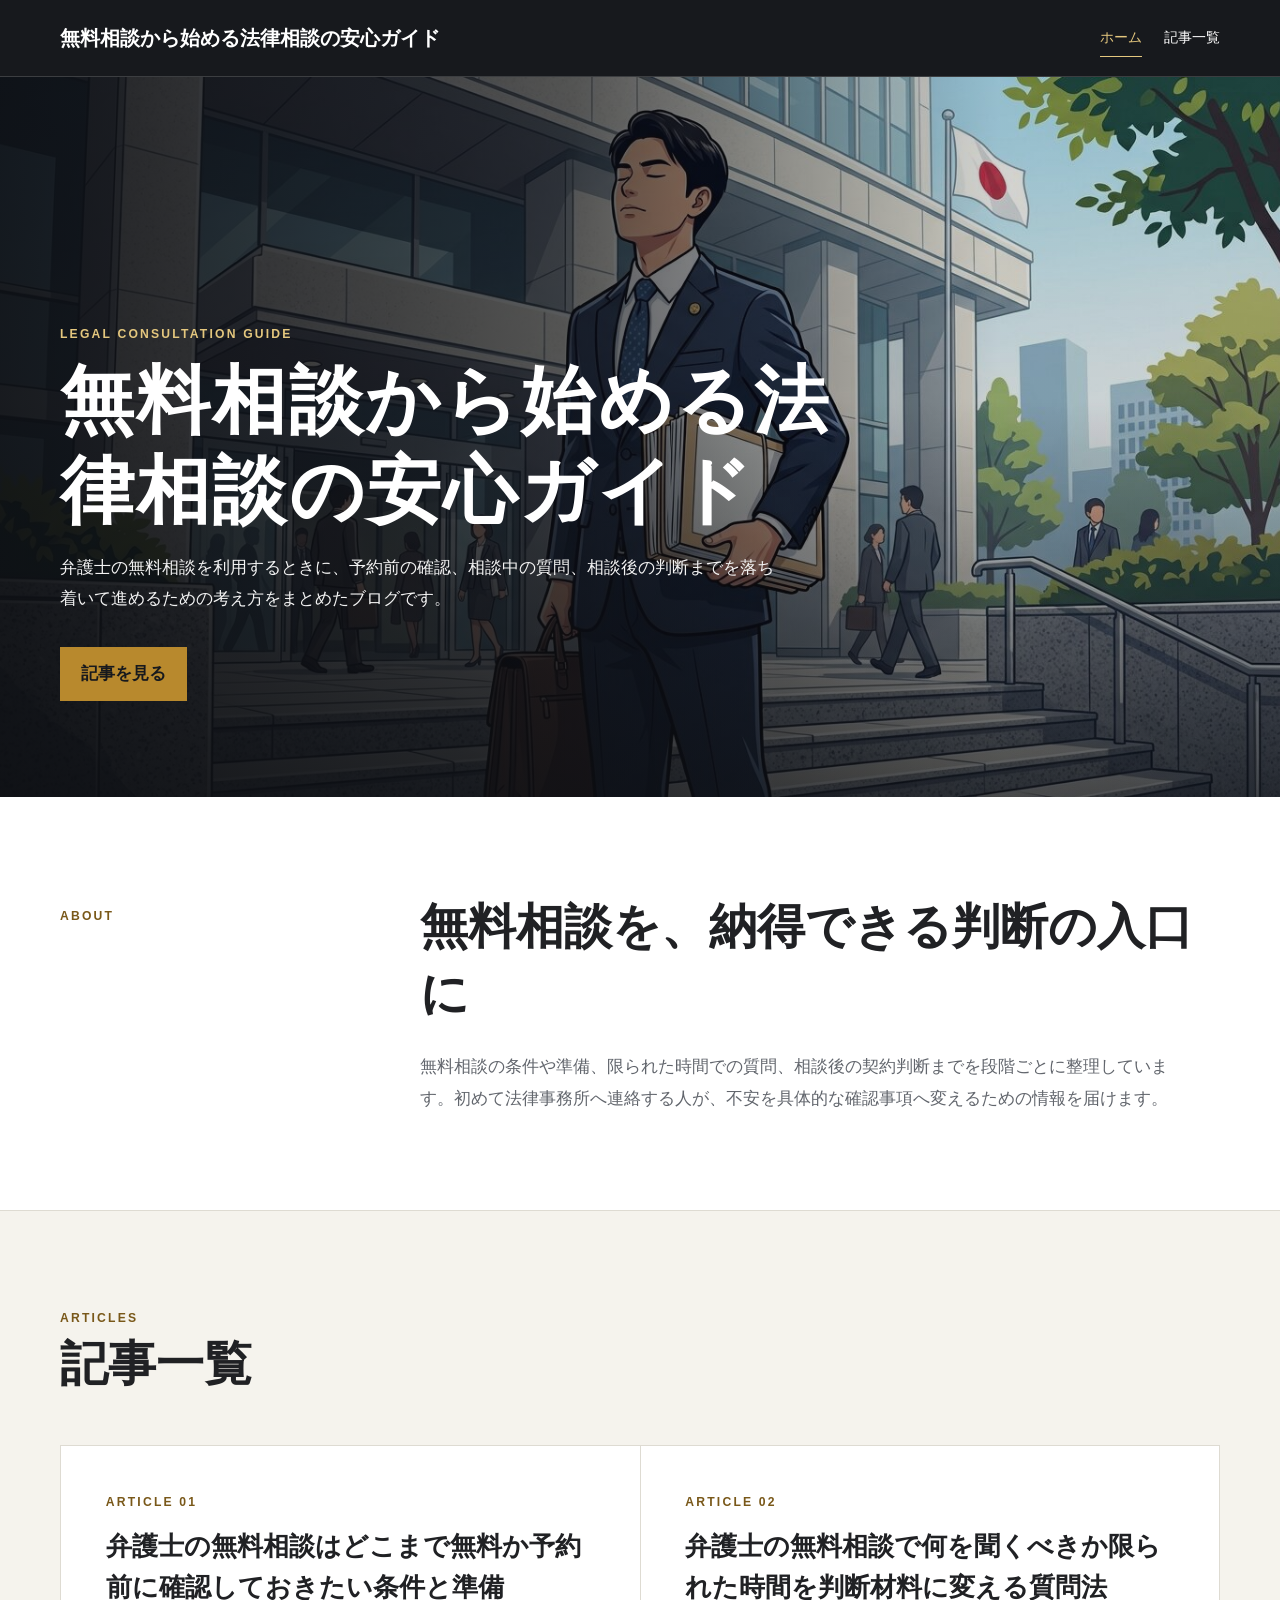
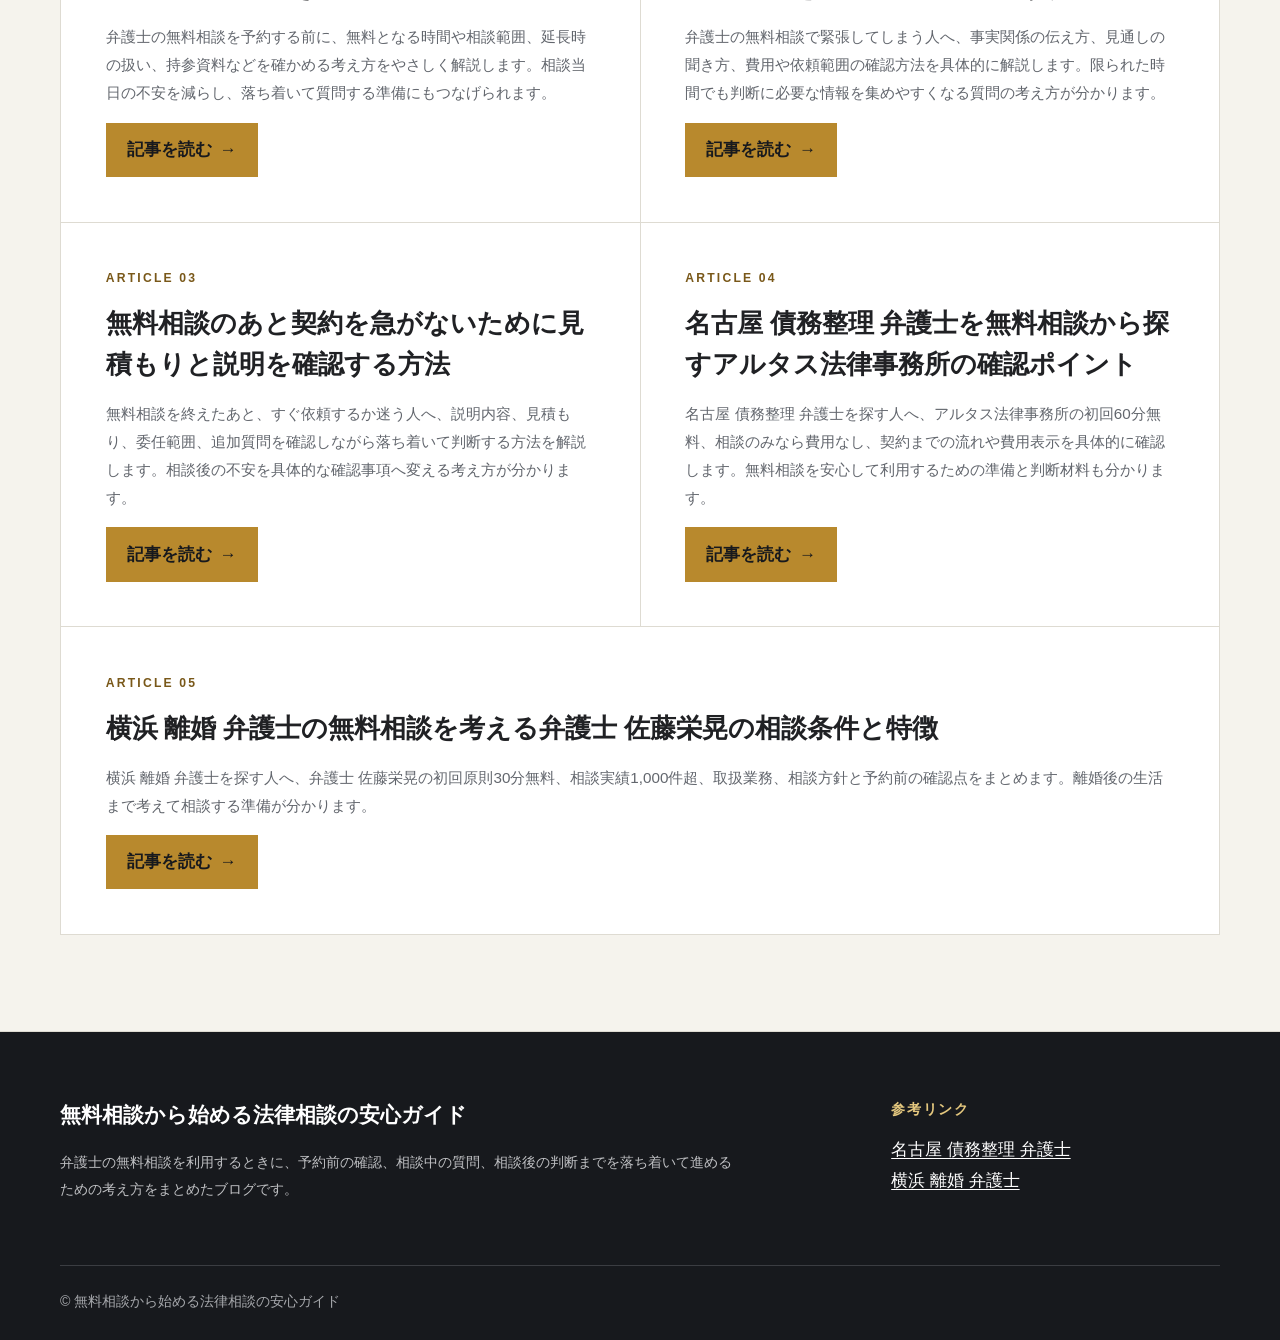
<file: index.html>
<!doctype html>
<html lang="ja">
<head>
  <meta charset="utf-8">
  <meta name="viewport" content="width=device-width, initial-scale=1">
  <title>無料相談から始める法律相談の安心ガイド</title>
  <meta name="description" content="弁護士の無料相談を利用するときに、予約前の確認、相談中の質問、相談後の判断までを落ち着いて進めるための考え方をまとめたブログです。">
  <meta name="keywords" content="弁護士相談,無料相談,法律相談,弁護士費用,法律事務所選び">
  <meta name="robots" content="index,follow">
  <meta property="og:title" content="無料相談から始める法律相談の安心ガイド">
  <meta property="og:description" content="弁護士の無料相談を利用するときに、予約前の確認、相談中の質問、相談後の判断までを落ち着いて進めるための考え方をまとめたブログです。">
  <meta property="og:type" content="website">
  <meta property="og:image" content="assets/images/hero.jpg">
  <meta name="twitter:card" content="summary_large_image">
  <meta name="twitter:title" content="無料相談から始める法律相談の安心ガイド">
  <meta name="twitter:description" content="弁護士の無料相談を利用するときに、予約前の確認、相談中の質問、相談後の判断までを落ち着いて進めるための考え方をまとめたブログです。">
  <link rel="stylesheet" href="assets/css/style.css">
</head>
<body>
  <a class="skip-link" href="#main">本文へ移動</a>
  <header class="site-header">
    <div class="header-inner">
      <a class="brand" href="index.html">無料相談から始める法律相談の安心ガイド</a>
      <nav aria-label="メインナビゲーション">
        <a href="index.html" aria-current="page">ホーム</a>
        <a href="index.html#articles">記事一覧</a>
      </nav>
    </div>
  </header>
  <main id="main">
    <section class="hero" aria-labelledby="hero-title">
      <img src="assets/images/hero.jpg" width="1376" height="768" alt="法律事務所の前で書類を持つ弁護士">
      <div class="hero-overlay"></div>
      <div class="hero-content">
        <p class="eyebrow">LEGAL CONSULTATION GUIDE</p>
        <h1 id="hero-title">無料相談から始める法律相談の安心ガイド</h1>
        <p>弁護士の無料相談を利用するときに、予約前の確認、相談中の質問、相談後の判断までを落ち着いて進めるための考え方をまとめたブログです。</p>
        <a class="hero-link" href="#articles">記事を見る</a>
      </div>
    </section>
    <section class="intro section-wrap" aria-labelledby="intro-title">
      <p class="section-label">ABOUT</p>
      <h2 id="intro-title">無料相談を、納得できる判断の入口に</h2>
      <p>無料相談の条件や準備、限られた時間での質問、相談後の契約判断までを段階ごとに整理しています。初めて法律事務所へ連絡する人が、不安を具体的な確認事項へ変えるための情報を届けます。</p>
    </section>
    <section class="articles-section" id="articles" aria-labelledby="articles-title">
      <div class="section-wrap">
        <p class="section-label">ARTICLES</p>
        <h2 id="articles-title">記事一覧</h2>
        <div class="article-grid">
          <article class="article-card">
          <p class="article-number">ARTICLE 01</p>
          <h2><a href="articles/article-01.html">弁護士の無料相談はどこまで無料か予約前に確認しておきたい条件と準備</a></h2>
          <p>弁護士の無料相談を予約する前に、無料となる時間や相談範囲、延長時の扱い、持参資料などを確かめる考え方をやさしく解説します。相談当日の不安を減らし、落ち着いて質問する準備にもつなげられます。</p>
          <a class="button" href="articles/article-01.html" aria-label="弁護士の無料相談はどこまで無料か予約前に確認しておきたい条件と準備を読む">記事を読む <span aria-hidden="true">→</span></a>
        </article><article class="article-card">
          <p class="article-number">ARTICLE 02</p>
          <h2><a href="articles/article-02.html">弁護士の無料相談で何を聞くべきか限られた時間を判断材料に変える質問法</a></h2>
          <p>弁護士の無料相談で緊張してしまう人へ、事実関係の伝え方、見通しの聞き方、費用や依頼範囲の確認方法を具体的に解説します。限られた時間でも判断に必要な情報を集めやすくなる質問の考え方が分かります。</p>
          <a class="button" href="articles/article-02.html" aria-label="弁護士の無料相談で何を聞くべきか限られた時間を判断材料に変える質問法を読む">記事を読む <span aria-hidden="true">→</span></a>
        </article><article class="article-card">
          <p class="article-number">ARTICLE 03</p>
          <h2><a href="articles/article-03.html">無料相談のあと契約を急がないために見積もりと説明を確認する方法</a></h2>
          <p>無料相談を終えたあと、すぐ依頼するか迷う人へ、説明内容、見積もり、委任範囲、追加質問を確認しながら落ち着いて判断する方法を解説します。相談後の不安を具体的な確認事項へ変える考え方が分かります。</p>
          <a class="button" href="articles/article-03.html" aria-label="無料相談のあと契約を急がないために見積もりと説明を確認する方法を読む">記事を読む <span aria-hidden="true">→</span></a>
        </article><article class="article-card">
          <p class="article-number">ARTICLE 04</p>
          <h2><a href="articles/article-04.html">名古屋 債務整理 弁護士を無料相談から探すアルタス法律事務所の確認ポイント</a></h2>
          <p>名古屋 債務整理 弁護士を探す人へ、アルタス法律事務所の初回60分無料、相談のみなら費用なし、契約までの流れや費用表示を具体的に確認します。無料相談を安心して利用するための準備と判断材料も分かります。</p>
          <a class="button" href="articles/article-04.html" aria-label="名古屋 債務整理 弁護士を無料相談から探すアルタス法律事務所の確認ポイントを読む">記事を読む <span aria-hidden="true">→</span></a>
        </article><article class="article-card">
          <p class="article-number">ARTICLE 05</p>
          <h2><a href="articles/article-05.html">横浜 離婚 弁護士の無料相談を考える弁護士 佐藤栄晃の相談条件と特徴</a></h2>
          <p>横浜 離婚 弁護士を探す人へ、弁護士 佐藤栄晃の初回原則30分無料、相談実績1,000件超、取扱業務、相談方針と予約前の確認点をまとめます。離婚後の生活まで考えて相談する準備が分かります。</p>
          <a class="button" href="articles/article-05.html" aria-label="横浜 離婚 弁護士の無料相談を考える弁護士 佐藤栄晃の相談条件と特徴を読む">記事を読む <span aria-hidden="true">→</span></a>
        </article>
        </div>
      </div>
    </section>
  </main>
  <footer class="site-footer">
    <div class="footer-inner">
      <div>
        <p class="footer-title">無料相談から始める法律相談の安心ガイド</p>
        <p>弁護士の無料相談を利用するときに、予約前の確認、相談中の質問、相談後の判断までを落ち着いて進めるための考え方をまとめたブログです。</p>
      </div>
      <nav aria-label="参考リンク">
        <h2>参考リンク</h2>
        <ul>
          <li><a href="https://altus-law.jp/saimuseiri" title="名古屋 債務整理 弁護士">名古屋 債務整理 弁護士</a></li>
          <li><a href="https://step.hsato-lawyer.jp/" title="横浜 離婚 弁護士">横浜 離婚 弁護士</a></li>
        </ul>
      </nav>
    </div>
    <p class="copyright"><small>&copy; 無料相談から始める法律相談の安心ガイド</small></p>
  </footer>
</body>
</html>
</file>
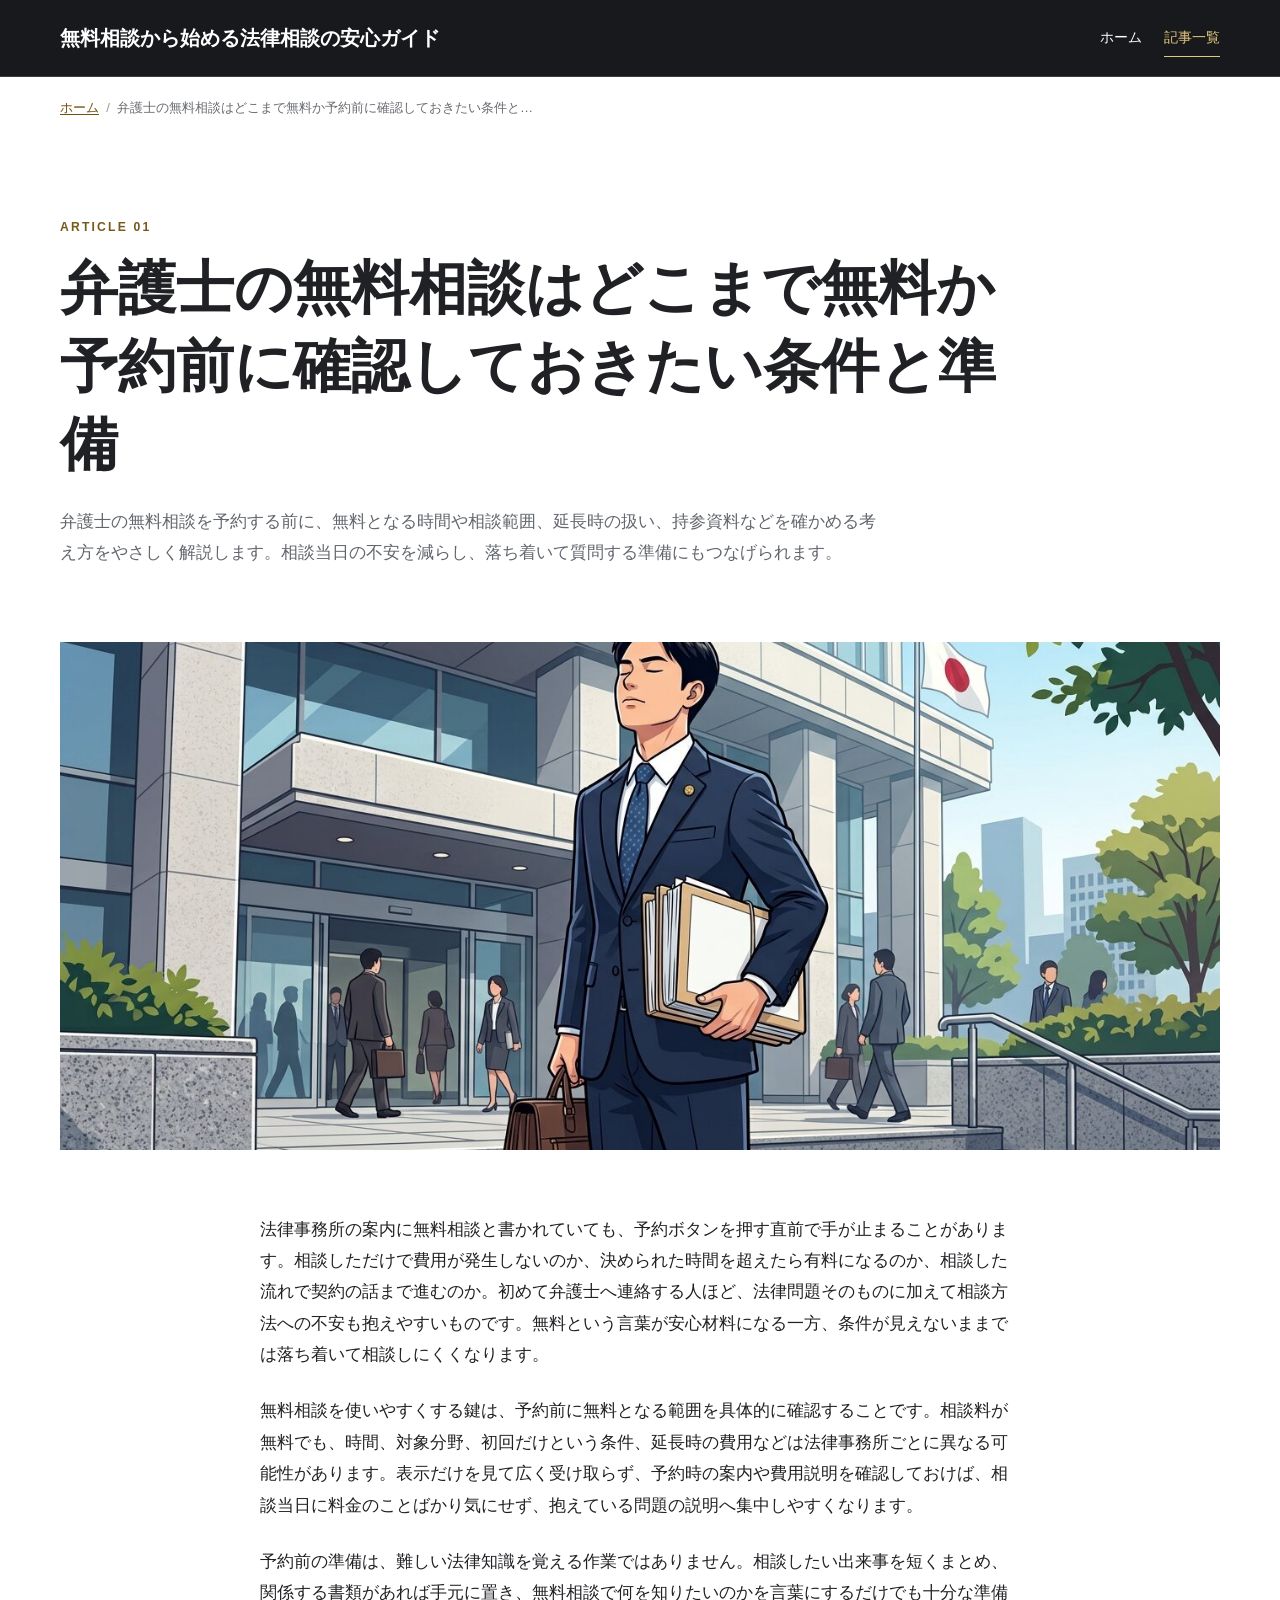
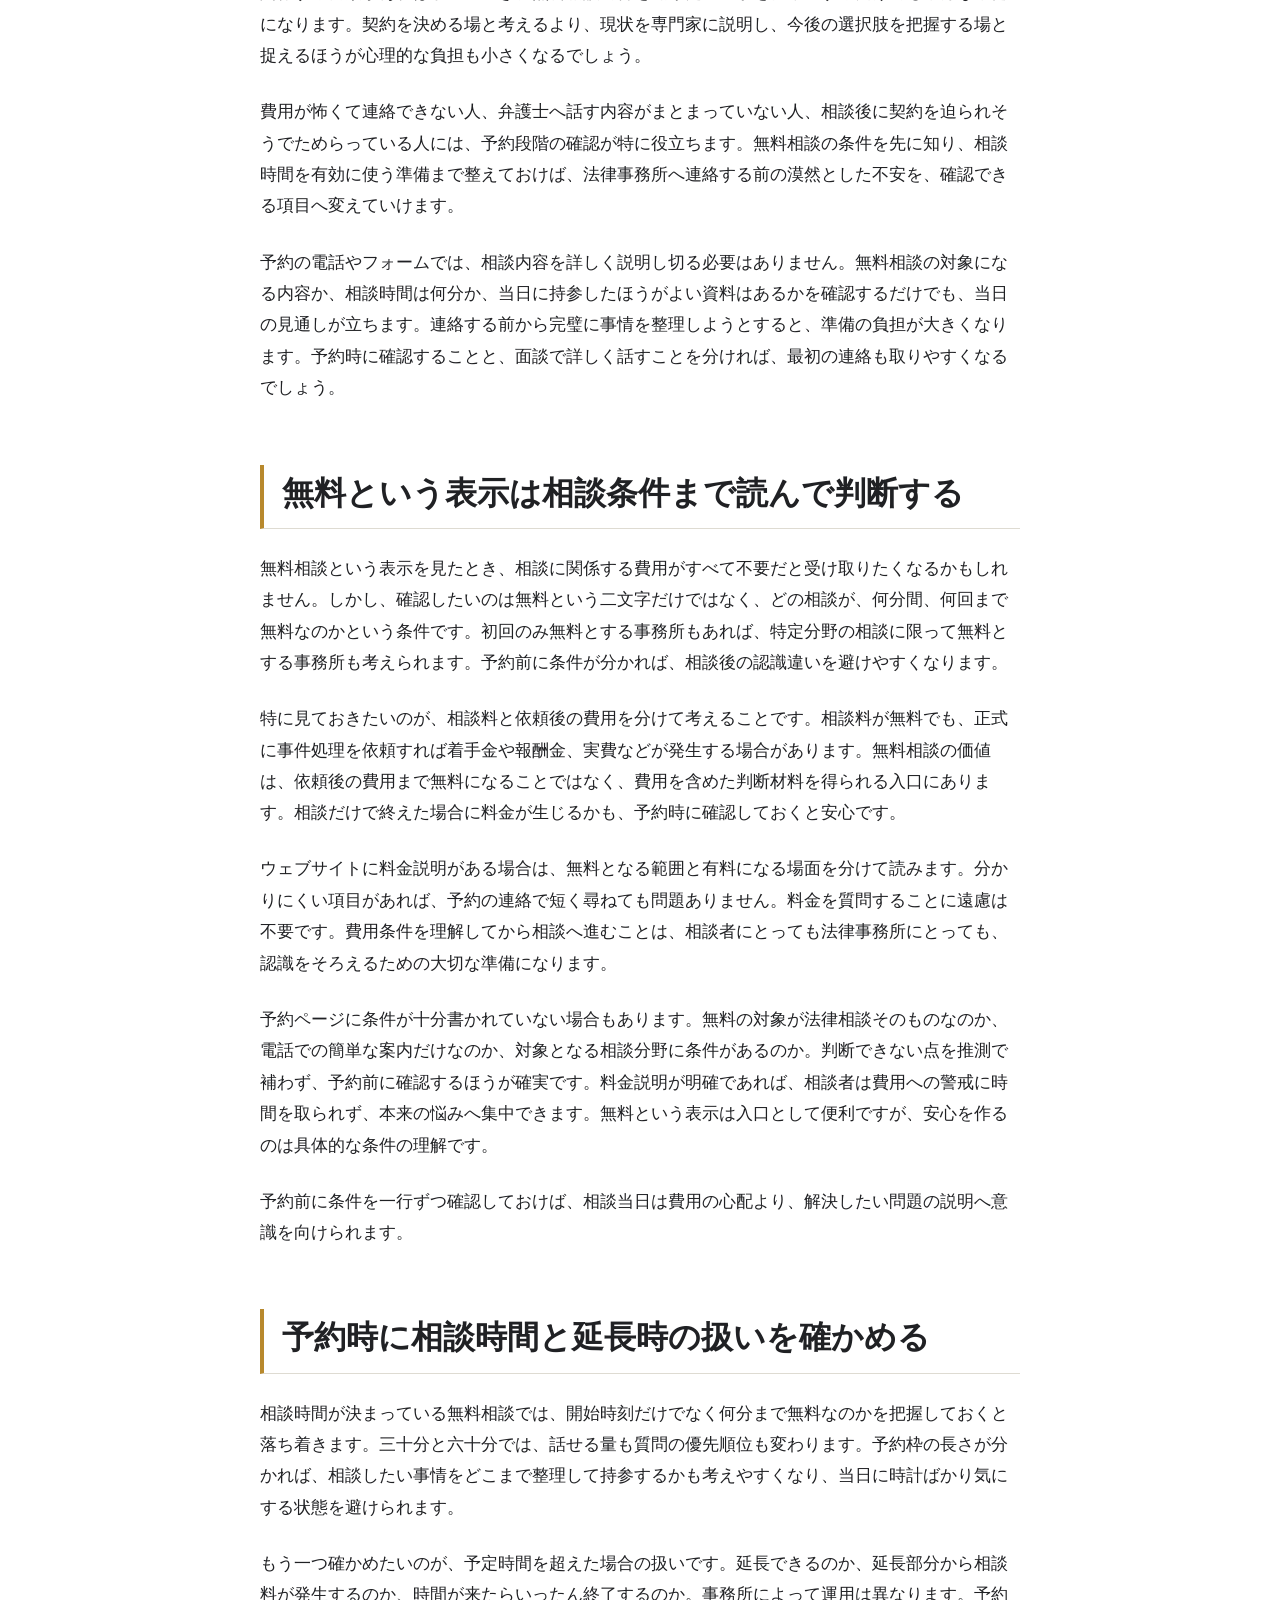
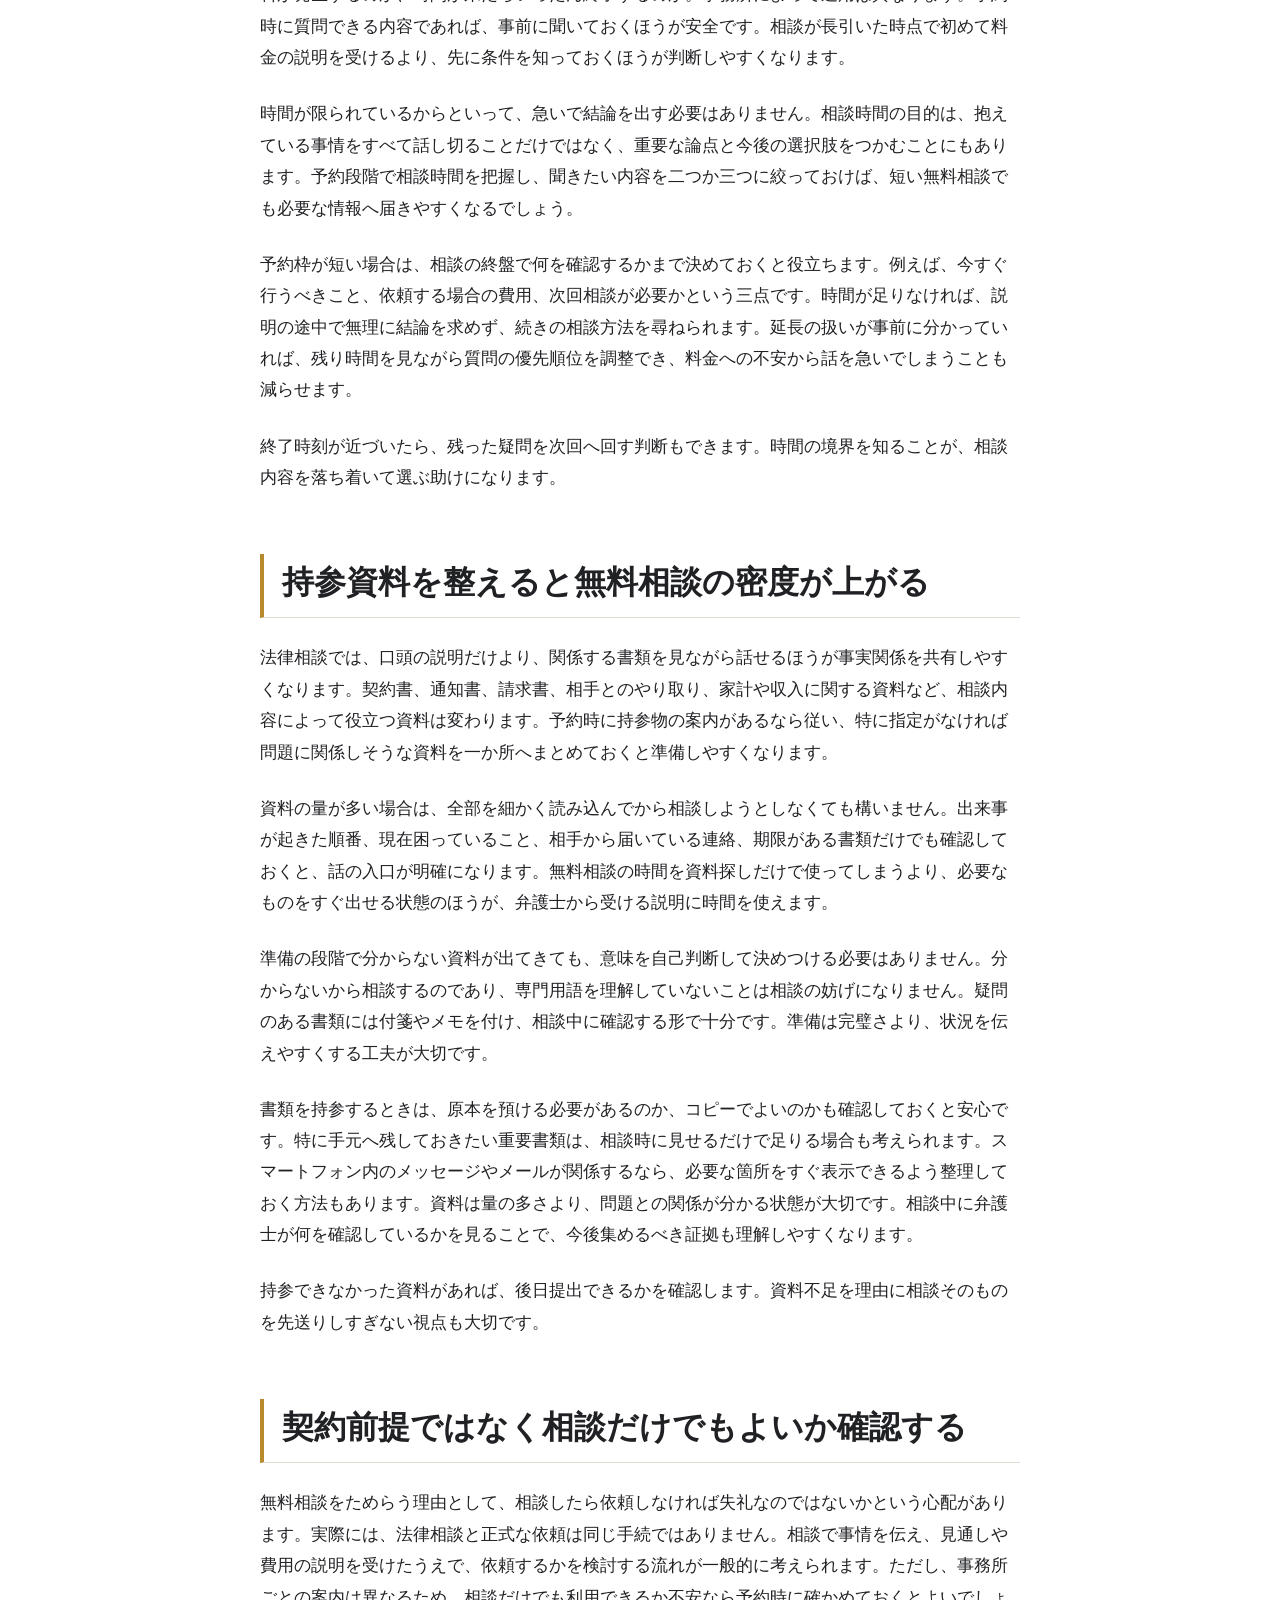
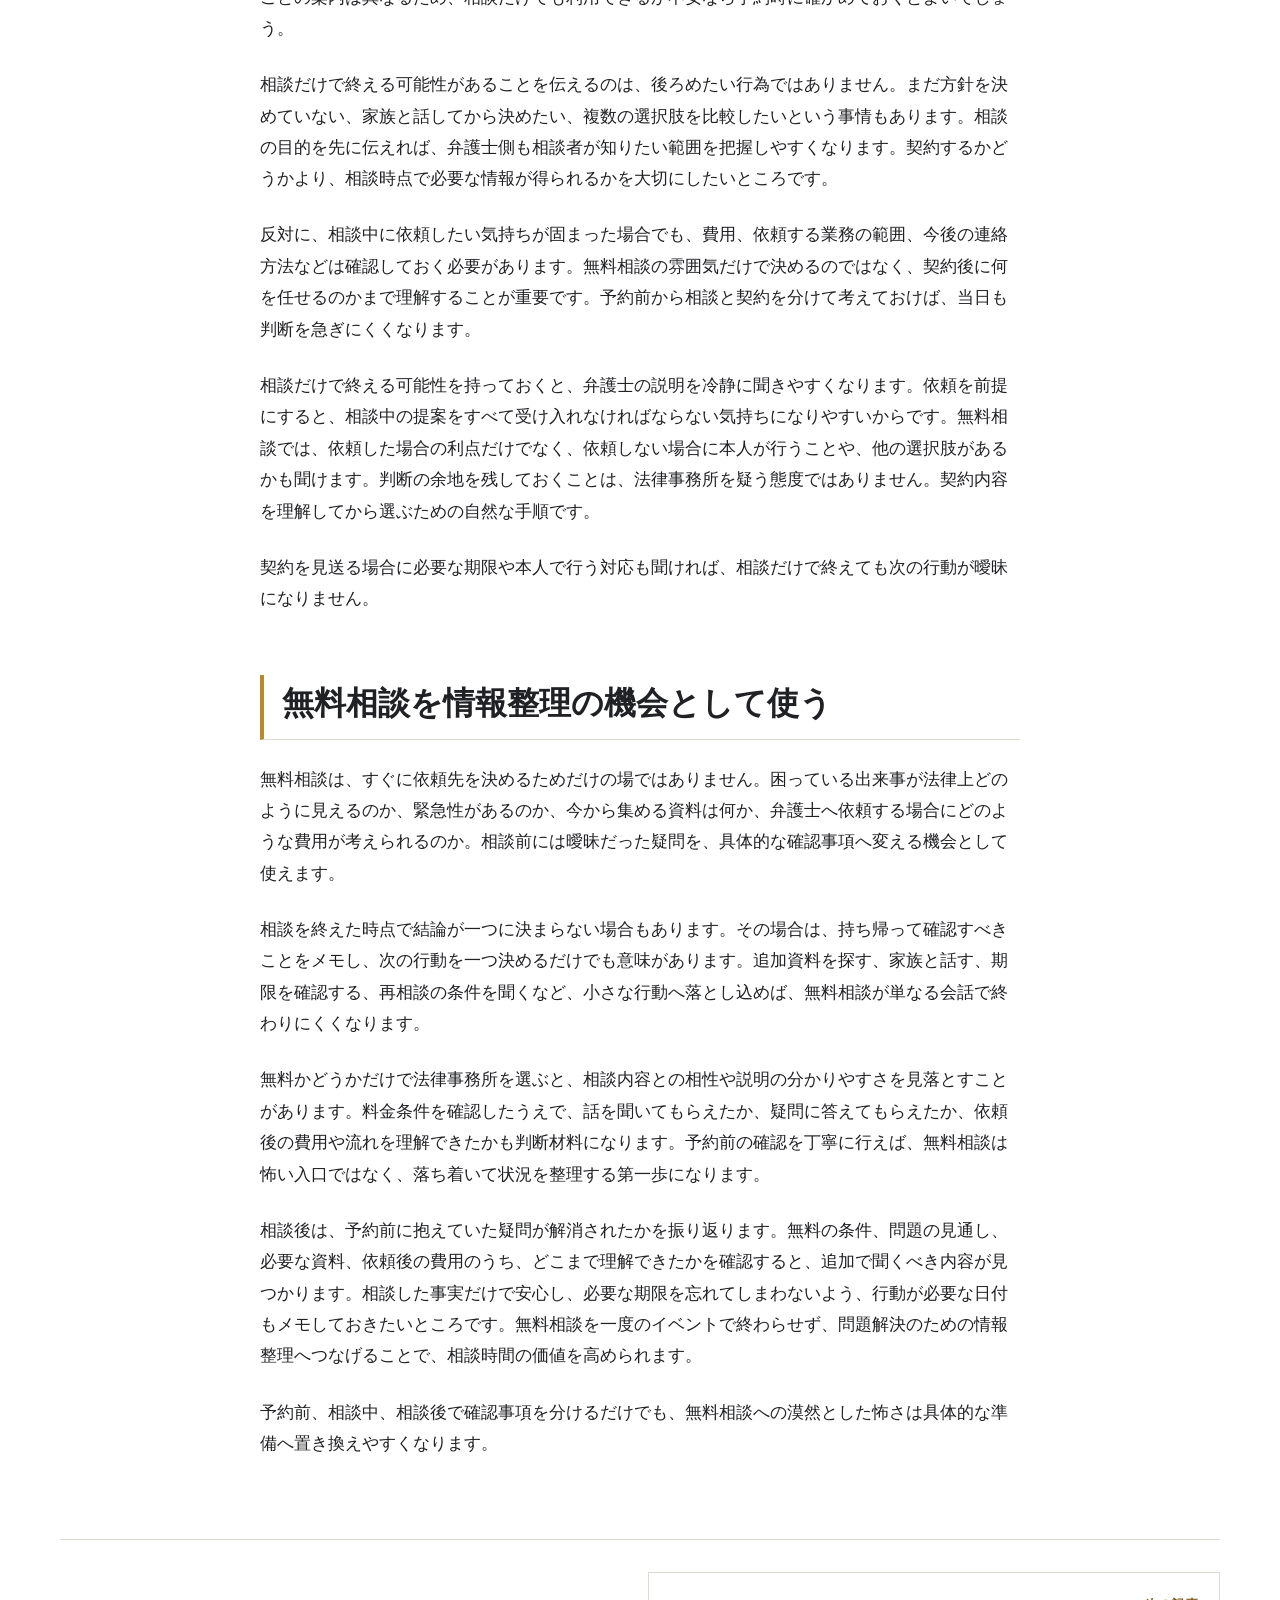
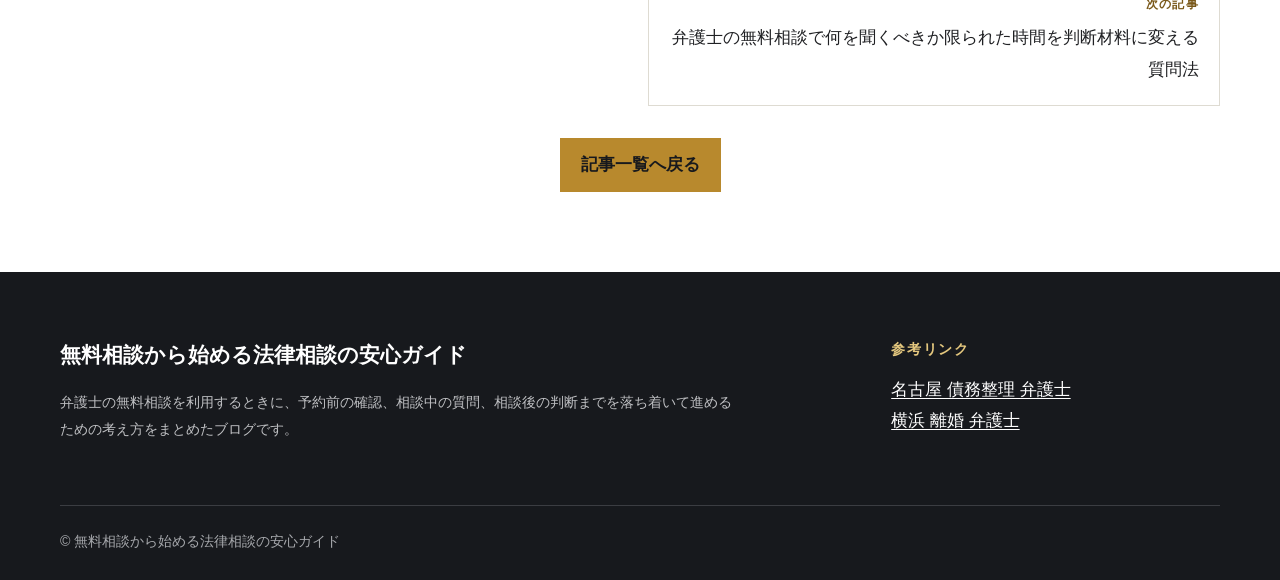
<file: articles/article-01.html>
<!doctype html>
<html lang="ja">
<head>
  <meta charset="utf-8">
  <meta name="viewport" content="width=device-width, initial-scale=1">
  <title>弁護士の無料相談はどこまで無料か予約前に確認しておきたい条件と準備 | 無料相談から始める法律相談の安心ガイド</title>
  <meta name="description" content="弁護士の無料相談を予約する前に、無料となる時間や相談範囲、延長時の扱い、持参資料などを確かめる考え方をやさしく解説します。相談当日の不安を減らし、落ち着いて質問する準備にもつなげられます。">
  <meta name="keywords" content="弁護士相談,無料相談,法律相談,相談予約,相談料,弁護士費用,初回相談,相談準備,法律事務所選び,相談時間">
  <meta name="robots" content="index,follow">
  <meta property="og:title" content="弁護士の無料相談はどこまで無料か予約前に確認しておきたい条件と準備 | 無料相談から始める法律相談の安心ガイド">
  <meta property="og:description" content="弁護士の無料相談を予約する前に、無料となる時間や相談範囲、延長時の扱い、持参資料などを確かめる考え方をやさしく解説します。相談当日の不安を減らし、落ち着いて質問する準備にもつなげられます。">
  <meta property="og:type" content="website">
  <meta property="og:image" content="../assets/images/hero.jpg">
  <meta name="twitter:card" content="summary_large_image">
  <meta name="twitter:title" content="弁護士の無料相談はどこまで無料か予約前に確認しておきたい条件と準備 | 無料相談から始める法律相談の安心ガイド">
  <meta name="twitter:description" content="弁護士の無料相談を予約する前に、無料となる時間や相談範囲、延長時の扱い、持参資料などを確かめる考え方をやさしく解説します。相談当日の不安を減らし、落ち着いて質問する準備にもつなげられます。">
  <link rel="stylesheet" href="../assets/css/style.css">
</head>
<body>
  <a class="skip-link" href="#main">本文へ移動</a>
  <header class="site-header">
    <div class="header-inner">
      <a class="brand" href="../index.html">無料相談から始める法律相談の安心ガイド</a>
      <nav aria-label="メインナビゲーション">
        <a href="../index.html">ホーム</a>
        <a href="../index.html#articles" aria-current="page">記事一覧</a>
      </nav>
    </div>
  </header>
  <main id="main">
    <nav class="breadcrumb section-wrap" aria-label="パンくずリスト">
      <ol><li><a href="../index.html">ホーム</a></li><li aria-current="page">弁護士の無料相談はどこまで無料か予約前に確認しておきたい条件と準備</li></ol>
    </nav>
    <article class="article-page">
      <header class="article-heading section-wrap">
        <p class="article-number">ARTICLE 01</p>
        <h1>弁護士の無料相談はどこまで無料か予約前に確認しておきたい条件と準備</h1>
        <p class="lead">弁護士の無料相談を予約する前に、無料となる時間や相談範囲、延長時の扱い、持参資料などを確かめる考え方をやさしく解説します。相談当日の不安を減らし、落ち着いて質問する準備にもつなげられます。</p>
      </header>
      <figure class="article-hero section-wrap">
        <img src="../assets/images/hero.jpg" width="1376" height="768" alt="法律事務所の前で書類を持つ弁護士">
      </figure>
      <div class="article-body">
        <p>法律事務所の案内に無料相談と書かれていても、予約ボタンを押す直前で手が止まることがあります。相談しただけで費用が発生しないのか、決められた時間を超えたら有料になるのか、相談した流れで契約の話まで進むのか。初めて弁護士へ連絡する人ほど、法律問題そのものに加えて相談方法への不安も抱えやすいものです。無料という言葉が安心材料になる一方、条件が見えないままでは落ち着いて相談しにくくなります。</p>

<p>無料相談を使いやすくする鍵は、予約前に無料となる範囲を具体的に確認することです。相談料が無料でも、時間、対象分野、初回だけという条件、延長時の費用などは法律事務所ごとに異なる可能性があります。表示だけを見て広く受け取らず、予約時の案内や費用説明を確認しておけば、相談当日に料金のことばかり気にせず、抱えている問題の説明へ集中しやすくなります。</p>

<p>予約前の準備は、難しい法律知識を覚える作業ではありません。相談したい出来事を短くまとめ、関係する書類があれば手元に置き、無料相談で何を知りたいのかを言葉にするだけでも十分な準備になります。契約を決める場と考えるより、現状を専門家に説明し、今後の選択肢を把握する場と捉えるほうが心理的な負担も小さくなるでしょう。</p>

<p>費用が怖くて連絡できない人、弁護士へ話す内容がまとまっていない人、相談後に契約を迫られそうでためらっている人には、予約段階の確認が特に役立ちます。無料相談の条件を先に知り、相談時間を有効に使う準備まで整えておけば、法律事務所へ連絡する前の漠然とした不安を、確認できる項目へ変えていけます。</p>

<p>予約の電話やフォームでは、相談内容を詳しく説明し切る必要はありません。無料相談の対象になる内容か、相談時間は何分か、当日に持参したほうがよい資料はあるかを確認するだけでも、当日の見通しが立ちます。連絡する前から完璧に事情を整理しようとすると、準備の負担が大きくなります。予約時に確認することと、面談で詳しく話すことを分ければ、最初の連絡も取りやすくなるでしょう。</p>

<h2>無料という表示は相談条件まで読んで判断する</h2>

<p>無料相談という表示を見たとき、相談に関係する費用がすべて不要だと受け取りたくなるかもしれません。しかし、確認したいのは無料という二文字だけではなく、どの相談が、何分間、何回まで無料なのかという条件です。初回のみ無料とする事務所もあれば、特定分野の相談に限って無料とする事務所も考えられます。予約前に条件が分かれば、相談後の認識違いを避けやすくなります。</p>

<p>特に見ておきたいのが、相談料と依頼後の費用を分けて考えることです。相談料が無料でも、正式に事件処理を依頼すれば着手金や報酬金、実費などが発生する場合があります。無料相談の価値は、依頼後の費用まで無料になることではなく、費用を含めた判断材料を得られる入口にあります。相談だけで終えた場合に料金が生じるかも、予約時に確認しておくと安心です。</p>

<p>ウェブサイトに料金説明がある場合は、無料となる範囲と有料になる場面を分けて読みます。分かりにくい項目があれば、予約の連絡で短く尋ねても問題ありません。料金を質問することに遠慮は不要です。費用条件を理解してから相談へ進むことは、相談者にとっても法律事務所にとっても、認識をそろえるための大切な準備になります。</p>

<p>予約ページに条件が十分書かれていない場合もあります。無料の対象が法律相談そのものなのか、電話での簡単な案内だけなのか、対象となる相談分野に条件があるのか。判断できない点を推測で補わず、予約前に確認するほうが確実です。料金説明が明確であれば、相談者は費用への警戒に時間を取られず、本来の悩みへ集中できます。無料という表示は入口として便利ですが、安心を作るのは具体的な条件の理解です。</p>

<p>予約前に条件を一行ずつ確認しておけば、相談当日は費用の心配より、解決したい問題の説明へ意識を向けられます。</p>

<h2>予約時に相談時間と延長時の扱いを確かめる</h2>

<p>相談時間が決まっている無料相談では、開始時刻だけでなく何分まで無料なのかを把握しておくと落ち着きます。三十分と六十分では、話せる量も質問の優先順位も変わります。予約枠の長さが分かれば、相談したい事情をどこまで整理して持参するかも考えやすくなり、当日に時計ばかり気にする状態を避けられます。</p>

<p>もう一つ確かめたいのが、予定時間を超えた場合の扱いです。延長できるのか、延長部分から相談料が発生するのか、時間が来たらいったん終了するのか。事務所によって運用は異なります。予約時に質問できる内容であれば、事前に聞いておくほうが安全です。相談が長引いた時点で初めて料金の説明を受けるより、先に条件を知っておくほうが判断しやすくなります。</p>

<p>時間が限られているからといって、急いで結論を出す必要はありません。相談時間の目的は、抱えている事情をすべて話し切ることだけではなく、重要な論点と今後の選択肢をつかむことにもあります。予約段階で相談時間を把握し、聞きたい内容を二つか三つに絞っておけば、短い無料相談でも必要な情報へ届きやすくなるでしょう。</p>

<p>予約枠が短い場合は、相談の終盤で何を確認するかまで決めておくと役立ちます。例えば、今すぐ行うべきこと、依頼する場合の費用、次回相談が必要かという三点です。時間が足りなければ、説明の途中で無理に結論を求めず、続きの相談方法を尋ねられます。延長の扱いが事前に分かっていれば、残り時間を見ながら質問の優先順位を調整でき、料金への不安から話を急いでしまうことも減らせます。</p>

<p>終了時刻が近づいたら、残った疑問を次回へ回す判断もできます。時間の境界を知ることが、相談内容を落ち着いて選ぶ助けになります。</p>

<h2>持参資料を整えると無料相談の密度が上がる</h2>

<p>法律相談では、口頭の説明だけより、関係する書類を見ながら話せるほうが事実関係を共有しやすくなります。契約書、通知書、請求書、相手とのやり取り、家計や収入に関する資料など、相談内容によって役立つ資料は変わります。予約時に持参物の案内があるなら従い、特に指定がなければ問題に関係しそうな資料を一か所へまとめておくと準備しやすくなります。</p>

<p>資料の量が多い場合は、全部を細かく読み込んでから相談しようとしなくても構いません。出来事が起きた順番、現在困っていること、相手から届いている連絡、期限がある書類だけでも確認しておくと、話の入口が明確になります。無料相談の時間を資料探しだけで使ってしまうより、必要なものをすぐ出せる状態のほうが、弁護士から受ける説明に時間を使えます。</p>

<p>準備の段階で分からない資料が出てきても、意味を自己判断して決めつける必要はありません。分からないから相談するのであり、専門用語を理解していないことは相談の妨げになりません。疑問のある書類には付箋やメモを付け、相談中に確認する形で十分です。準備は完璧さより、状況を伝えやすくする工夫が大切です。</p>

<p>書類を持参するときは、原本を預ける必要があるのか、コピーでよいのかも確認しておくと安心です。特に手元へ残しておきたい重要書類は、相談時に見せるだけで足りる場合も考えられます。スマートフォン内のメッセージやメールが関係するなら、必要な箇所をすぐ表示できるよう整理しておく方法もあります。資料は量の多さより、問題との関係が分かる状態が大切です。相談中に弁護士が何を確認しているかを見ることで、今後集めるべき証拠も理解しやすくなります。</p>

<p>持参できなかった資料があれば、後日提出できるかを確認します。資料不足を理由に相談そのものを先送りしすぎない視点も大切です。</p>

<h2>契約前提ではなく相談だけでもよいか確認する</h2>

<p>無料相談をためらう理由として、相談したら依頼しなければ失礼なのではないかという心配があります。実際には、法律相談と正式な依頼は同じ手続ではありません。相談で事情を伝え、見通しや費用の説明を受けたうえで、依頼するかを検討する流れが一般的に考えられます。ただし、事務所ごとの案内は異なるため、相談だけでも利用できるか不安なら予約時に確かめておくとよいでしょう。</p>

<p>相談だけで終える可能性があることを伝えるのは、後ろめたい行為ではありません。まだ方針を決めていない、家族と話してから決めたい、複数の選択肢を比較したいという事情もあります。相談の目的を先に伝えれば、弁護士側も相談者が知りたい範囲を把握しやすくなります。契約するかどうかより、相談時点で必要な情報が得られるかを大切にしたいところです。</p>

<p>反対に、相談中に依頼したい気持ちが固まった場合でも、費用、依頼する業務の範囲、今後の連絡方法などは確認しておく必要があります。無料相談の雰囲気だけで決めるのではなく、契約後に何を任せるのかまで理解することが重要です。予約前から相談と契約を分けて考えておけば、当日も判断を急ぎにくくなります。</p>

<p>相談だけで終える可能性を持っておくと、弁護士の説明を冷静に聞きやすくなります。依頼を前提にすると、相談中の提案をすべて受け入れなければならない気持ちになりやすいからです。無料相談では、依頼した場合の利点だけでなく、依頼しない場合に本人が行うことや、他の選択肢があるかも聞けます。判断の余地を残しておくことは、法律事務所を疑う態度ではありません。契約内容を理解してから選ぶための自然な手順です。</p>

<p>契約を見送る場合に必要な期限や本人で行う対応も聞ければ、相談だけで終えても次の行動が曖昧になりません。</p>

<h2>無料相談を情報整理の機会として使う</h2>

<p>無料相談は、すぐに依頼先を決めるためだけの場ではありません。困っている出来事が法律上どのように見えるのか、緊急性があるのか、今から集める資料は何か、弁護士へ依頼する場合にどのような費用が考えられるのか。相談前には曖昧だった疑問を、具体的な確認事項へ変える機会として使えます。</p>

<p>相談を終えた時点で結論が一つに決まらない場合もあります。その場合は、持ち帰って確認すべきことをメモし、次の行動を一つ決めるだけでも意味があります。追加資料を探す、家族と話す、期限を確認する、再相談の条件を聞くなど、小さな行動へ落とし込めば、無料相談が単なる会話で終わりにくくなります。</p>

<p>無料かどうかだけで法律事務所を選ぶと、相談内容との相性や説明の分かりやすさを見落とすことがあります。料金条件を確認したうえで、話を聞いてもらえたか、疑問に答えてもらえたか、依頼後の費用や流れを理解できたかも判断材料になります。予約前の確認を丁寧に行えば、無料相談は怖い入口ではなく、落ち着いて状況を整理する第一歩になります。</p>

<p>相談後は、予約前に抱えていた疑問が解消されたかを振り返ります。無料の条件、問題の見通し、必要な資料、依頼後の費用のうち、どこまで理解できたかを確認すると、追加で聞くべき内容が見つかります。相談した事実だけで安心し、必要な期限を忘れてしまわないよう、行動が必要な日付もメモしておきたいところです。無料相談を一度のイベントで終わらせず、問題解決のための情報整理へつなげることで、相談時間の価値を高められます。</p>

<p>予約前、相談中、相談後で確認事項を分けるだけでも、無料相談への漠然とした怖さは具体的な準備へ置き換えやすくなります。</p>
      </div>
    </article>
    <nav class="post-nav section-wrap" aria-label="前後の記事">
      <a class="next" href="article-02.html"><span>次の記事</span>弁護士の無料相談で何を聞くべきか限られた時間を判断材料に変える質問法</a>
    </nav>
    <p class="back-link section-wrap"><a class="button" href="../index.html#articles">記事一覧へ戻る</a></p>
  </main>
  <footer class="site-footer">
    <div class="footer-inner">
      <div>
        <p class="footer-title">無料相談から始める法律相談の安心ガイド</p>
        <p>弁護士の無料相談を利用するときに、予約前の確認、相談中の質問、相談後の判断までを落ち着いて進めるための考え方をまとめたブログです。</p>
      </div>
      <nav aria-label="参考リンク">
        <h2>参考リンク</h2>
        <ul>
          <li><a href="https://altus-law.jp/saimuseiri" title="名古屋 債務整理 弁護士">名古屋 債務整理 弁護士</a></li>
          <li><a href="https://step.hsato-lawyer.jp/" title="横浜 離婚 弁護士">横浜 離婚 弁護士</a></li>
        </ul>
      </nav>
    </div>
    <p class="copyright"><small>&copy; 無料相談から始める法律相談の安心ガイド</small></p>
  </footer>
</body>
</html>
</file>
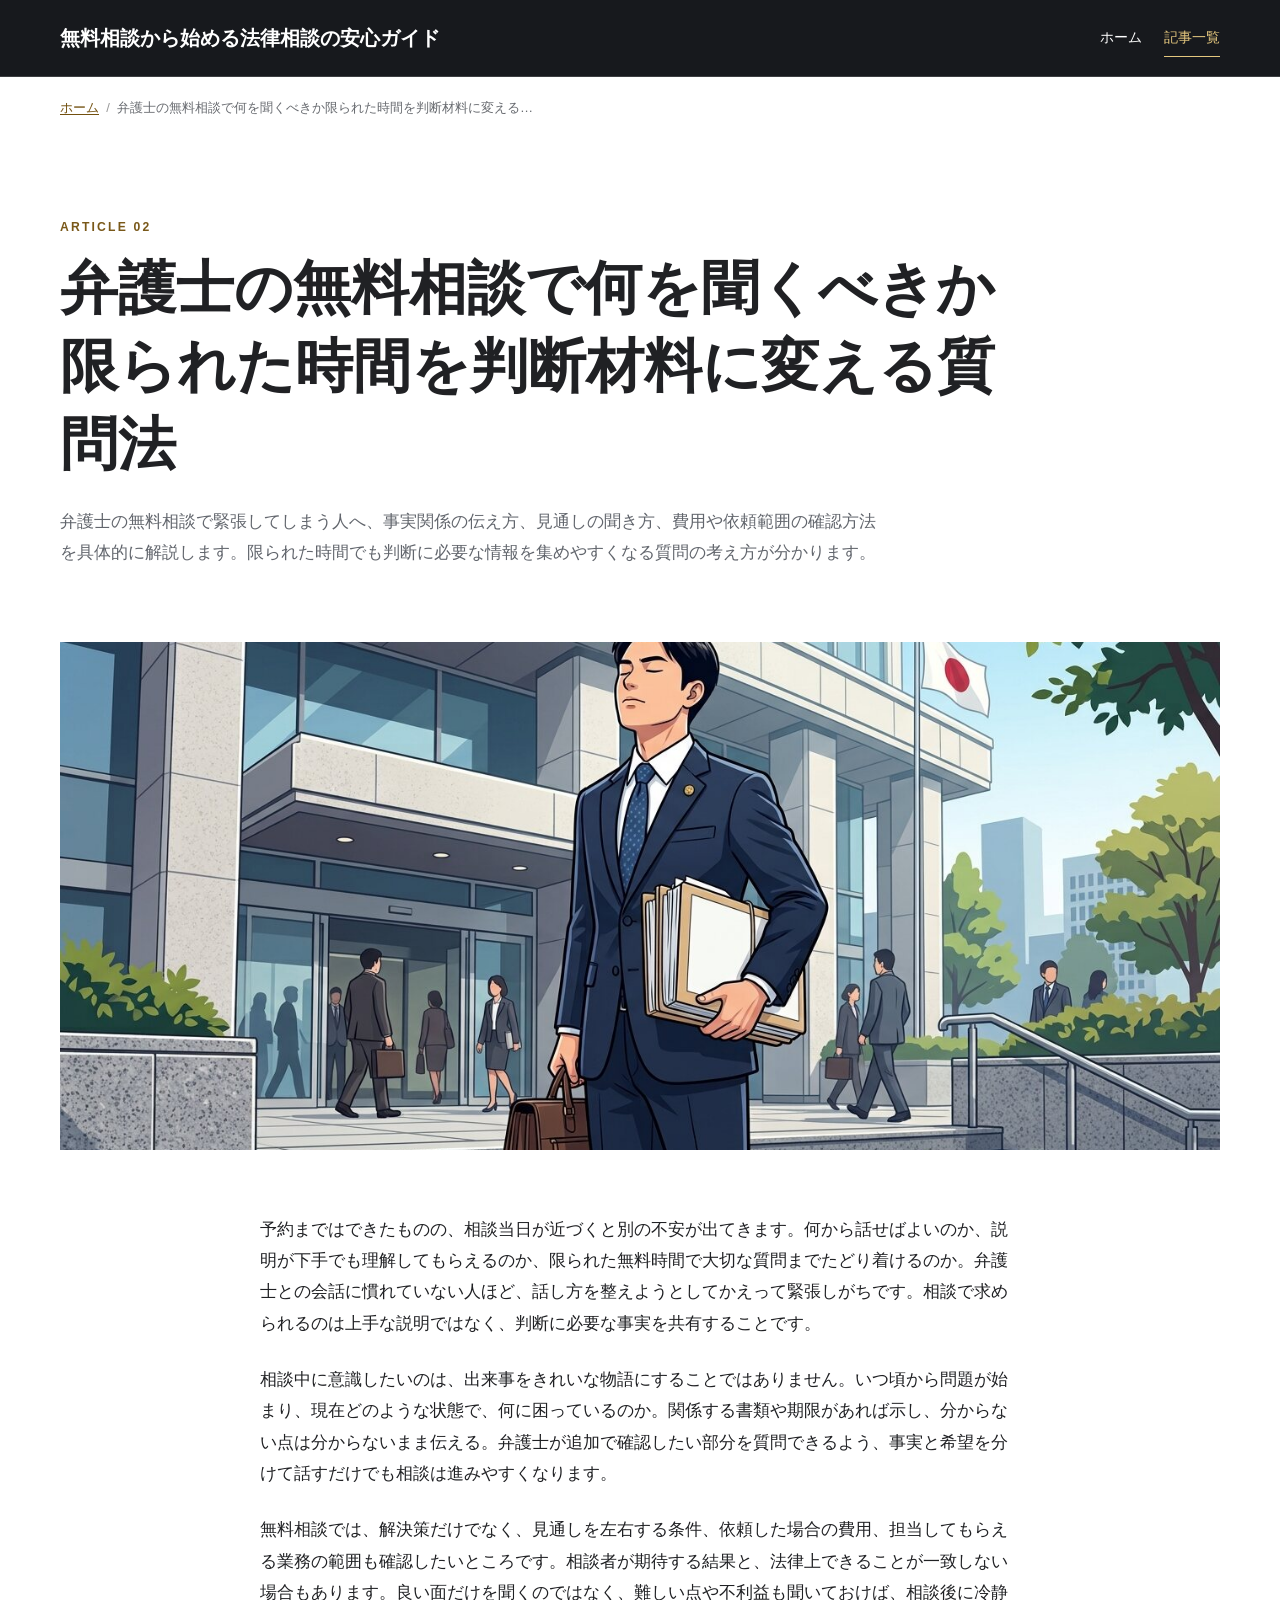
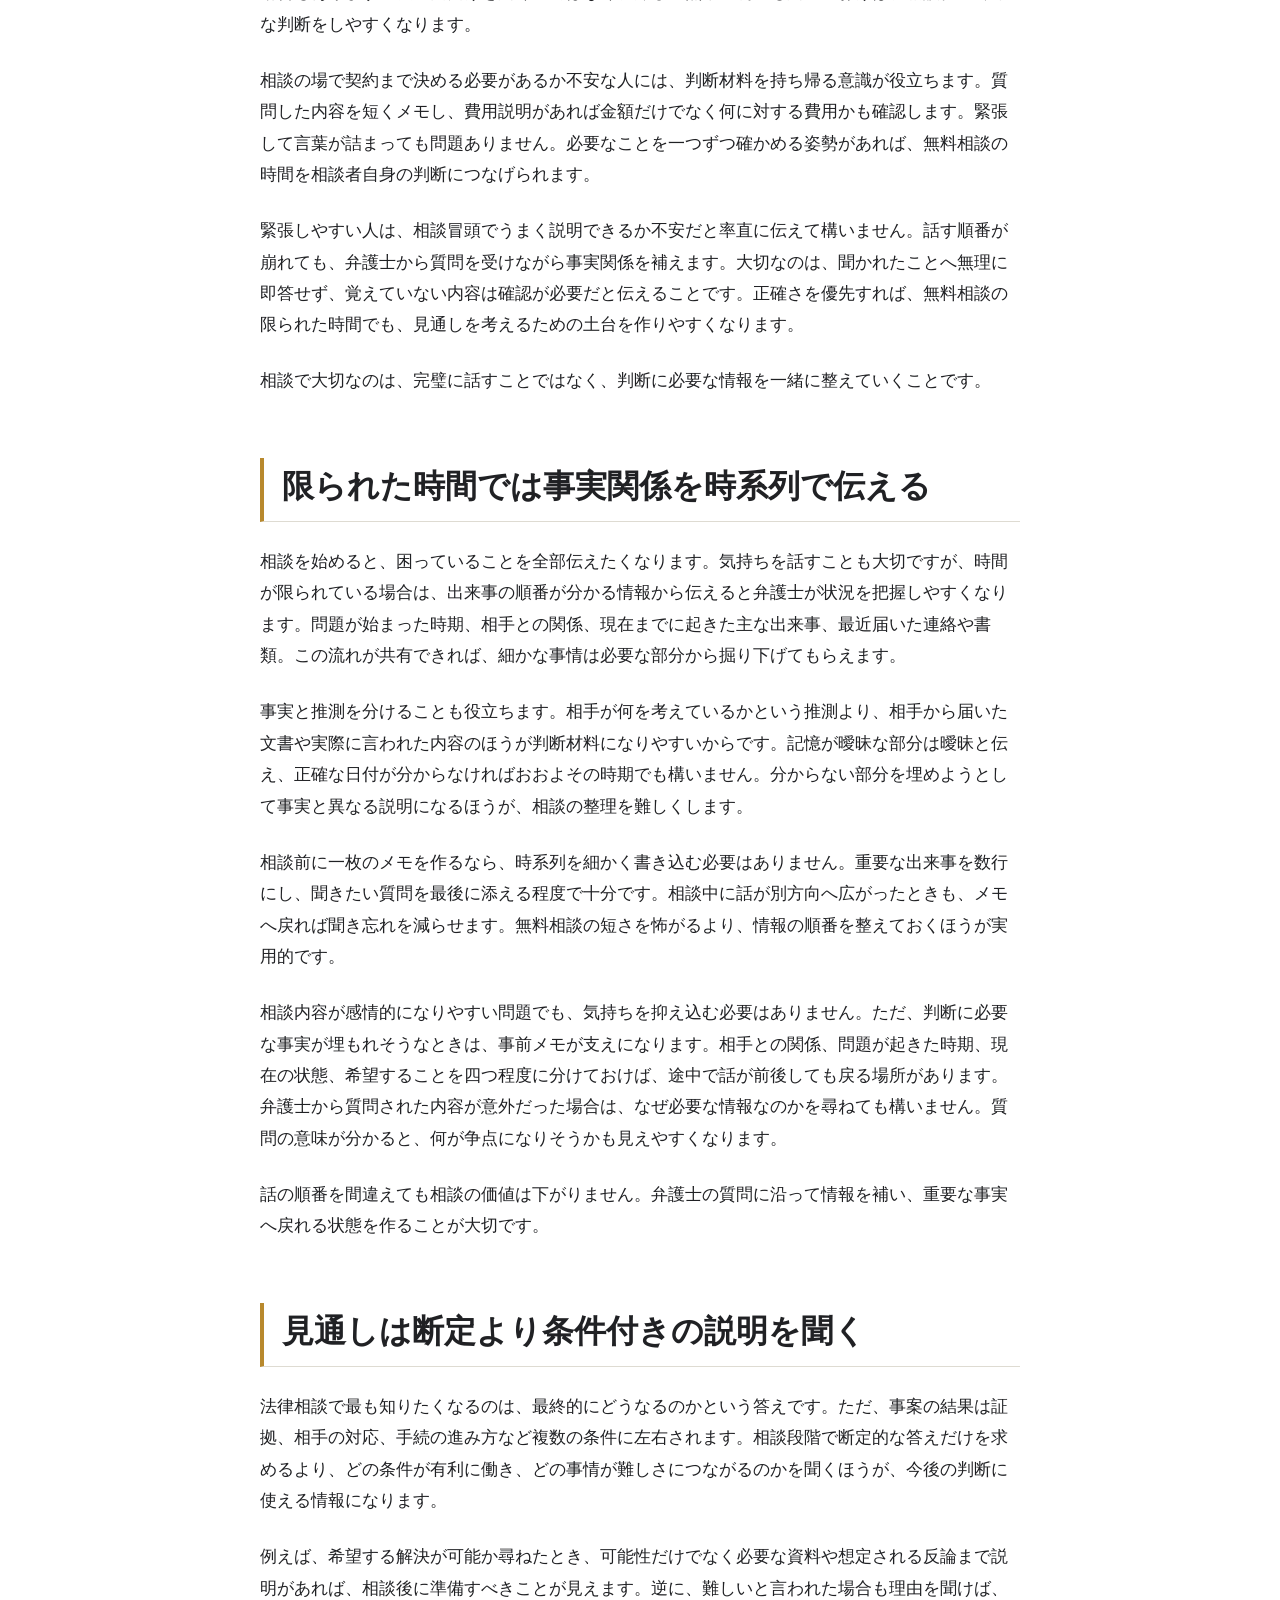
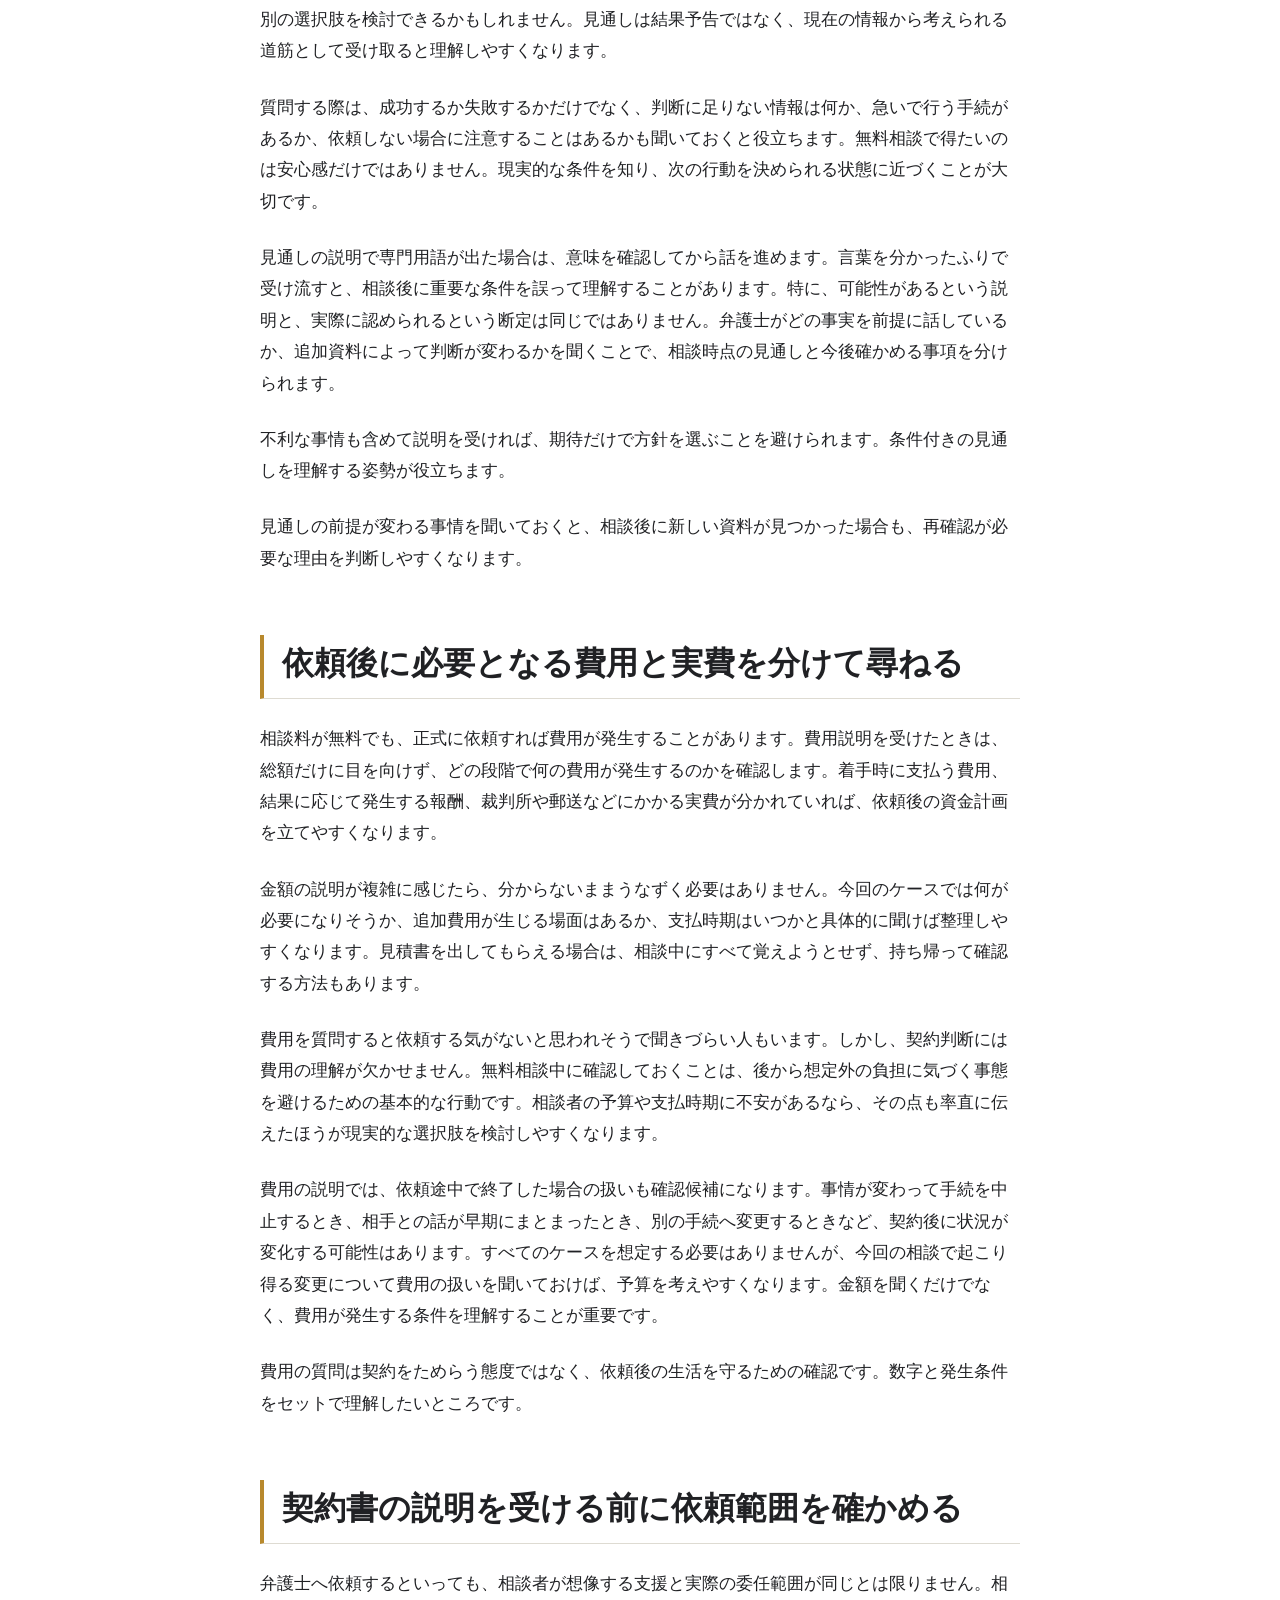
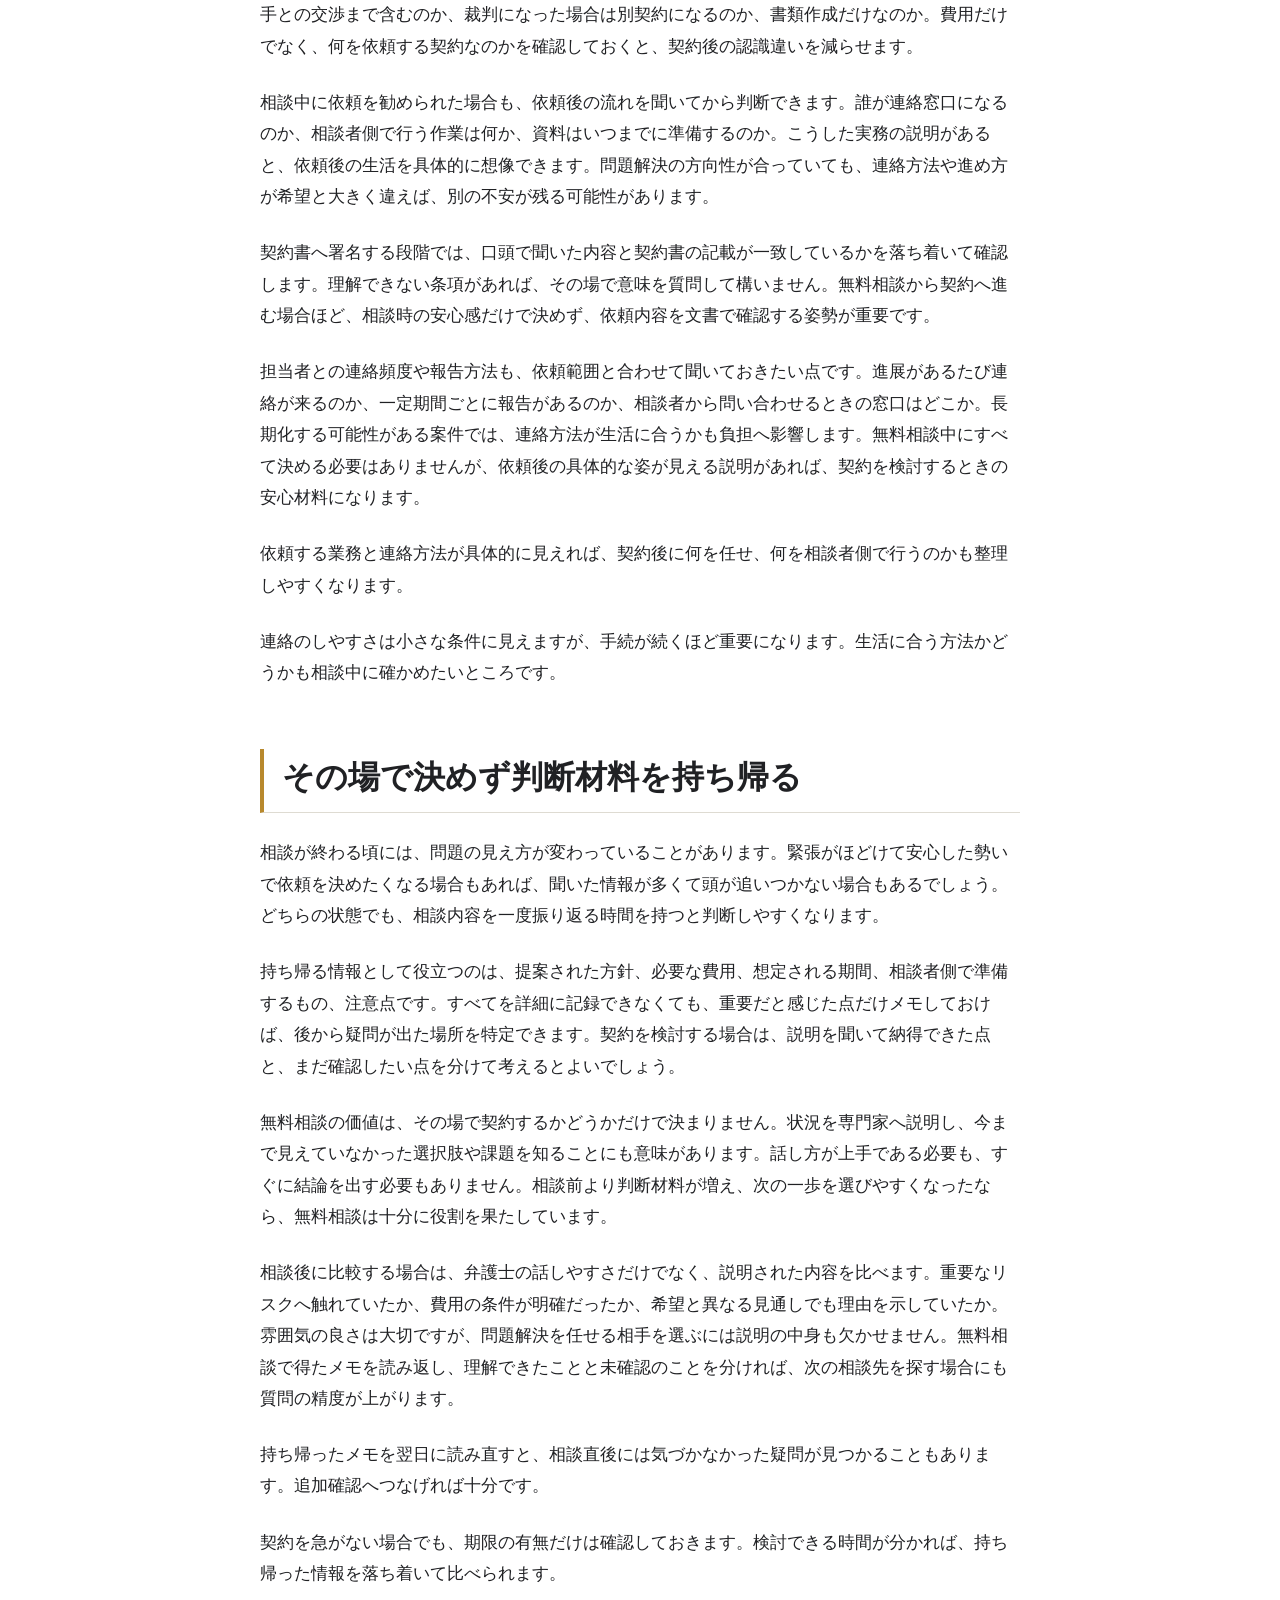
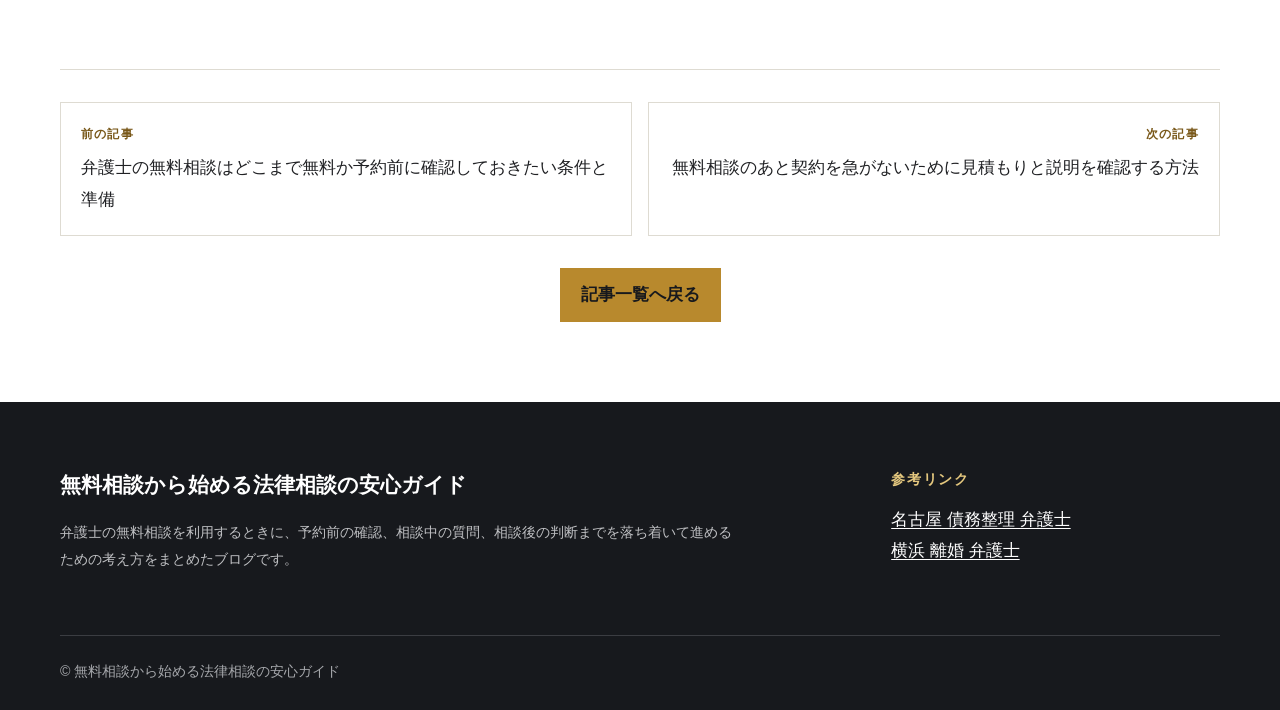
<file: articles/article-02.html>
<!doctype html>
<html lang="ja">
<head>
  <meta charset="utf-8">
  <meta name="viewport" content="width=device-width, initial-scale=1">
  <title>弁護士の無料相談で何を聞くべきか限られた時間を判断材料に変える質問法 | 無料相談から始める法律相談の安心ガイド</title>
  <meta name="description" content="弁護士の無料相談で緊張してしまう人へ、事実関係の伝え方、見通しの聞き方、費用や依頼範囲の確認方法を具体的に解説します。限られた時間でも判断に必要な情報を集めやすくなる質問の考え方が分かります。">
  <meta name="keywords" content="無料法律相談,弁護士相談,相談の仕方,弁護士費用,法律問題,相談メモ,委任契約,初回相談,費用確認,相談準備">
  <meta name="robots" content="index,follow">
  <meta property="og:title" content="弁護士の無料相談で何を聞くべきか限られた時間を判断材料に変える質問法 | 無料相談から始める法律相談の安心ガイド">
  <meta property="og:description" content="弁護士の無料相談で緊張してしまう人へ、事実関係の伝え方、見通しの聞き方、費用や依頼範囲の確認方法を具体的に解説します。限られた時間でも判断に必要な情報を集めやすくなる質問の考え方が分かります。">
  <meta property="og:type" content="website">
  <meta property="og:image" content="../assets/images/hero.jpg">
  <meta name="twitter:card" content="summary_large_image">
  <meta name="twitter:title" content="弁護士の無料相談で何を聞くべきか限られた時間を判断材料に変える質問法 | 無料相談から始める法律相談の安心ガイド">
  <meta name="twitter:description" content="弁護士の無料相談で緊張してしまう人へ、事実関係の伝え方、見通しの聞き方、費用や依頼範囲の確認方法を具体的に解説します。限られた時間でも判断に必要な情報を集めやすくなる質問の考え方が分かります。">
  <link rel="stylesheet" href="../assets/css/style.css">
</head>
<body>
  <a class="skip-link" href="#main">本文へ移動</a>
  <header class="site-header">
    <div class="header-inner">
      <a class="brand" href="../index.html">無料相談から始める法律相談の安心ガイド</a>
      <nav aria-label="メインナビゲーション">
        <a href="../index.html">ホーム</a>
        <a href="../index.html#articles" aria-current="page">記事一覧</a>
      </nav>
    </div>
  </header>
  <main id="main">
    <nav class="breadcrumb section-wrap" aria-label="パンくずリスト">
      <ol><li><a href="../index.html">ホーム</a></li><li aria-current="page">弁護士の無料相談で何を聞くべきか限られた時間を判断材料に変える質問法</li></ol>
    </nav>
    <article class="article-page">
      <header class="article-heading section-wrap">
        <p class="article-number">ARTICLE 02</p>
        <h1>弁護士の無料相談で何を聞くべきか限られた時間を判断材料に変える質問法</h1>
        <p class="lead">弁護士の無料相談で緊張してしまう人へ、事実関係の伝え方、見通しの聞き方、費用や依頼範囲の確認方法を具体的に解説します。限られた時間でも判断に必要な情報を集めやすくなる質問の考え方が分かります。</p>
      </header>
      <figure class="article-hero section-wrap">
        <img src="../assets/images/hero.jpg" width="1376" height="768" alt="法律事務所の前で書類を持つ弁護士">
      </figure>
      <div class="article-body">
        <p>予約まではできたものの、相談当日が近づくと別の不安が出てきます。何から話せばよいのか、説明が下手でも理解してもらえるのか、限られた無料時間で大切な質問までたどり着けるのか。弁護士との会話に慣れていない人ほど、話し方を整えようとしてかえって緊張しがちです。相談で求められるのは上手な説明ではなく、判断に必要な事実を共有することです。</p>

<p>相談中に意識したいのは、出来事をきれいな物語にすることではありません。いつ頃から問題が始まり、現在どのような状態で、何に困っているのか。関係する書類や期限があれば示し、分からない点は分からないまま伝える。弁護士が追加で確認したい部分を質問できるよう、事実と希望を分けて話すだけでも相談は進みやすくなります。</p>

<p>無料相談では、解決策だけでなく、見通しを左右する条件、依頼した場合の費用、担当してもらえる業務の範囲も確認したいところです。相談者が期待する結果と、法律上できることが一致しない場合もあります。良い面だけを聞くのではなく、難しい点や不利益も聞いておけば、相談後に冷静な判断をしやすくなります。</p>

<p>相談の場で契約まで決める必要があるか不安な人には、判断材料を持ち帰る意識が役立ちます。質問した内容を短くメモし、費用説明があれば金額だけでなく何に対する費用かも確認します。緊張して言葉が詰まっても問題ありません。必要なことを一つずつ確かめる姿勢があれば、無料相談の時間を相談者自身の判断につなげられます。</p>

<p>緊張しやすい人は、相談冒頭でうまく説明できるか不安だと率直に伝えて構いません。話す順番が崩れても、弁護士から質問を受けながら事実関係を補えます。大切なのは、聞かれたことへ無理に即答せず、覚えていない内容は確認が必要だと伝えることです。正確さを優先すれば、無料相談の限られた時間でも、見通しを考えるための土台を作りやすくなります。</p>

<p>相談で大切なのは、完璧に話すことではなく、判断に必要な情報を一緒に整えていくことです。</p>

<h2>限られた時間では事実関係を時系列で伝える</h2>

<p>相談を始めると、困っていることを全部伝えたくなります。気持ちを話すことも大切ですが、時間が限られている場合は、出来事の順番が分かる情報から伝えると弁護士が状況を把握しやすくなります。問題が始まった時期、相手との関係、現在までに起きた主な出来事、最近届いた連絡や書類。この流れが共有できれば、細かな事情は必要な部分から掘り下げてもらえます。</p>

<p>事実と推測を分けることも役立ちます。相手が何を考えているかという推測より、相手から届いた文書や実際に言われた内容のほうが判断材料になりやすいからです。記憶が曖昧な部分は曖昧と伝え、正確な日付が分からなければおおよその時期でも構いません。分からない部分を埋めようとして事実と異なる説明になるほうが、相談の整理を難しくします。</p>

<p>相談前に一枚のメモを作るなら、時系列を細かく書き込む必要はありません。重要な出来事を数行にし、聞きたい質問を最後に添える程度で十分です。相談中に話が別方向へ広がったときも、メモへ戻れば聞き忘れを減らせます。無料相談の短さを怖がるより、情報の順番を整えておくほうが実用的です。</p>

<p>相談内容が感情的になりやすい問題でも、気持ちを抑え込む必要はありません。ただ、判断に必要な事実が埋もれそうなときは、事前メモが支えになります。相手との関係、問題が起きた時期、現在の状態、希望することを四つ程度に分けておけば、途中で話が前後しても戻る場所があります。弁護士から質問された内容が意外だった場合は、なぜ必要な情報なのかを尋ねても構いません。質問の意味が分かると、何が争点になりそうかも見えやすくなります。</p>

<p>話の順番を間違えても相談の価値は下がりません。弁護士の質問に沿って情報を補い、重要な事実へ戻れる状態を作ることが大切です。</p>

<h2>見通しは断定より条件付きの説明を聞く</h2>

<p>法律相談で最も知りたくなるのは、最終的にどうなるのかという答えです。ただ、事案の結果は証拠、相手の対応、手続の進み方など複数の条件に左右されます。相談段階で断定的な答えだけを求めるより、どの条件が有利に働き、どの事情が難しさにつながるのかを聞くほうが、今後の判断に使える情報になります。</p>

<p>例えば、希望する解決が可能か尋ねたとき、可能性だけでなく必要な資料や想定される反論まで説明があれば、相談後に準備すべきことが見えます。逆に、難しいと言われた場合も理由を聞けば、別の選択肢を検討できるかもしれません。見通しは結果予告ではなく、現在の情報から考えられる道筋として受け取ると理解しやすくなります。</p>

<p>質問する際は、成功するか失敗するかだけでなく、判断に足りない情報は何か、急いで行う手続があるか、依頼しない場合に注意することはあるかも聞いておくと役立ちます。無料相談で得たいのは安心感だけではありません。現実的な条件を知り、次の行動を決められる状態に近づくことが大切です。</p>

<p>見通しの説明で専門用語が出た場合は、意味を確認してから話を進めます。言葉を分かったふりで受け流すと、相談後に重要な条件を誤って理解することがあります。特に、可能性があるという説明と、実際に認められるという断定は同じではありません。弁護士がどの事実を前提に話しているか、追加資料によって判断が変わるかを聞くことで、相談時点の見通しと今後確かめる事項を分けられます。</p>

<p>不利な事情も含めて説明を受ければ、期待だけで方針を選ぶことを避けられます。条件付きの見通しを理解する姿勢が役立ちます。</p>

<p>見通しの前提が変わる事情を聞いておくと、相談後に新しい資料が見つかった場合も、再確認が必要な理由を判断しやすくなります。</p>

<h2>依頼後に必要となる費用と実費を分けて尋ねる</h2>

<p>相談料が無料でも、正式に依頼すれば費用が発生することがあります。費用説明を受けたときは、総額だけに目を向けず、どの段階で何の費用が発生するのかを確認します。着手時に支払う費用、結果に応じて発生する報酬、裁判所や郵送などにかかる実費が分かれていれば、依頼後の資金計画を立てやすくなります。</p>

<p>金額の説明が複雑に感じたら、分からないままうなずく必要はありません。今回のケースでは何が必要になりそうか、追加費用が生じる場面はあるか、支払時期はいつかと具体的に聞けば整理しやすくなります。見積書を出してもらえる場合は、相談中にすべて覚えようとせず、持ち帰って確認する方法もあります。</p>

<p>費用を質問すると依頼する気がないと思われそうで聞きづらい人もいます。しかし、契約判断には費用の理解が欠かせません。無料相談中に確認しておくことは、後から想定外の負担に気づく事態を避けるための基本的な行動です。相談者の予算や支払時期に不安があるなら、その点も率直に伝えたほうが現実的な選択肢を検討しやすくなります。</p>

<p>費用の説明では、依頼途中で終了した場合の扱いも確認候補になります。事情が変わって手続を中止するとき、相手との話が早期にまとまったとき、別の手続へ変更するときなど、契約後に状況が変化する可能性はあります。すべてのケースを想定する必要はありませんが、今回の相談で起こり得る変更について費用の扱いを聞いておけば、予算を考えやすくなります。金額を聞くだけでなく、費用が発生する条件を理解することが重要です。</p>

<p>費用の質問は契約をためらう態度ではなく、依頼後の生活を守るための確認です。数字と発生条件をセットで理解したいところです。</p>

<h2>契約書の説明を受ける前に依頼範囲を確かめる</h2>

<p>弁護士へ依頼するといっても、相談者が想像する支援と実際の委任範囲が同じとは限りません。相手との交渉まで含むのか、裁判になった場合は別契約になるのか、書類作成だけなのか。費用だけでなく、何を依頼する契約なのかを確認しておくと、契約後の認識違いを減らせます。</p>

<p>相談中に依頼を勧められた場合も、依頼後の流れを聞いてから判断できます。誰が連絡窓口になるのか、相談者側で行う作業は何か、資料はいつまでに準備するのか。こうした実務の説明があると、依頼後の生活を具体的に想像できます。問題解決の方向性が合っていても、連絡方法や進め方が希望と大きく違えば、別の不安が残る可能性があります。</p>

<p>契約書へ署名する段階では、口頭で聞いた内容と契約書の記載が一致しているかを落ち着いて確認します。理解できない条項があれば、その場で意味を質問して構いません。無料相談から契約へ進む場合ほど、相談時の安心感だけで決めず、依頼内容を文書で確認する姿勢が重要です。</p>

<p>担当者との連絡頻度や報告方法も、依頼範囲と合わせて聞いておきたい点です。進展があるたび連絡が来るのか、一定期間ごとに報告があるのか、相談者から問い合わせるときの窓口はどこか。長期化する可能性がある案件では、連絡方法が生活に合うかも負担へ影響します。無料相談中にすべて決める必要はありませんが、依頼後の具体的な姿が見える説明があれば、契約を検討するときの安心材料になります。</p>

<p>依頼する業務と連絡方法が具体的に見えれば、契約後に何を任せ、何を相談者側で行うのかも整理しやすくなります。</p>

<p>連絡のしやすさは小さな条件に見えますが、手続が続くほど重要になります。生活に合う方法かどうかも相談中に確かめたいところです。</p>

<h2>その場で決めず判断材料を持ち帰る</h2>

<p>相談が終わる頃には、問題の見え方が変わっていることがあります。緊張がほどけて安心した勢いで依頼を決めたくなる場合もあれば、聞いた情報が多くて頭が追いつかない場合もあるでしょう。どちらの状態でも、相談内容を一度振り返る時間を持つと判断しやすくなります。</p>

<p>持ち帰る情報として役立つのは、提案された方針、必要な費用、想定される期間、相談者側で準備するもの、注意点です。すべてを詳細に記録できなくても、重要だと感じた点だけメモしておけば、後から疑問が出た場所を特定できます。契約を検討する場合は、説明を聞いて納得できた点と、まだ確認したい点を分けて考えるとよいでしょう。</p>

<p>無料相談の価値は、その場で契約するかどうかだけで決まりません。状況を専門家へ説明し、今まで見えていなかった選択肢や課題を知ることにも意味があります。話し方が上手である必要も、すぐに結論を出す必要もありません。相談前より判断材料が増え、次の一歩を選びやすくなったなら、無料相談は十分に役割を果たしています。</p>

<p>相談後に比較する場合は、弁護士の話しやすさだけでなく、説明された内容を比べます。重要なリスクへ触れていたか、費用の条件が明確だったか、希望と異なる見通しでも理由を示していたか。雰囲気の良さは大切ですが、問題解決を任せる相手を選ぶには説明の中身も欠かせません。無料相談で得たメモを読み返し、理解できたことと未確認のことを分ければ、次の相談先を探す場合にも質問の精度が上がります。</p>

<p>持ち帰ったメモを翌日に読み直すと、相談直後には気づかなかった疑問が見つかることもあります。追加確認へつなげれば十分です。</p>

<p>契約を急がない場合でも、期限の有無だけは確認しておきます。検討できる時間が分かれば、持ち帰った情報を落ち着いて比べられます。</p>
      </div>
    </article>
    <nav class="post-nav section-wrap" aria-label="前後の記事">
      <a class="prev" href="article-01.html"><span>前の記事</span>弁護士の無料相談はどこまで無料か予約前に確認しておきたい条件と準備</a><a class="next" href="article-03.html"><span>次の記事</span>無料相談のあと契約を急がないために見積もりと説明を確認する方法</a>
    </nav>
    <p class="back-link section-wrap"><a class="button" href="../index.html#articles">記事一覧へ戻る</a></p>
  </main>
  <footer class="site-footer">
    <div class="footer-inner">
      <div>
        <p class="footer-title">無料相談から始める法律相談の安心ガイド</p>
        <p>弁護士の無料相談を利用するときに、予約前の確認、相談中の質問、相談後の判断までを落ち着いて進めるための考え方をまとめたブログです。</p>
      </div>
      <nav aria-label="参考リンク">
        <h2>参考リンク</h2>
        <ul>
          <li><a href="https://altus-law.jp/saimuseiri" title="名古屋 債務整理 弁護士">名古屋 債務整理 弁護士</a></li>
          <li><a href="https://step.hsato-lawyer.jp/" title="横浜 離婚 弁護士">横浜 離婚 弁護士</a></li>
        </ul>
      </nav>
    </div>
    <p class="copyright"><small>&copy; 無料相談から始める法律相談の安心ガイド</small></p>
  </footer>
</body>
</html>
</file>
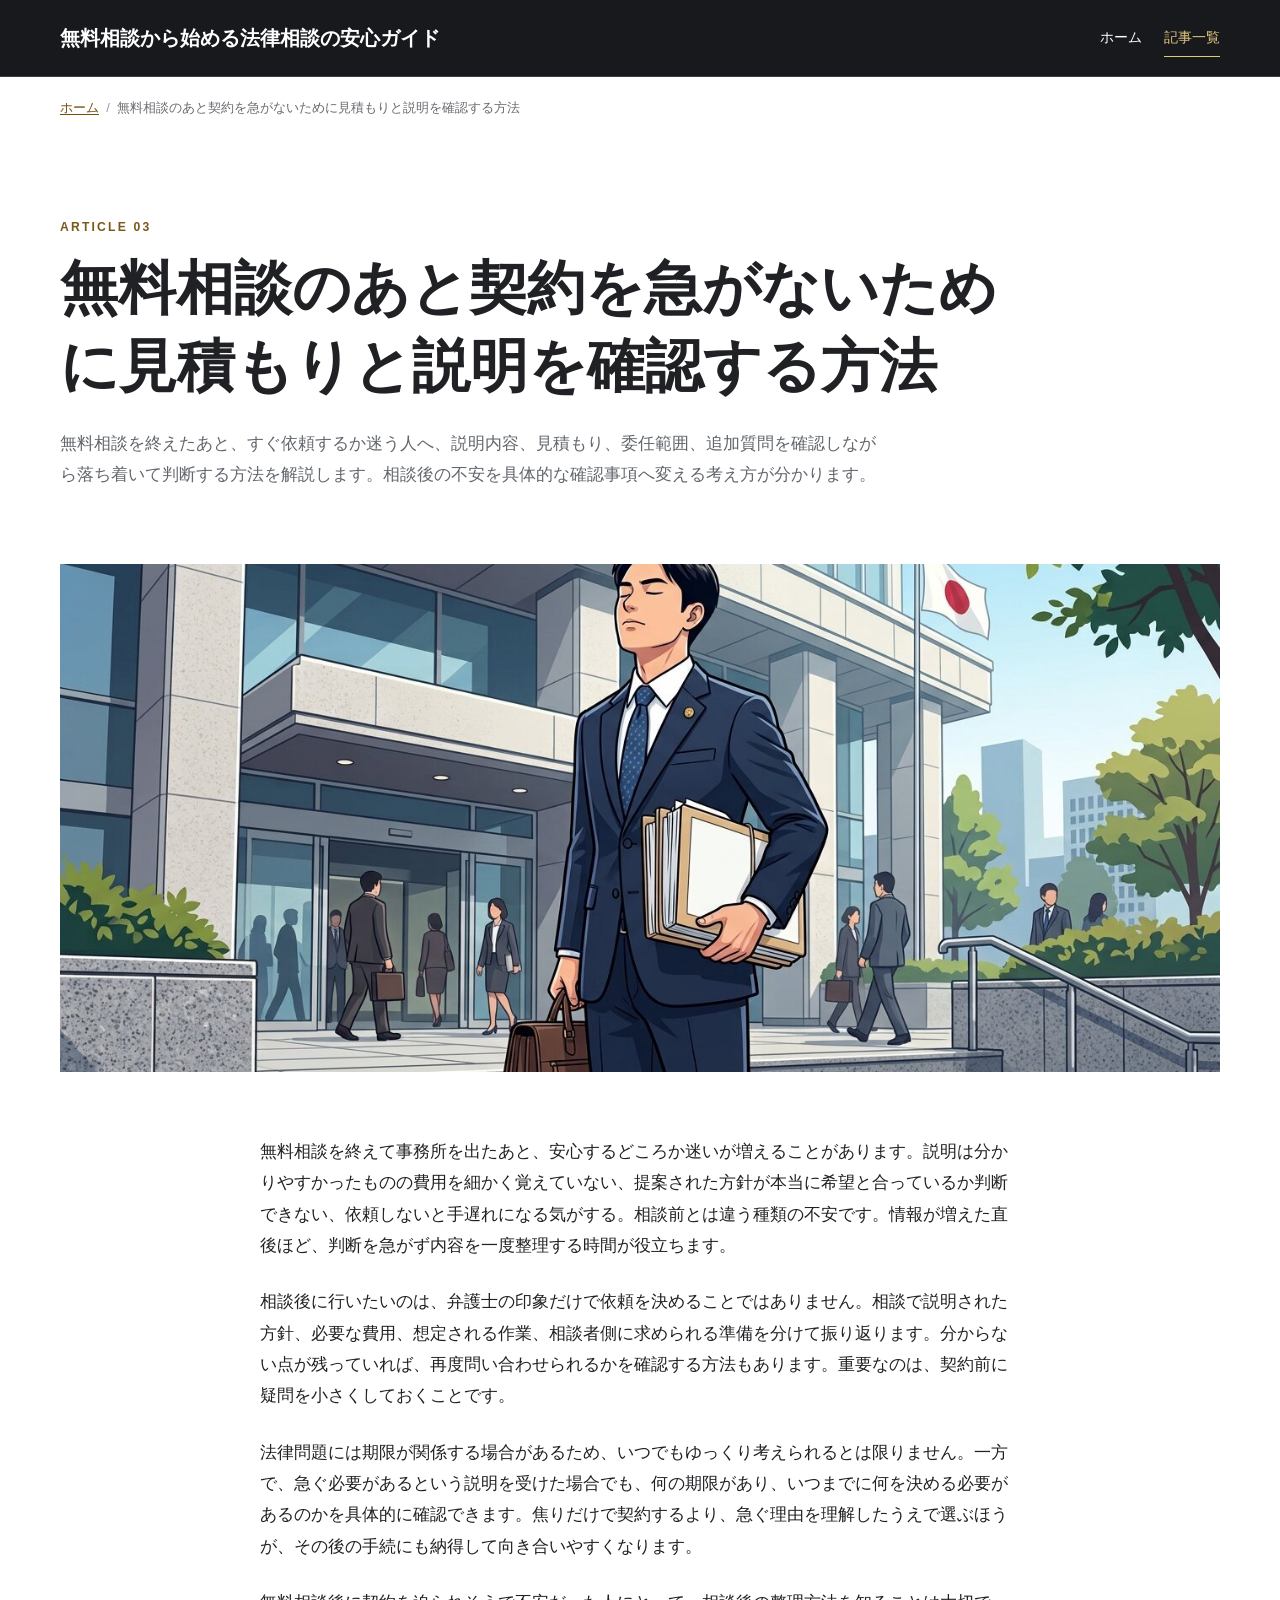
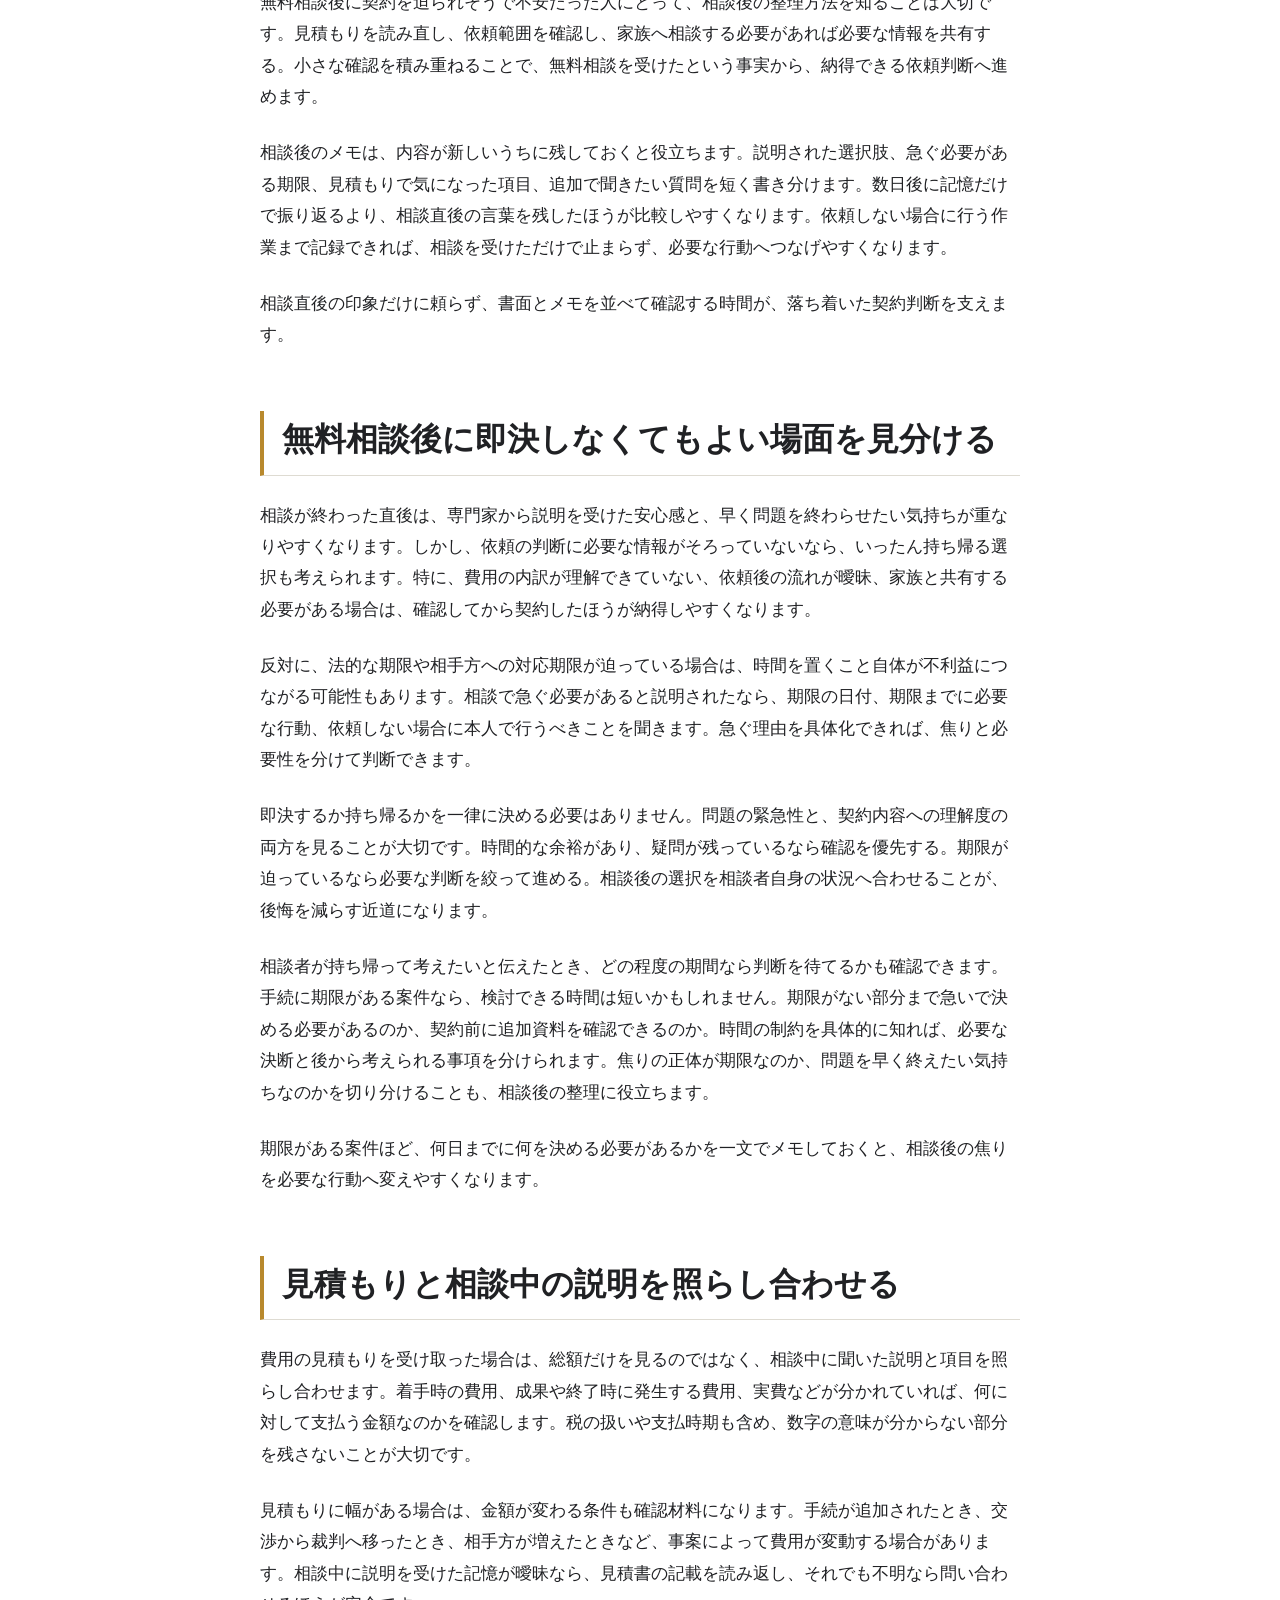
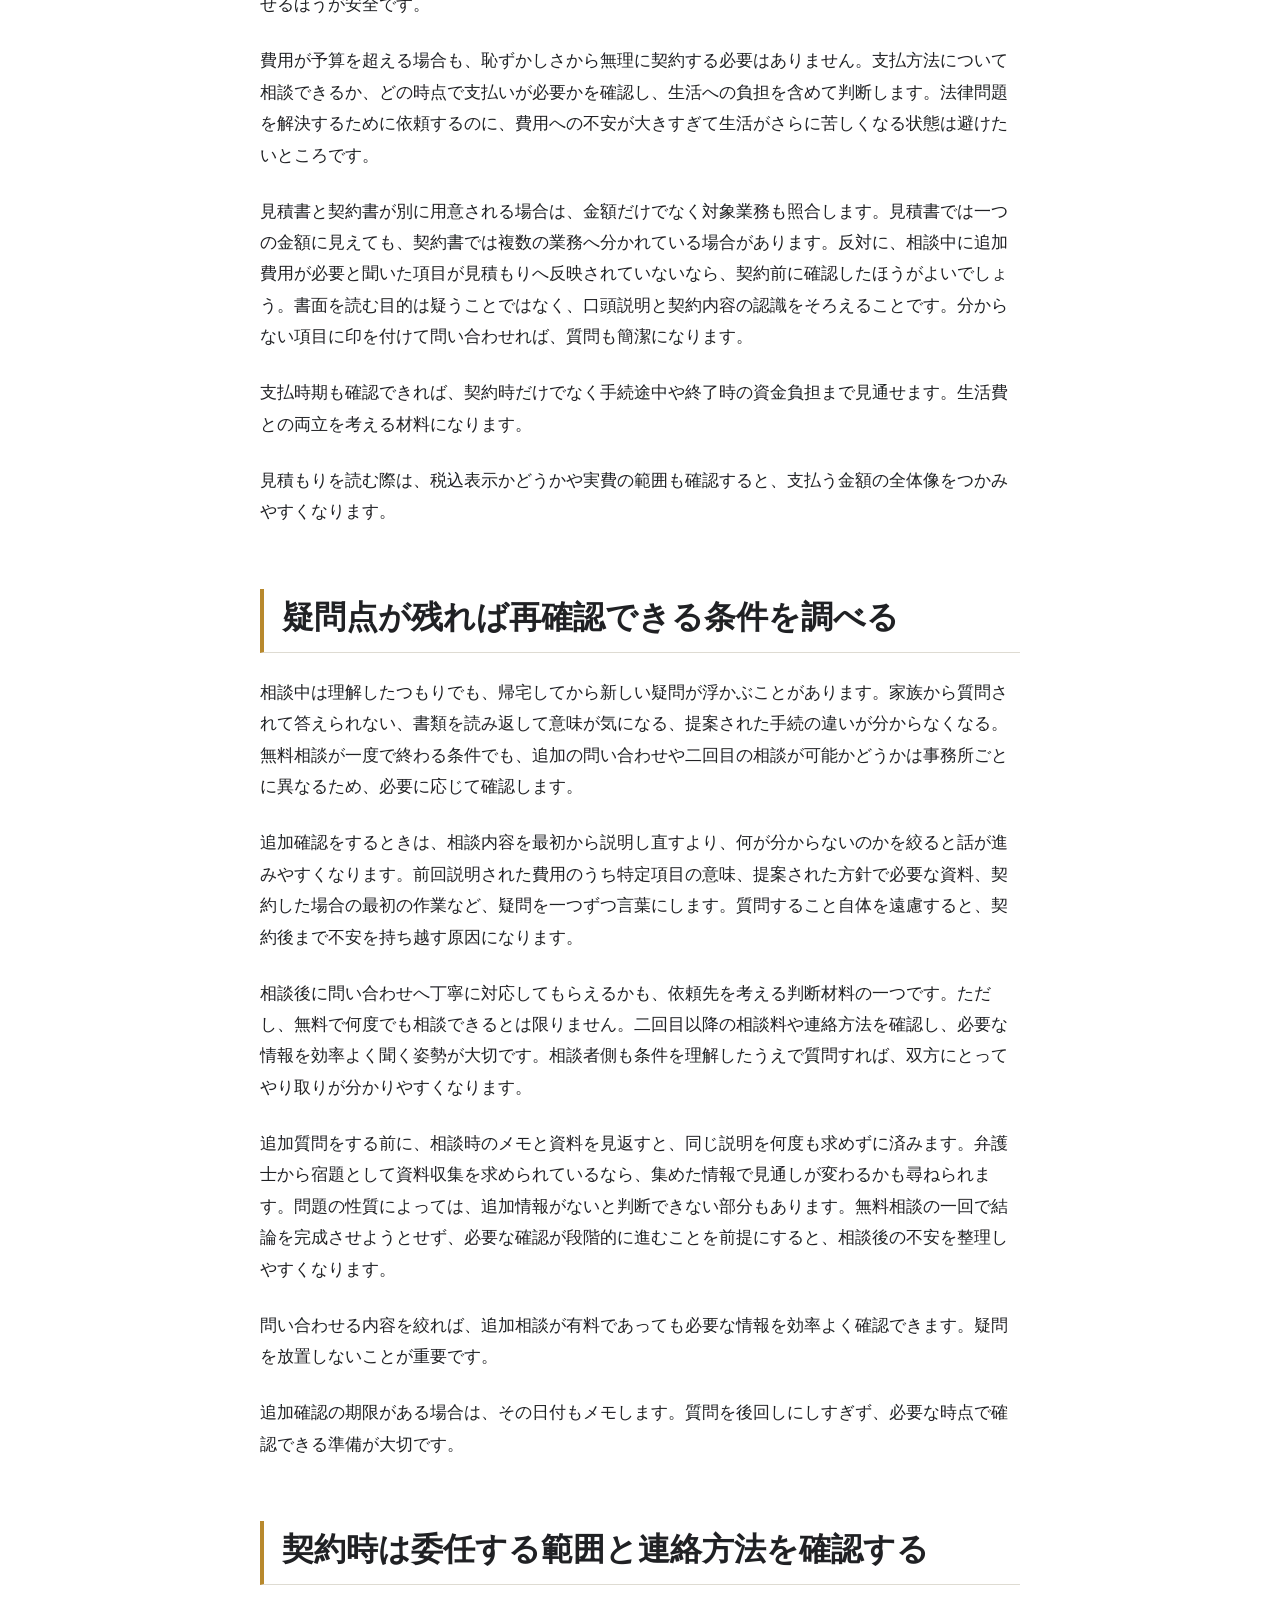
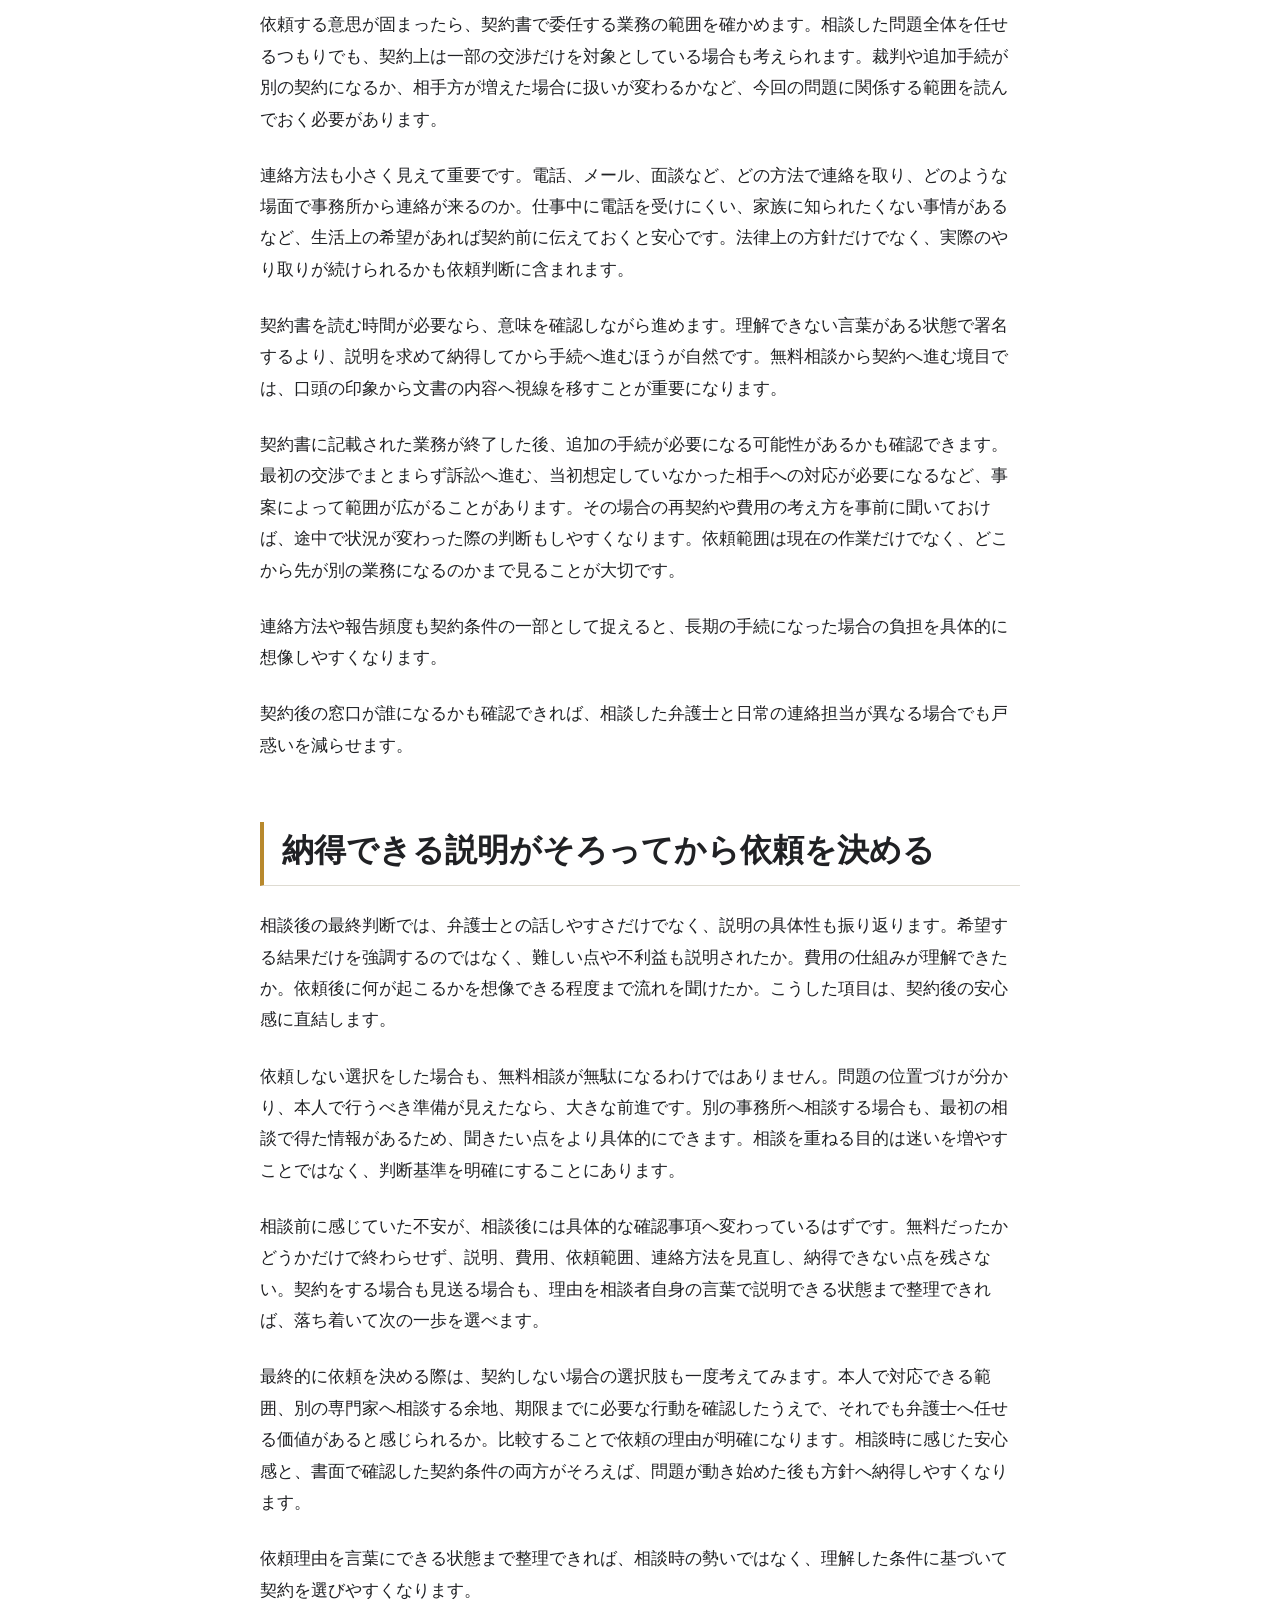
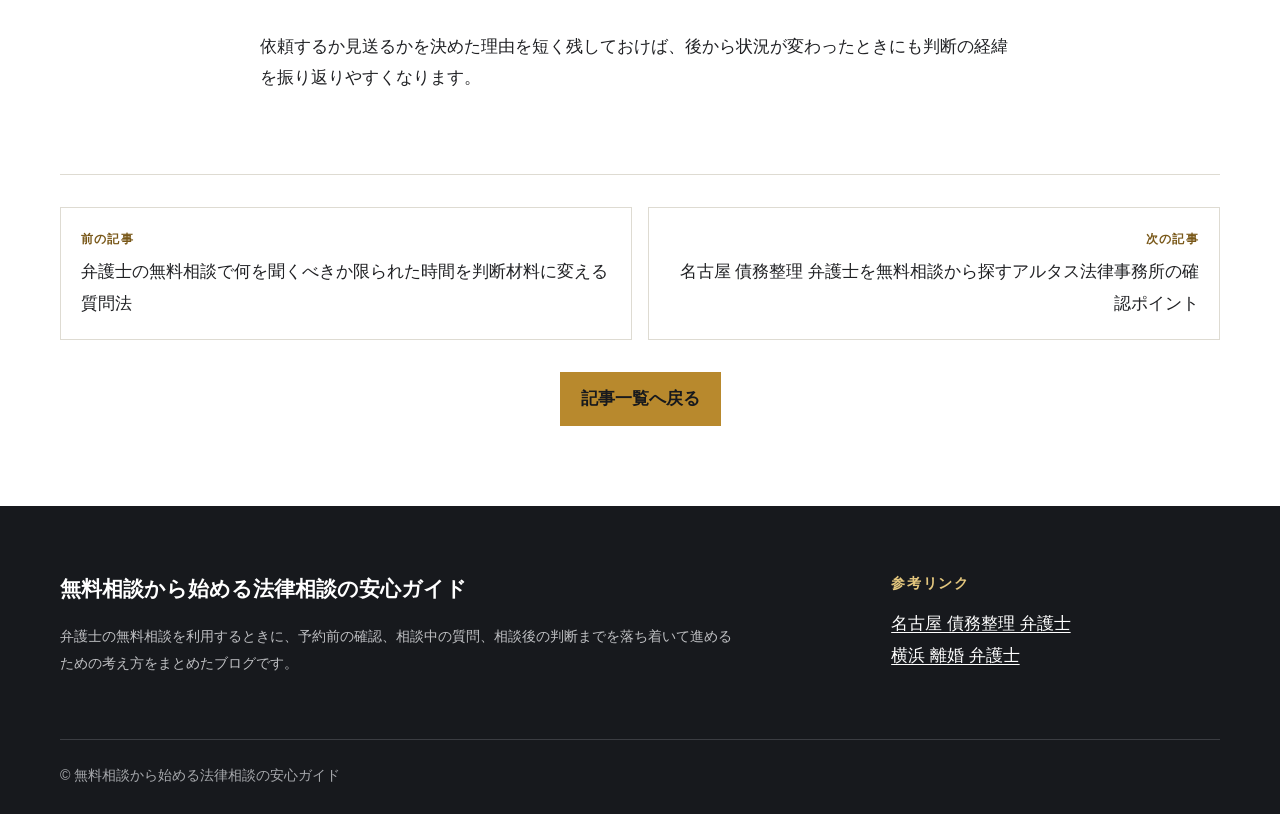
<file: articles/article-03.html>
<!doctype html>
<html lang="ja">
<head>
  <meta charset="utf-8">
  <meta name="viewport" content="width=device-width, initial-scale=1">
  <title>無料相談のあと契約を急がないために見積もりと説明を確認する方法 | 無料相談から始める法律相談の安心ガイド</title>
  <meta name="description" content="無料相談を終えたあと、すぐ依頼するか迷う人へ、説明内容、見積もり、委任範囲、追加質問を確認しながら落ち着いて判断する方法を解説します。相談後の不安を具体的な確認事項へ変える考え方が分かります。">
  <meta name="keywords" content="無料相談後,弁護士契約,委任契約,弁護士費用,見積もり,法律事務所選び,法律相談,追加相談,依頼判断,相談後">
  <meta name="robots" content="index,follow">
  <meta property="og:title" content="無料相談のあと契約を急がないために見積もりと説明を確認する方法 | 無料相談から始める法律相談の安心ガイド">
  <meta property="og:description" content="無料相談を終えたあと、すぐ依頼するか迷う人へ、説明内容、見積もり、委任範囲、追加質問を確認しながら落ち着いて判断する方法を解説します。相談後の不安を具体的な確認事項へ変える考え方が分かります。">
  <meta property="og:type" content="website">
  <meta property="og:image" content="../assets/images/hero.jpg">
  <meta name="twitter:card" content="summary_large_image">
  <meta name="twitter:title" content="無料相談のあと契約を急がないために見積もりと説明を確認する方法 | 無料相談から始める法律相談の安心ガイド">
  <meta name="twitter:description" content="無料相談を終えたあと、すぐ依頼するか迷う人へ、説明内容、見積もり、委任範囲、追加質問を確認しながら落ち着いて判断する方法を解説します。相談後の不安を具体的な確認事項へ変える考え方が分かります。">
  <link rel="stylesheet" href="../assets/css/style.css">
</head>
<body>
  <a class="skip-link" href="#main">本文へ移動</a>
  <header class="site-header">
    <div class="header-inner">
      <a class="brand" href="../index.html">無料相談から始める法律相談の安心ガイド</a>
      <nav aria-label="メインナビゲーション">
        <a href="../index.html">ホーム</a>
        <a href="../index.html#articles" aria-current="page">記事一覧</a>
      </nav>
    </div>
  </header>
  <main id="main">
    <nav class="breadcrumb section-wrap" aria-label="パンくずリスト">
      <ol><li><a href="../index.html">ホーム</a></li><li aria-current="page">無料相談のあと契約を急がないために見積もりと説明を確認する方法</li></ol>
    </nav>
    <article class="article-page">
      <header class="article-heading section-wrap">
        <p class="article-number">ARTICLE 03</p>
        <h1>無料相談のあと契約を急がないために見積もりと説明を確認する方法</h1>
        <p class="lead">無料相談を終えたあと、すぐ依頼するか迷う人へ、説明内容、見積もり、委任範囲、追加質問を確認しながら落ち着いて判断する方法を解説します。相談後の不安を具体的な確認事項へ変える考え方が分かります。</p>
      </header>
      <figure class="article-hero section-wrap">
        <img src="../assets/images/hero.jpg" width="1376" height="768" alt="法律事務所の前で書類を持つ弁護士">
      </figure>
      <div class="article-body">
        <p>無料相談を終えて事務所を出たあと、安心するどころか迷いが増えることがあります。説明は分かりやすかったものの費用を細かく覚えていない、提案された方針が本当に希望と合っているか判断できない、依頼しないと手遅れになる気がする。相談前とは違う種類の不安です。情報が増えた直後ほど、判断を急がず内容を一度整理する時間が役立ちます。</p>

<p>相談後に行いたいのは、弁護士の印象だけで依頼を決めることではありません。相談で説明された方針、必要な費用、想定される作業、相談者側に求められる準備を分けて振り返ります。分からない点が残っていれば、再度問い合わせられるかを確認する方法もあります。重要なのは、契約前に疑問を小さくしておくことです。</p>

<p>法律問題には期限が関係する場合があるため、いつでもゆっくり考えられるとは限りません。一方で、急ぐ必要があるという説明を受けた場合でも、何の期限があり、いつまでに何を決める必要があるのかを具体的に確認できます。焦りだけで契約するより、急ぐ理由を理解したうえで選ぶほうが、その後の手続にも納得して向き合いやすくなります。</p>

<p>無料相談後に契約を迫られそうで不安だった人にとって、相談後の整理方法を知ることは大切です。見積もりを読み直し、依頼範囲を確認し、家族へ相談する必要があれば必要な情報を共有する。小さな確認を積み重ねることで、無料相談を受けたという事実から、納得できる依頼判断へ進めます。</p>

<p>相談後のメモは、内容が新しいうちに残しておくと役立ちます。説明された選択肢、急ぐ必要がある期限、見積もりで気になった項目、追加で聞きたい質問を短く書き分けます。数日後に記憶だけで振り返るより、相談直後の言葉を残したほうが比較しやすくなります。依頼しない場合に行う作業まで記録できれば、相談を受けただけで止まらず、必要な行動へつなげやすくなります。</p>

<p>相談直後の印象だけに頼らず、書面とメモを並べて確認する時間が、落ち着いた契約判断を支えます。</p>

<h2>無料相談後に即決しなくてもよい場面を見分ける</h2>

<p>相談が終わった直後は、専門家から説明を受けた安心感と、早く問題を終わらせたい気持ちが重なりやすくなります。しかし、依頼の判断に必要な情報がそろっていないなら、いったん持ち帰る選択も考えられます。特に、費用の内訳が理解できていない、依頼後の流れが曖昧、家族と共有する必要がある場合は、確認してから契約したほうが納得しやすくなります。</p>

<p>反対に、法的な期限や相手方への対応期限が迫っている場合は、時間を置くこと自体が不利益につながる可能性もあります。相談で急ぐ必要があると説明されたなら、期限の日付、期限までに必要な行動、依頼しない場合に本人で行うべきことを聞きます。急ぐ理由を具体化できれば、焦りと必要性を分けて判断できます。</p>

<p>即決するか持ち帰るかを一律に決める必要はありません。問題の緊急性と、契約内容への理解度の両方を見ることが大切です。時間的な余裕があり、疑問が残っているなら確認を優先する。期限が迫っているなら必要な判断を絞って進める。相談後の選択を相談者自身の状況へ合わせることが、後悔を減らす近道になります。</p>

<p>相談者が持ち帰って考えたいと伝えたとき、どの程度の期間なら判断を待てるかも確認できます。手続に期限がある案件なら、検討できる時間は短いかもしれません。期限がない部分まで急いで決める必要があるのか、契約前に追加資料を確認できるのか。時間の制約を具体的に知れば、必要な決断と後から考えられる事項を分けられます。焦りの正体が期限なのか、問題を早く終えたい気持ちなのかを切り分けることも、相談後の整理に役立ちます。</p>

<p>期限がある案件ほど、何日までに何を決める必要があるかを一文でメモしておくと、相談後の焦りを必要な行動へ変えやすくなります。</p>

<h2>見積もりと相談中の説明を照らし合わせる</h2>

<p>費用の見積もりを受け取った場合は、総額だけを見るのではなく、相談中に聞いた説明と項目を照らし合わせます。着手時の費用、成果や終了時に発生する費用、実費などが分かれていれば、何に対して支払う金額なのかを確認します。税の扱いや支払時期も含め、数字の意味が分からない部分を残さないことが大切です。</p>

<p>見積もりに幅がある場合は、金額が変わる条件も確認材料になります。手続が追加されたとき、交渉から裁判へ移ったとき、相手方が増えたときなど、事案によって費用が変動する場合があります。相談中に説明を受けた記憶が曖昧なら、見積書の記載を読み返し、それでも不明なら問い合わせるほうが安全です。</p>

<p>費用が予算を超える場合も、恥ずかしさから無理に契約する必要はありません。支払方法について相談できるか、どの時点で支払いが必要かを確認し、生活への負担を含めて判断します。法律問題を解決するために依頼するのに、費用への不安が大きすぎて生活がさらに苦しくなる状態は避けたいところです。</p>

<p>見積書と契約書が別に用意される場合は、金額だけでなく対象業務も照合します。見積書では一つの金額に見えても、契約書では複数の業務へ分かれている場合があります。反対に、相談中に追加費用が必要と聞いた項目が見積もりへ反映されていないなら、契約前に確認したほうがよいでしょう。書面を読む目的は疑うことではなく、口頭説明と契約内容の認識をそろえることです。分からない項目に印を付けて問い合わせれば、質問も簡潔になります。</p>

<p>支払時期も確認できれば、契約時だけでなく手続途中や終了時の資金負担まで見通せます。生活費との両立を考える材料になります。</p>

<p>見積もりを読む際は、税込表示かどうかや実費の範囲も確認すると、支払う金額の全体像をつかみやすくなります。</p>

<h2>疑問点が残れば再確認できる条件を調べる</h2>

<p>相談中は理解したつもりでも、帰宅してから新しい疑問が浮かぶことがあります。家族から質問されて答えられない、書類を読み返して意味が気になる、提案された手続の違いが分からなくなる。無料相談が一度で終わる条件でも、追加の問い合わせや二回目の相談が可能かどうかは事務所ごとに異なるため、必要に応じて確認します。</p>

<p>追加確認をするときは、相談内容を最初から説明し直すより、何が分からないのかを絞ると話が進みやすくなります。前回説明された費用のうち特定項目の意味、提案された方針で必要な資料、契約した場合の最初の作業など、疑問を一つずつ言葉にします。質問すること自体を遠慮すると、契約後まで不安を持ち越す原因になります。</p>

<p>相談後に問い合わせへ丁寧に対応してもらえるかも、依頼先を考える判断材料の一つです。ただし、無料で何度でも相談できるとは限りません。二回目以降の相談料や連絡方法を確認し、必要な情報を効率よく聞く姿勢が大切です。相談者側も条件を理解したうえで質問すれば、双方にとってやり取りが分かりやすくなります。</p>

<p>追加質問をする前に、相談時のメモと資料を見返すと、同じ説明を何度も求めずに済みます。弁護士から宿題として資料収集を求められているなら、集めた情報で見通しが変わるかも尋ねられます。問題の性質によっては、追加情報がないと判断できない部分もあります。無料相談の一回で結論を完成させようとせず、必要な確認が段階的に進むことを前提にすると、相談後の不安を整理しやすくなります。</p>

<p>問い合わせる内容を絞れば、追加相談が有料であっても必要な情報を効率よく確認できます。疑問を放置しないことが重要です。</p>

<p>追加確認の期限がある場合は、その日付もメモします。質問を後回しにしすぎず、必要な時点で確認できる準備が大切です。</p>

<h2>契約時は委任する範囲と連絡方法を確認する</h2>

<p>依頼する意思が固まったら、契約書で委任する業務の範囲を確かめます。相談した問題全体を任せるつもりでも、契約上は一部の交渉だけを対象としている場合も考えられます。裁判や追加手続が別の契約になるか、相手方が増えた場合に扱いが変わるかなど、今回の問題に関係する範囲を読んでおく必要があります。</p>

<p>連絡方法も小さく見えて重要です。電話、メール、面談など、どの方法で連絡を取り、どのような場面で事務所から連絡が来るのか。仕事中に電話を受けにくい、家族に知られたくない事情があるなど、生活上の希望があれば契約前に伝えておくと安心です。法律上の方針だけでなく、実際のやり取りが続けられるかも依頼判断に含まれます。</p>

<p>契約書を読む時間が必要なら、意味を確認しながら進めます。理解できない言葉がある状態で署名するより、説明を求めて納得してから手続へ進むほうが自然です。無料相談から契約へ進む境目では、口頭の印象から文書の内容へ視線を移すことが重要になります。</p>

<p>契約書に記載された業務が終了した後、追加の手続が必要になる可能性があるかも確認できます。最初の交渉でまとまらず訴訟へ進む、当初想定していなかった相手への対応が必要になるなど、事案によって範囲が広がることがあります。その場合の再契約や費用の考え方を事前に聞いておけば、途中で状況が変わった際の判断もしやすくなります。依頼範囲は現在の作業だけでなく、どこから先が別の業務になるのかまで見ることが大切です。</p>

<p>連絡方法や報告頻度も契約条件の一部として捉えると、長期の手続になった場合の負担を具体的に想像しやすくなります。</p>

<p>契約後の窓口が誰になるかも確認できれば、相談した弁護士と日常の連絡担当が異なる場合でも戸惑いを減らせます。</p>

<h2>納得できる説明がそろってから依頼を決める</h2>

<p>相談後の最終判断では、弁護士との話しやすさだけでなく、説明の具体性も振り返ります。希望する結果だけを強調するのではなく、難しい点や不利益も説明されたか。費用の仕組みが理解できたか。依頼後に何が起こるかを想像できる程度まで流れを聞けたか。こうした項目は、契約後の安心感に直結します。</p>

<p>依頼しない選択をした場合も、無料相談が無駄になるわけではありません。問題の位置づけが分かり、本人で行うべき準備が見えたなら、大きな前進です。別の事務所へ相談する場合も、最初の相談で得た情報があるため、聞きたい点をより具体的にできます。相談を重ねる目的は迷いを増やすことではなく、判断基準を明確にすることにあります。</p>

<p>相談前に感じていた不安が、相談後には具体的な確認事項へ変わっているはずです。無料だったかどうかだけで終わらせず、説明、費用、依頼範囲、連絡方法を見直し、納得できない点を残さない。契約をする場合も見送る場合も、理由を相談者自身の言葉で説明できる状態まで整理できれば、落ち着いて次の一歩を選べます。</p>

<p>最終的に依頼を決める際は、契約しない場合の選択肢も一度考えてみます。本人で対応できる範囲、別の専門家へ相談する余地、期限までに必要な行動を確認したうえで、それでも弁護士へ任せる価値があると感じられるか。比較することで依頼の理由が明確になります。相談時に感じた安心感と、書面で確認した契約条件の両方がそろえば、問題が動き始めた後も方針へ納得しやすくなります。</p>

<p>依頼理由を言葉にできる状態まで整理できれば、相談時の勢いではなく、理解した条件に基づいて契約を選びやすくなります。</p>

<p>依頼するか見送るかを決めた理由を短く残しておけば、後から状況が変わったときにも判断の経緯を振り返りやすくなります。</p>
      </div>
    </article>
    <nav class="post-nav section-wrap" aria-label="前後の記事">
      <a class="prev" href="article-02.html"><span>前の記事</span>弁護士の無料相談で何を聞くべきか限られた時間を判断材料に変える質問法</a><a class="next" href="article-04.html"><span>次の記事</span>名古屋 債務整理 弁護士を無料相談から探すアルタス法律事務所の確認ポイント</a>
    </nav>
    <p class="back-link section-wrap"><a class="button" href="../index.html#articles">記事一覧へ戻る</a></p>
  </main>
  <footer class="site-footer">
    <div class="footer-inner">
      <div>
        <p class="footer-title">無料相談から始める法律相談の安心ガイド</p>
        <p>弁護士の無料相談を利用するときに、予約前の確認、相談中の質問、相談後の判断までを落ち着いて進めるための考え方をまとめたブログです。</p>
      </div>
      <nav aria-label="参考リンク">
        <h2>参考リンク</h2>
        <ul>
          <li><a href="https://altus-law.jp/saimuseiri" title="名古屋 債務整理 弁護士">名古屋 債務整理 弁護士</a></li>
          <li><a href="https://step.hsato-lawyer.jp/" title="横浜 離婚 弁護士">横浜 離婚 弁護士</a></li>
        </ul>
      </nav>
    </div>
    <p class="copyright"><small>&copy; 無料相談から始める法律相談の安心ガイド</small></p>
  </footer>
</body>
</html>
</file>
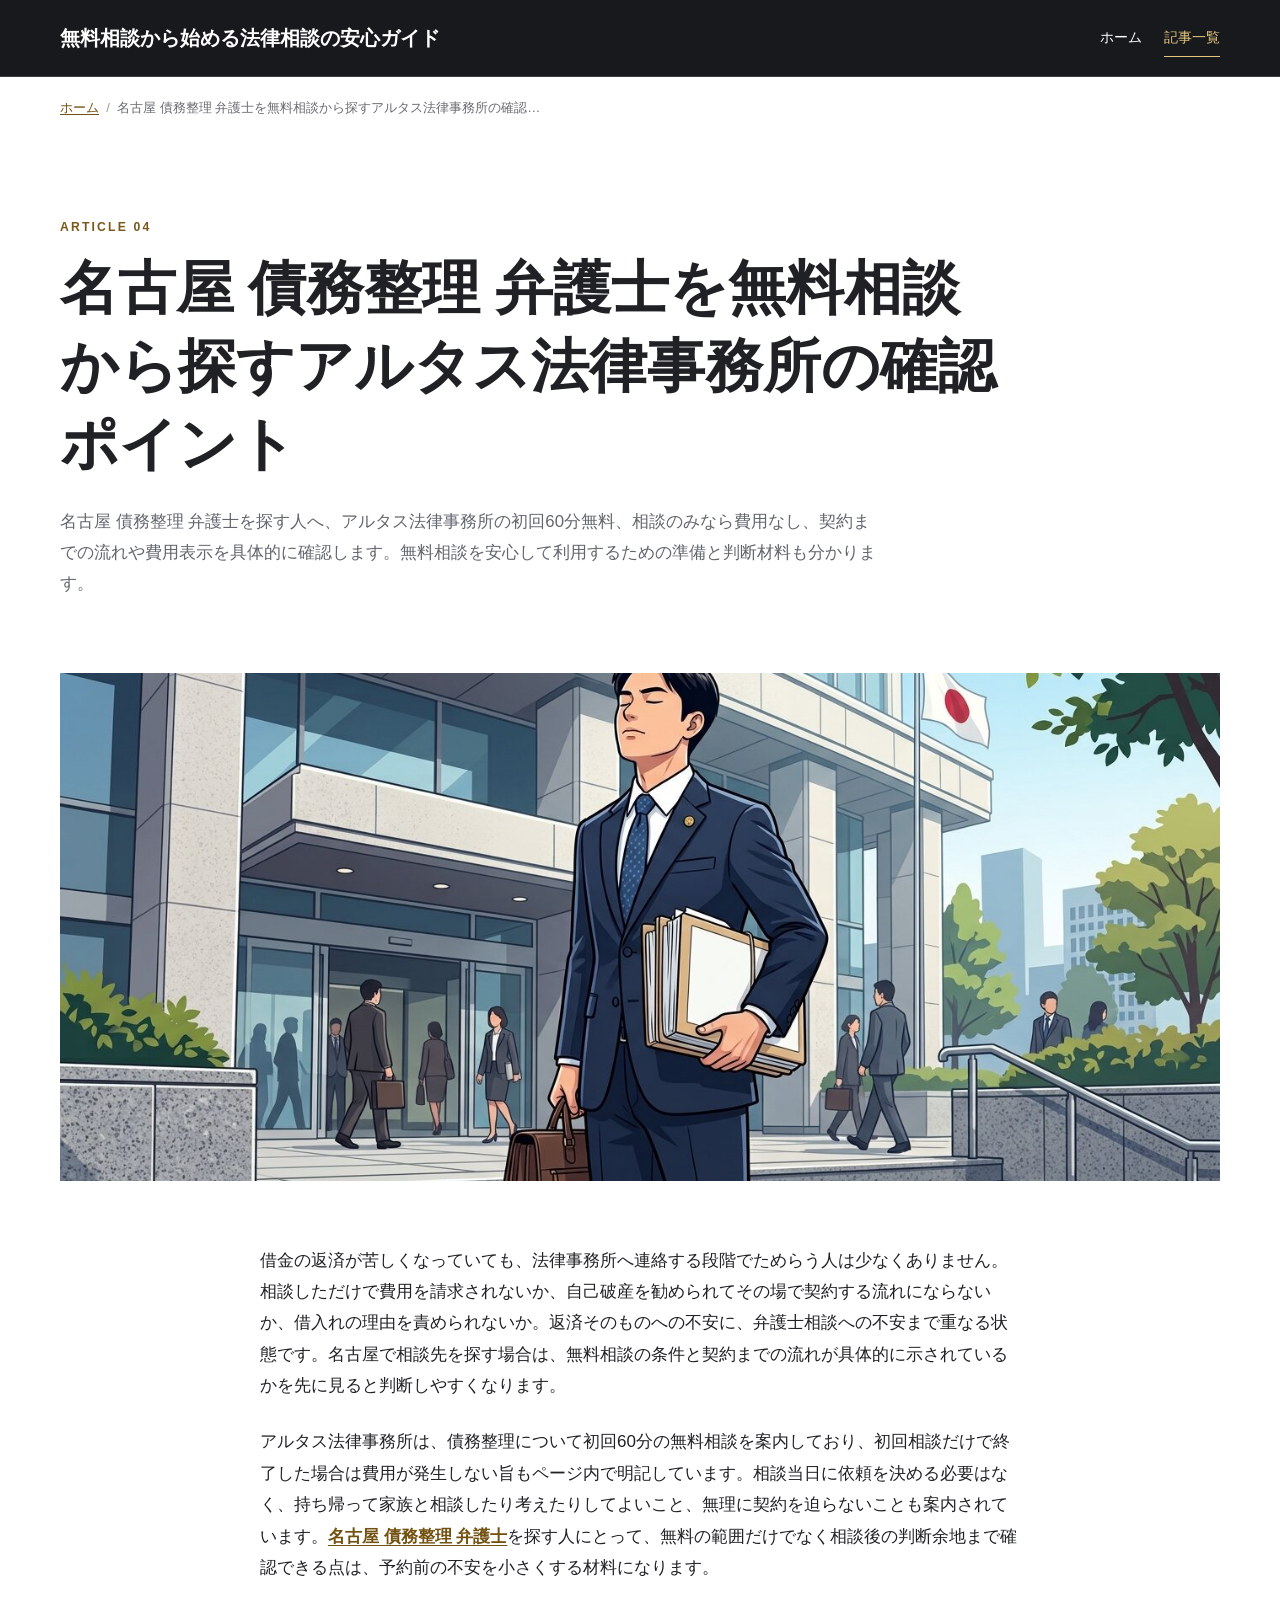
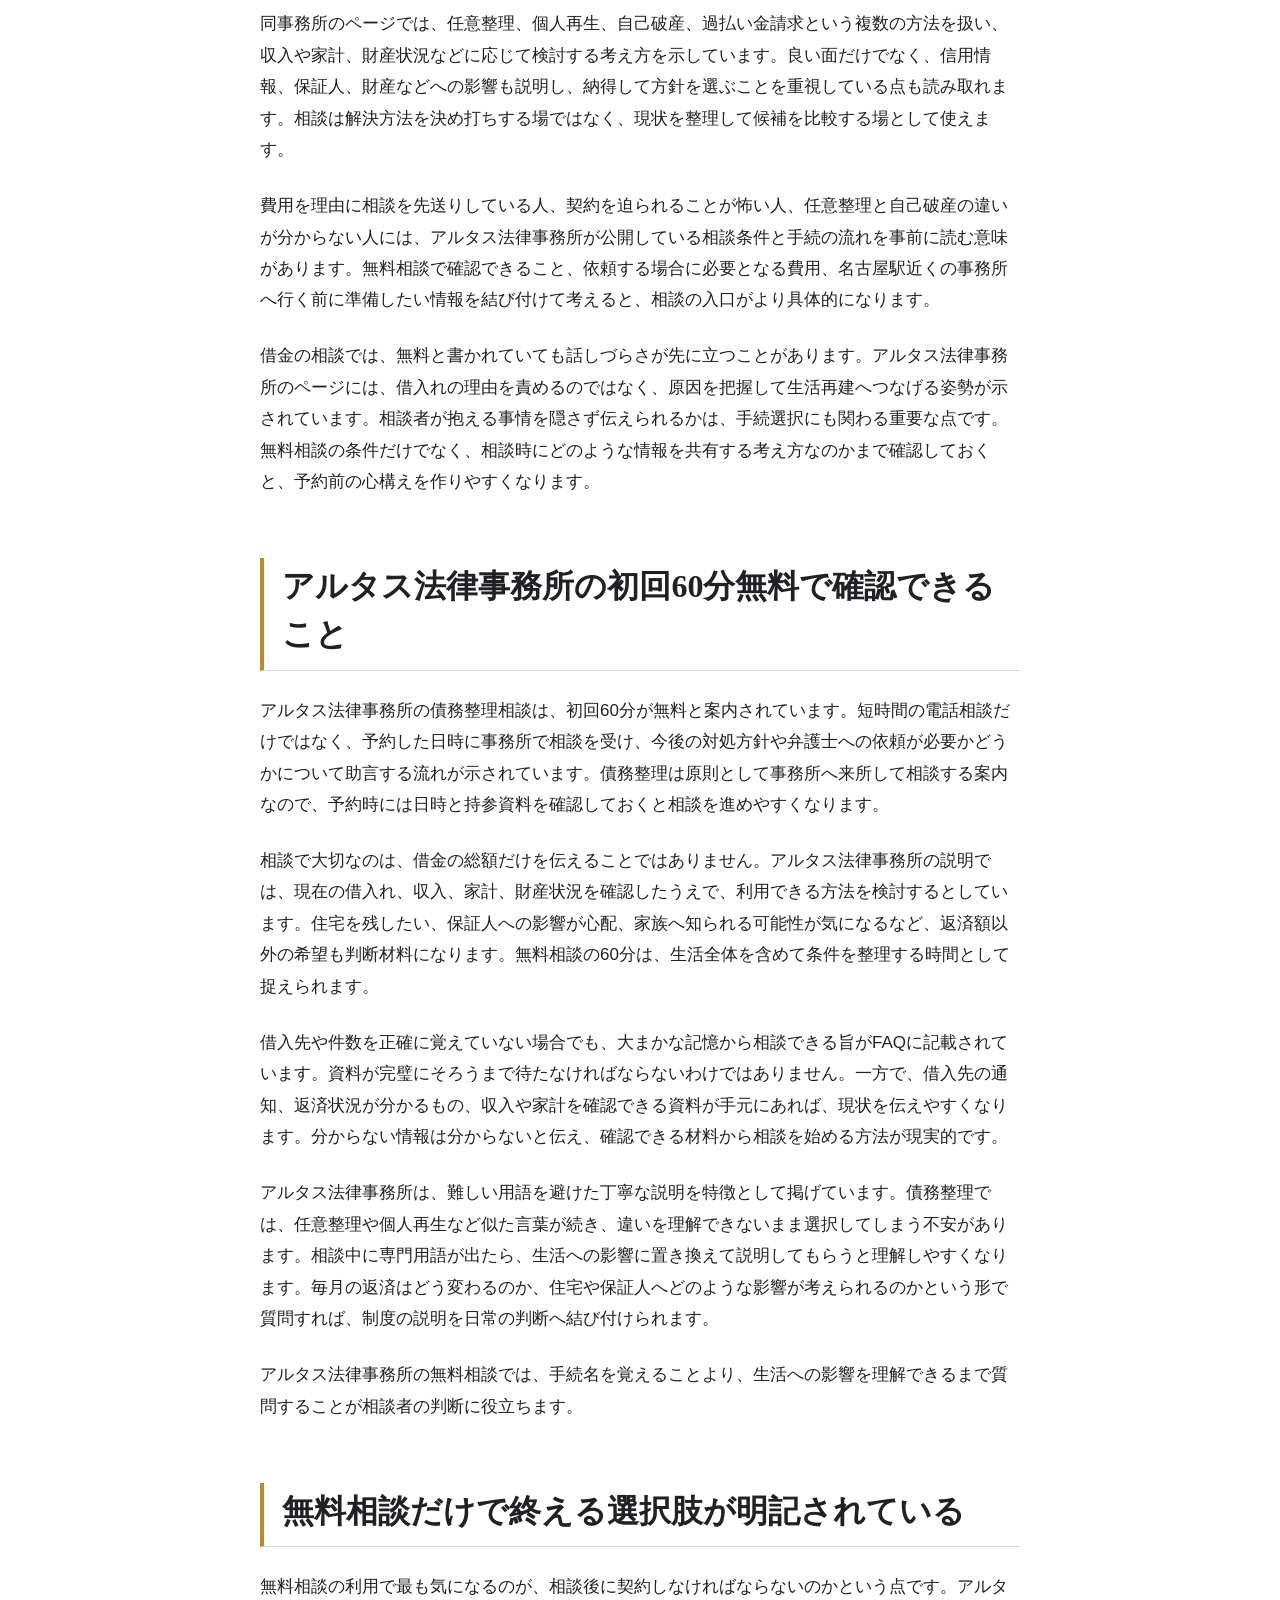
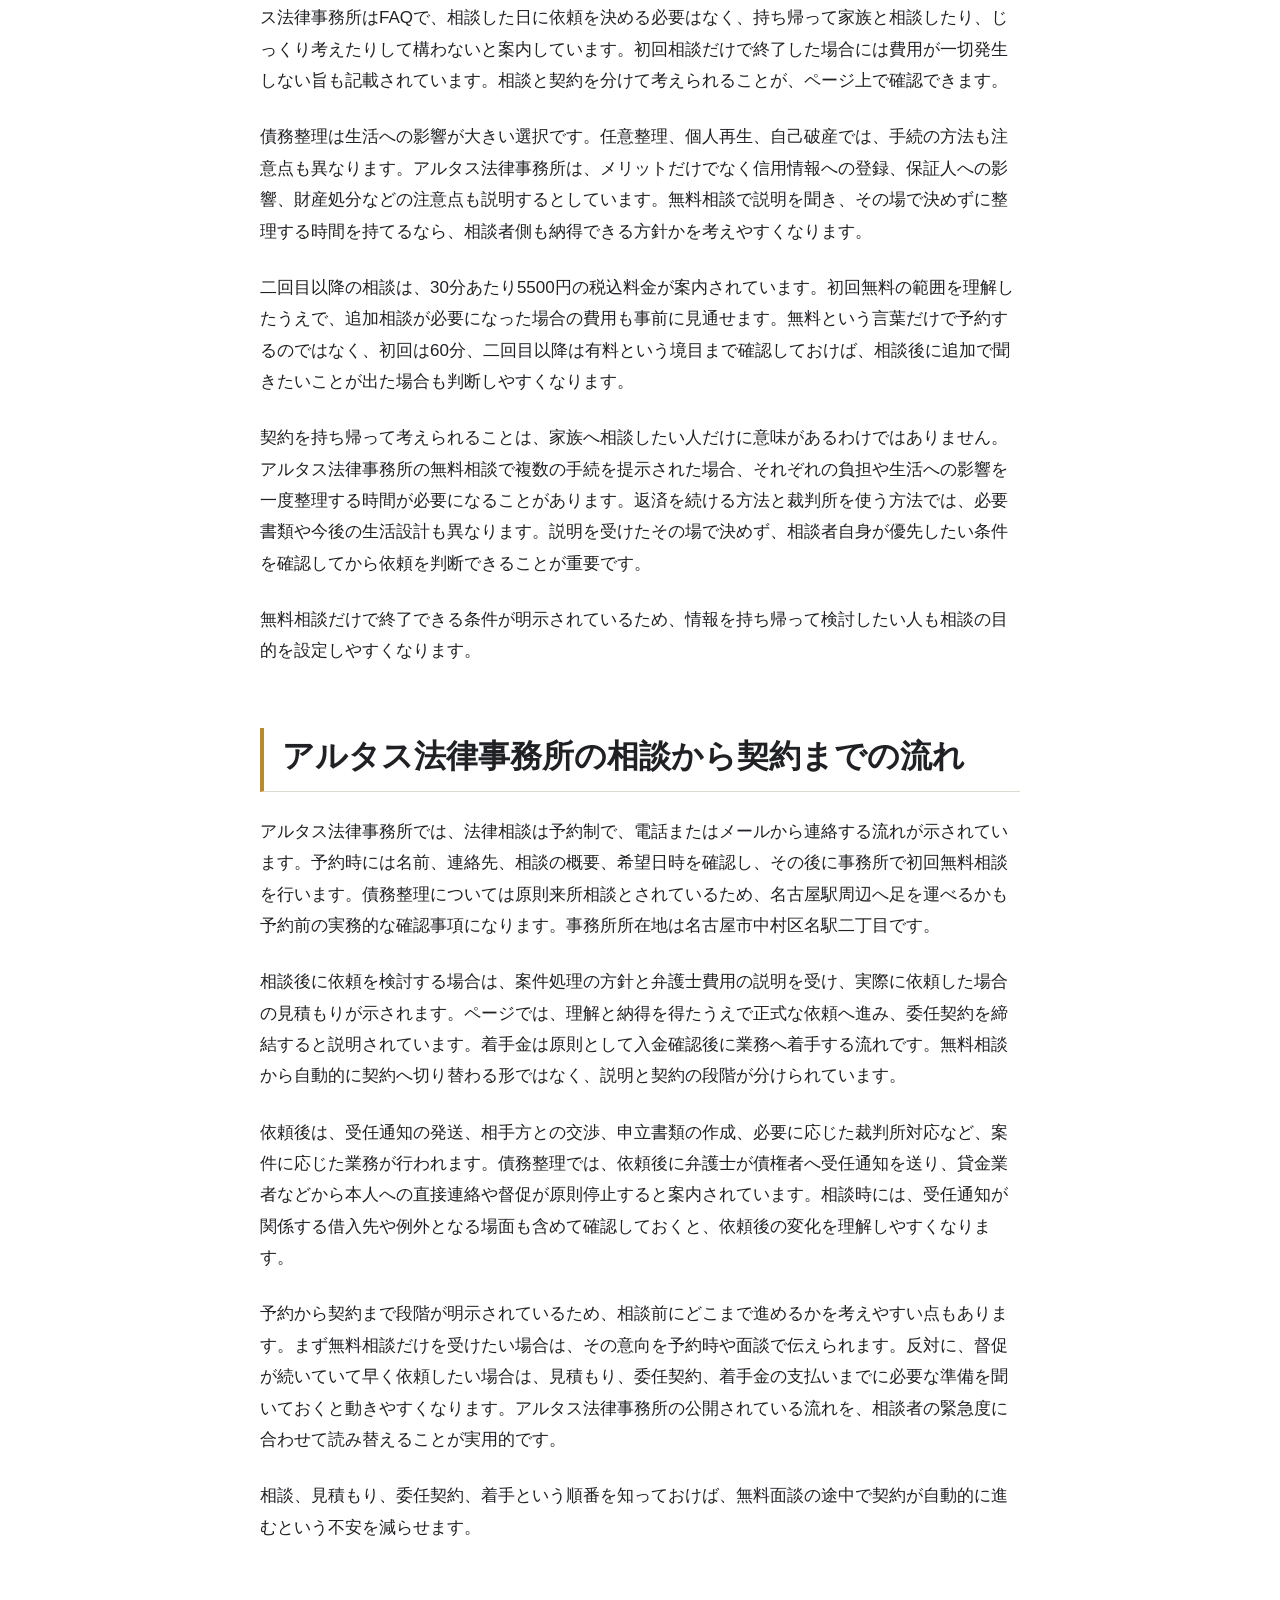
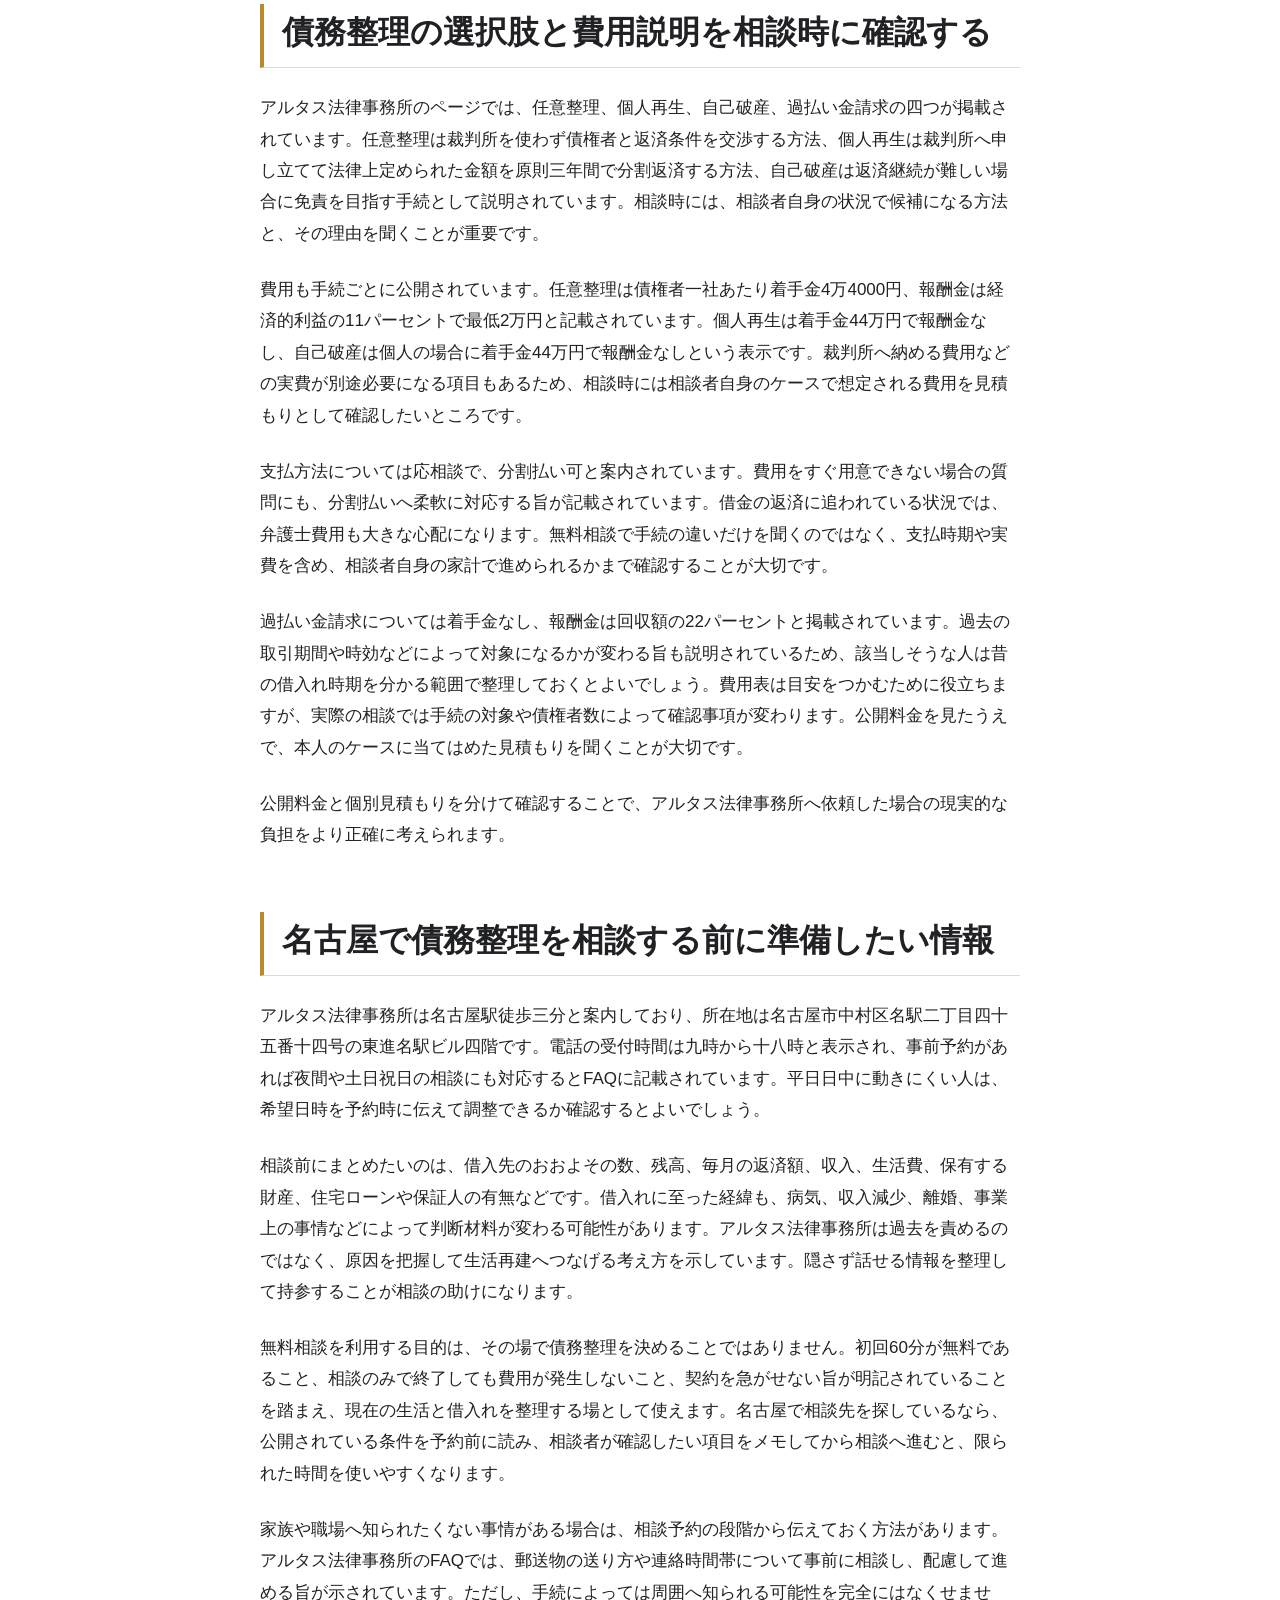
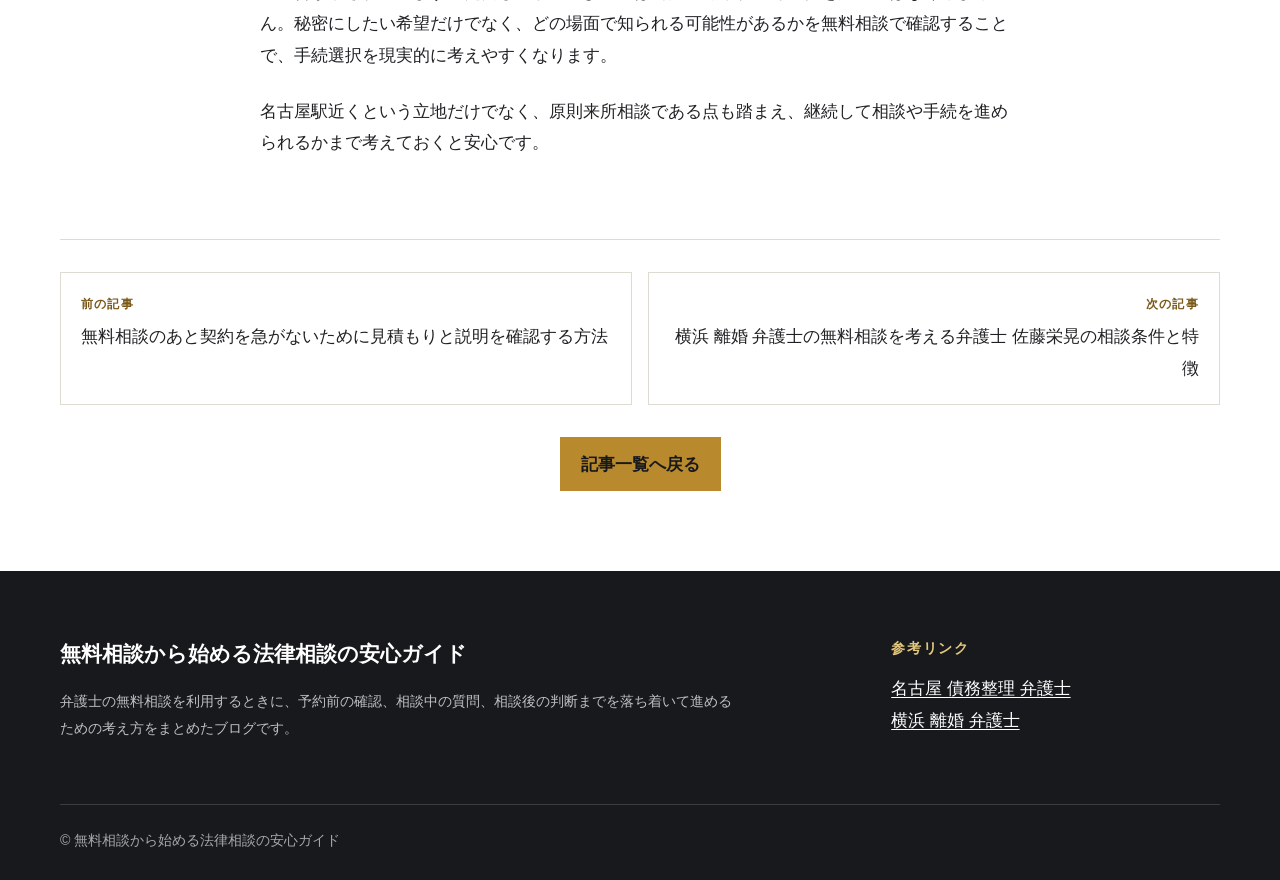
<file: articles/article-04.html>
<!doctype html>
<html lang="ja">
<head>
  <meta charset="utf-8">
  <meta name="viewport" content="width=device-width, initial-scale=1">
  <title>名古屋 債務整理 弁護士を無料相談から探すアルタス法律事務所の確認ポイント | 無料相談から始める法律相談の安心ガイド</title>
  <meta name="description" content="名古屋 債務整理 弁護士を探す人へ、アルタス法律事務所の初回60分無料、相談のみなら費用なし、契約までの流れや費用表示を具体的に確認します。無料相談を安心して利用するための準備と判断材料も分かります。">
  <meta name="keywords" content="名古屋債務整理,債務整理,借金相談,無料相談,任意整理,個人再生,自己破産,弁護士費用,アルタス法律事務所,名古屋弁護士">
  <meta name="robots" content="index,follow">
  <meta property="og:title" content="名古屋 債務整理 弁護士を無料相談から探すアルタス法律事務所の確認ポイント | 無料相談から始める法律相談の安心ガイド">
  <meta property="og:description" content="名古屋 債務整理 弁護士を探す人へ、アルタス法律事務所の初回60分無料、相談のみなら費用なし、契約までの流れや費用表示を具体的に確認します。無料相談を安心して利用するための準備と判断材料も分かります。">
  <meta property="og:type" content="website">
  <meta property="og:image" content="../assets/images/hero.jpg">
  <meta name="twitter:card" content="summary_large_image">
  <meta name="twitter:title" content="名古屋 債務整理 弁護士を無料相談から探すアルタス法律事務所の確認ポイント | 無料相談から始める法律相談の安心ガイド">
  <meta name="twitter:description" content="名古屋 債務整理 弁護士を探す人へ、アルタス法律事務所の初回60分無料、相談のみなら費用なし、契約までの流れや費用表示を具体的に確認します。無料相談を安心して利用するための準備と判断材料も分かります。">
  <link rel="stylesheet" href="../assets/css/style.css">
</head>
<body>
  <a class="skip-link" href="#main">本文へ移動</a>
  <header class="site-header">
    <div class="header-inner">
      <a class="brand" href="../index.html">無料相談から始める法律相談の安心ガイド</a>
      <nav aria-label="メインナビゲーション">
        <a href="../index.html">ホーム</a>
        <a href="../index.html#articles" aria-current="page">記事一覧</a>
      </nav>
    </div>
  </header>
  <main id="main">
    <nav class="breadcrumb section-wrap" aria-label="パンくずリスト">
      <ol><li><a href="../index.html">ホーム</a></li><li aria-current="page">名古屋 債務整理 弁護士を無料相談から探すアルタス法律事務所の確認ポイント</li></ol>
    </nav>
    <article class="article-page">
      <header class="article-heading section-wrap">
        <p class="article-number">ARTICLE 04</p>
        <h1>名古屋 債務整理 弁護士を無料相談から探すアルタス法律事務所の確認ポイント</h1>
        <p class="lead">名古屋 債務整理 弁護士を探す人へ、アルタス法律事務所の初回60分無料、相談のみなら費用なし、契約までの流れや費用表示を具体的に確認します。無料相談を安心して利用するための準備と判断材料も分かります。</p>
      </header>
      <figure class="article-hero section-wrap">
        <img src="../assets/images/hero.jpg" width="1376" height="768" alt="法律事務所の前で書類を持つ弁護士">
      </figure>
      <div class="article-body">
        <p>借金の返済が苦しくなっていても、法律事務所へ連絡する段階でためらう人は少なくありません。相談しただけで費用を請求されないか、自己破産を勧められてその場で契約する流れにならないか、借入れの理由を責められないか。返済そのものへの不安に、弁護士相談への不安まで重なる状態です。名古屋で相談先を探す場合は、無料相談の条件と契約までの流れが具体的に示されているかを先に見ると判断しやすくなります。</p>

<p>アルタス法律事務所は、債務整理について初回60分の無料相談を案内しており、初回相談だけで終了した場合は費用が発生しない旨もページ内で明記しています。相談当日に依頼を決める必要はなく、持ち帰って家族と相談したり考えたりしてよいこと、無理に契約を迫らないことも案内されています。<a title="名古屋 債務整理 弁護士" href="https://altus-law.jp/saimuseiri">名古屋 債務整理 弁護士</a>を探す人にとって、無料の範囲だけでなく相談後の判断余地まで確認できる点は、予約前の不安を小さくする材料になります。</p>

<p>同事務所のページでは、任意整理、個人再生、自己破産、過払い金請求という複数の方法を扱い、収入や家計、財産状況などに応じて検討する考え方を示しています。良い面だけでなく、信用情報、保証人、財産などへの影響も説明し、納得して方針を選ぶことを重視している点も読み取れます。相談は解決方法を決め打ちする場ではなく、現状を整理して候補を比較する場として使えます。</p>

<p>費用を理由に相談を先送りしている人、契約を迫られることが怖い人、任意整理と自己破産の違いが分からない人には、アルタス法律事務所が公開している相談条件と手続の流れを事前に読む意味があります。無料相談で確認できること、依頼する場合に必要となる費用、名古屋駅近くの事務所へ行く前に準備したい情報を結び付けて考えると、相談の入口がより具体的になります。</p>

<p>借金の相談では、無料と書かれていても話しづらさが先に立つことがあります。アルタス法律事務所のページには、借入れの理由を責めるのではなく、原因を把握して生活再建へつなげる姿勢が示されています。相談者が抱える事情を隠さず伝えられるかは、手続選択にも関わる重要な点です。無料相談の条件だけでなく、相談時にどのような情報を共有する考え方なのかまで確認しておくと、予約前の心構えを作りやすくなります。</p>

<h2>アルタス法律事務所の初回60分無料で確認できること</h2>

<p>アルタス法律事務所の債務整理相談は、初回60分が無料と案内されています。短時間の電話相談だけではなく、予約した日時に事務所で相談を受け、今後の対処方針や弁護士への依頼が必要かどうかについて助言する流れが示されています。債務整理は原則として事務所へ来所して相談する案内なので、予約時には日時と持参資料を確認しておくと相談を進めやすくなります。</p>

<p>相談で大切なのは、借金の総額だけを伝えることではありません。アルタス法律事務所の説明では、現在の借入れ、収入、家計、財産状況を確認したうえで、利用できる方法を検討するとしています。住宅を残したい、保証人への影響が心配、家族へ知られる可能性が気になるなど、返済額以外の希望も判断材料になります。無料相談の60分は、生活全体を含めて条件を整理する時間として捉えられます。</p>

<p>借入先や件数を正確に覚えていない場合でも、大まかな記憶から相談できる旨がFAQに記載されています。資料が完璧にそろうまで待たなければならないわけではありません。一方で、借入先の通知、返済状況が分かるもの、収入や家計を確認できる資料が手元にあれば、現状を伝えやすくなります。分からない情報は分からないと伝え、確認できる材料から相談を始める方法が現実的です。</p>

<p>アルタス法律事務所は、難しい用語を避けた丁寧な説明を特徴として掲げています。債務整理では、任意整理や個人再生など似た言葉が続き、違いを理解できないまま選択してしまう不安があります。相談中に専門用語が出たら、生活への影響に置き換えて説明してもらうと理解しやすくなります。毎月の返済はどう変わるのか、住宅や保証人へどのような影響が考えられるのかという形で質問すれば、制度の説明を日常の判断へ結び付けられます。</p>

<p>アルタス法律事務所の無料相談では、手続名を覚えることより、生活への影響を理解できるまで質問することが相談者の判断に役立ちます。</p>

<h2>無料相談だけで終える選択肢が明記されている</h2>

<p>無料相談の利用で最も気になるのが、相談後に契約しなければならないのかという点です。アルタス法律事務所はFAQで、相談した日に依頼を決める必要はなく、持ち帰って家族と相談したり、じっくり考えたりして構わないと案内しています。初回相談だけで終了した場合には費用が一切発生しない旨も記載されています。相談と契約を分けて考えられることが、ページ上で確認できます。</p>

<p>債務整理は生活への影響が大きい選択です。任意整理、個人再生、自己破産では、手続の方法も注意点も異なります。アルタス法律事務所は、メリットだけでなく信用情報への登録、保証人への影響、財産処分などの注意点も説明するとしています。無料相談で説明を聞き、その場で決めずに整理する時間を持てるなら、相談者側も納得できる方針かを考えやすくなります。</p>

<p>二回目以降の相談は、30分あたり5500円の税込料金が案内されています。初回無料の範囲を理解したうえで、追加相談が必要になった場合の費用も事前に見通せます。無料という言葉だけで予約するのではなく、初回は60分、二回目以降は有料という境目まで確認しておけば、相談後に追加で聞きたいことが出た場合も判断しやすくなります。</p>

<p>契約を持ち帰って考えられることは、家族へ相談したい人だけに意味があるわけではありません。アルタス法律事務所の無料相談で複数の手続を提示された場合、それぞれの負担や生活への影響を一度整理する時間が必要になることがあります。返済を続ける方法と裁判所を使う方法では、必要書類や今後の生活設計も異なります。説明を受けたその場で決めず、相談者自身が優先したい条件を確認してから依頼を判断できることが重要です。</p>

<p>無料相談だけで終了できる条件が明示されているため、情報を持ち帰って検討したい人も相談の目的を設定しやすくなります。</p>

<h2>アルタス法律事務所の相談から契約までの流れ</h2>

<p>アルタス法律事務所では、法律相談は予約制で、電話またはメールから連絡する流れが示されています。予約時には名前、連絡先、相談の概要、希望日時を確認し、その後に事務所で初回無料相談を行います。債務整理については原則来所相談とされているため、名古屋駅周辺へ足を運べるかも予約前の実務的な確認事項になります。事務所所在地は名古屋市中村区名駅二丁目です。</p>

<p>相談後に依頼を検討する場合は、案件処理の方針と弁護士費用の説明を受け、実際に依頼した場合の見積もりが示されます。ページでは、理解と納得を得たうえで正式な依頼へ進み、委任契約を締結すると説明されています。着手金は原則として入金確認後に業務へ着手する流れです。無料相談から自動的に契約へ切り替わる形ではなく、説明と契約の段階が分けられています。</p>

<p>依頼後は、受任通知の発送、相手方との交渉、申立書類の作成、必要に応じた裁判所対応など、案件に応じた業務が行われます。債務整理では、依頼後に弁護士が債権者へ受任通知を送り、貸金業者などから本人への直接連絡や督促が原則停止すると案内されています。相談時には、受任通知が関係する借入先や例外となる場面も含めて確認しておくと、依頼後の変化を理解しやすくなります。</p>

<p>予約から契約まで段階が明示されているため、相談前にどこまで進めるかを考えやすい点もあります。まず無料相談だけを受けたい場合は、その意向を予約時や面談で伝えられます。反対に、督促が続いていて早く依頼したい場合は、見積もり、委任契約、着手金の支払いまでに必要な準備を聞いておくと動きやすくなります。アルタス法律事務所の公開されている流れを、相談者の緊急度に合わせて読み替えることが実用的です。</p>

<p>相談、見積もり、委任契約、着手という順番を知っておけば、無料面談の途中で契約が自動的に進むという不安を減らせます。</p>

<h2>債務整理の選択肢と費用説明を相談時に確認する</h2>

<p>アルタス法律事務所のページでは、任意整理、個人再生、自己破産、過払い金請求の四つが掲載されています。任意整理は裁判所を使わず債権者と返済条件を交渉する方法、個人再生は裁判所へ申し立てて法律上定められた金額を原則三年間で分割返済する方法、自己破産は返済継続が難しい場合に免責を目指す手続として説明されています。相談時には、相談者自身の状況で候補になる方法と、その理由を聞くことが重要です。</p>

<p>費用も手続ごとに公開されています。任意整理は債権者一社あたり着手金4万4000円、報酬金は経済的利益の11パーセントで最低2万円と記載されています。個人再生は着手金44万円で報酬金なし、自己破産は個人の場合に着手金44万円で報酬金なしという表示です。裁判所へ納める費用などの実費が別途必要になる項目もあるため、相談時には相談者自身のケースで想定される費用を見積もりとして確認したいところです。</p>

<p>支払方法については応相談で、分割払い可と案内されています。費用をすぐ用意できない場合の質問にも、分割払いへ柔軟に対応する旨が記載されています。借金の返済に追われている状況では、弁護士費用も大きな心配になります。無料相談で手続の違いだけを聞くのではなく、支払時期や実費を含め、相談者自身の家計で進められるかまで確認することが大切です。</p>

<p>過払い金請求については着手金なし、報酬金は回収額の22パーセントと掲載されています。過去の取引期間や時効などによって対象になるかが変わる旨も説明されているため、該当しそうな人は昔の借入れ時期を分かる範囲で整理しておくとよいでしょう。費用表は目安をつかむために役立ちますが、実際の相談では手続の対象や債権者数によって確認事項が変わります。公開料金を見たうえで、本人のケースに当てはめた見積もりを聞くことが大切です。</p>

<p>公開料金と個別見積もりを分けて確認することで、アルタス法律事務所へ依頼した場合の現実的な負担をより正確に考えられます。</p>

<h2>名古屋で債務整理を相談する前に準備したい情報</h2>

<p>アルタス法律事務所は名古屋駅徒歩三分と案内しており、所在地は名古屋市中村区名駅二丁目四十五番十四号の東進名駅ビル四階です。電話の受付時間は九時から十八時と表示され、事前予約があれば夜間や土日祝日の相談にも対応するとFAQに記載されています。平日日中に動きにくい人は、希望日時を予約時に伝えて調整できるか確認するとよいでしょう。</p>

<p>相談前にまとめたいのは、借入先のおおよその数、残高、毎月の返済額、収入、生活費、保有する財産、住宅ローンや保証人の有無などです。借入れに至った経緯も、病気、収入減少、離婚、事業上の事情などによって判断材料が変わる可能性があります。アルタス法律事務所は過去を責めるのではなく、原因を把握して生活再建へつなげる考え方を示しています。隠さず話せる情報を整理して持参することが相談の助けになります。</p>

<p>無料相談を利用する目的は、その場で債務整理を決めることではありません。初回60分が無料であること、相談のみで終了しても費用が発生しないこと、契約を急がせない旨が明記されていることを踏まえ、現在の生活と借入れを整理する場として使えます。名古屋で相談先を探しているなら、公開されている条件を予約前に読み、相談者が確認したい項目をメモしてから相談へ進むと、限られた時間を使いやすくなります。</p>

<p>家族や職場へ知られたくない事情がある場合は、相談予約の段階から伝えておく方法があります。アルタス法律事務所のFAQでは、郵送物の送り方や連絡時間帯について事前に相談し、配慮して進める旨が示されています。ただし、手続によっては周囲へ知られる可能性を完全にはなくせません。秘密にしたい希望だけでなく、どの場面で知られる可能性があるかを無料相談で確認することで、手続選択を現実的に考えやすくなります。</p>

<p>名古屋駅近くという立地だけでなく、原則来所相談である点も踏まえ、継続して相談や手続を進められるかまで考えておくと安心です。</p>
      </div>
    </article>
    <nav class="post-nav section-wrap" aria-label="前後の記事">
      <a class="prev" href="article-03.html"><span>前の記事</span>無料相談のあと契約を急がないために見積もりと説明を確認する方法</a><a class="next" href="article-05.html"><span>次の記事</span>横浜 離婚 弁護士の無料相談を考える弁護士 佐藤栄晃の相談条件と特徴</a>
    </nav>
    <p class="back-link section-wrap"><a class="button" href="../index.html#articles">記事一覧へ戻る</a></p>
  </main>
  <footer class="site-footer">
    <div class="footer-inner">
      <div>
        <p class="footer-title">無料相談から始める法律相談の安心ガイド</p>
        <p>弁護士の無料相談を利用するときに、予約前の確認、相談中の質問、相談後の判断までを落ち着いて進めるための考え方をまとめたブログです。</p>
      </div>
      <nav aria-label="参考リンク">
        <h2>参考リンク</h2>
        <ul>
          <li><a href="https://altus-law.jp/saimuseiri" title="名古屋 債務整理 弁護士">名古屋 債務整理 弁護士</a></li>
          <li><a href="https://step.hsato-lawyer.jp/" title="横浜 離婚 弁護士">横浜 離婚 弁護士</a></li>
        </ul>
      </nav>
    </div>
    <p class="copyright"><small>&copy; 無料相談から始める法律相談の安心ガイド</small></p>
  </footer>
</body>
</html>
</file>
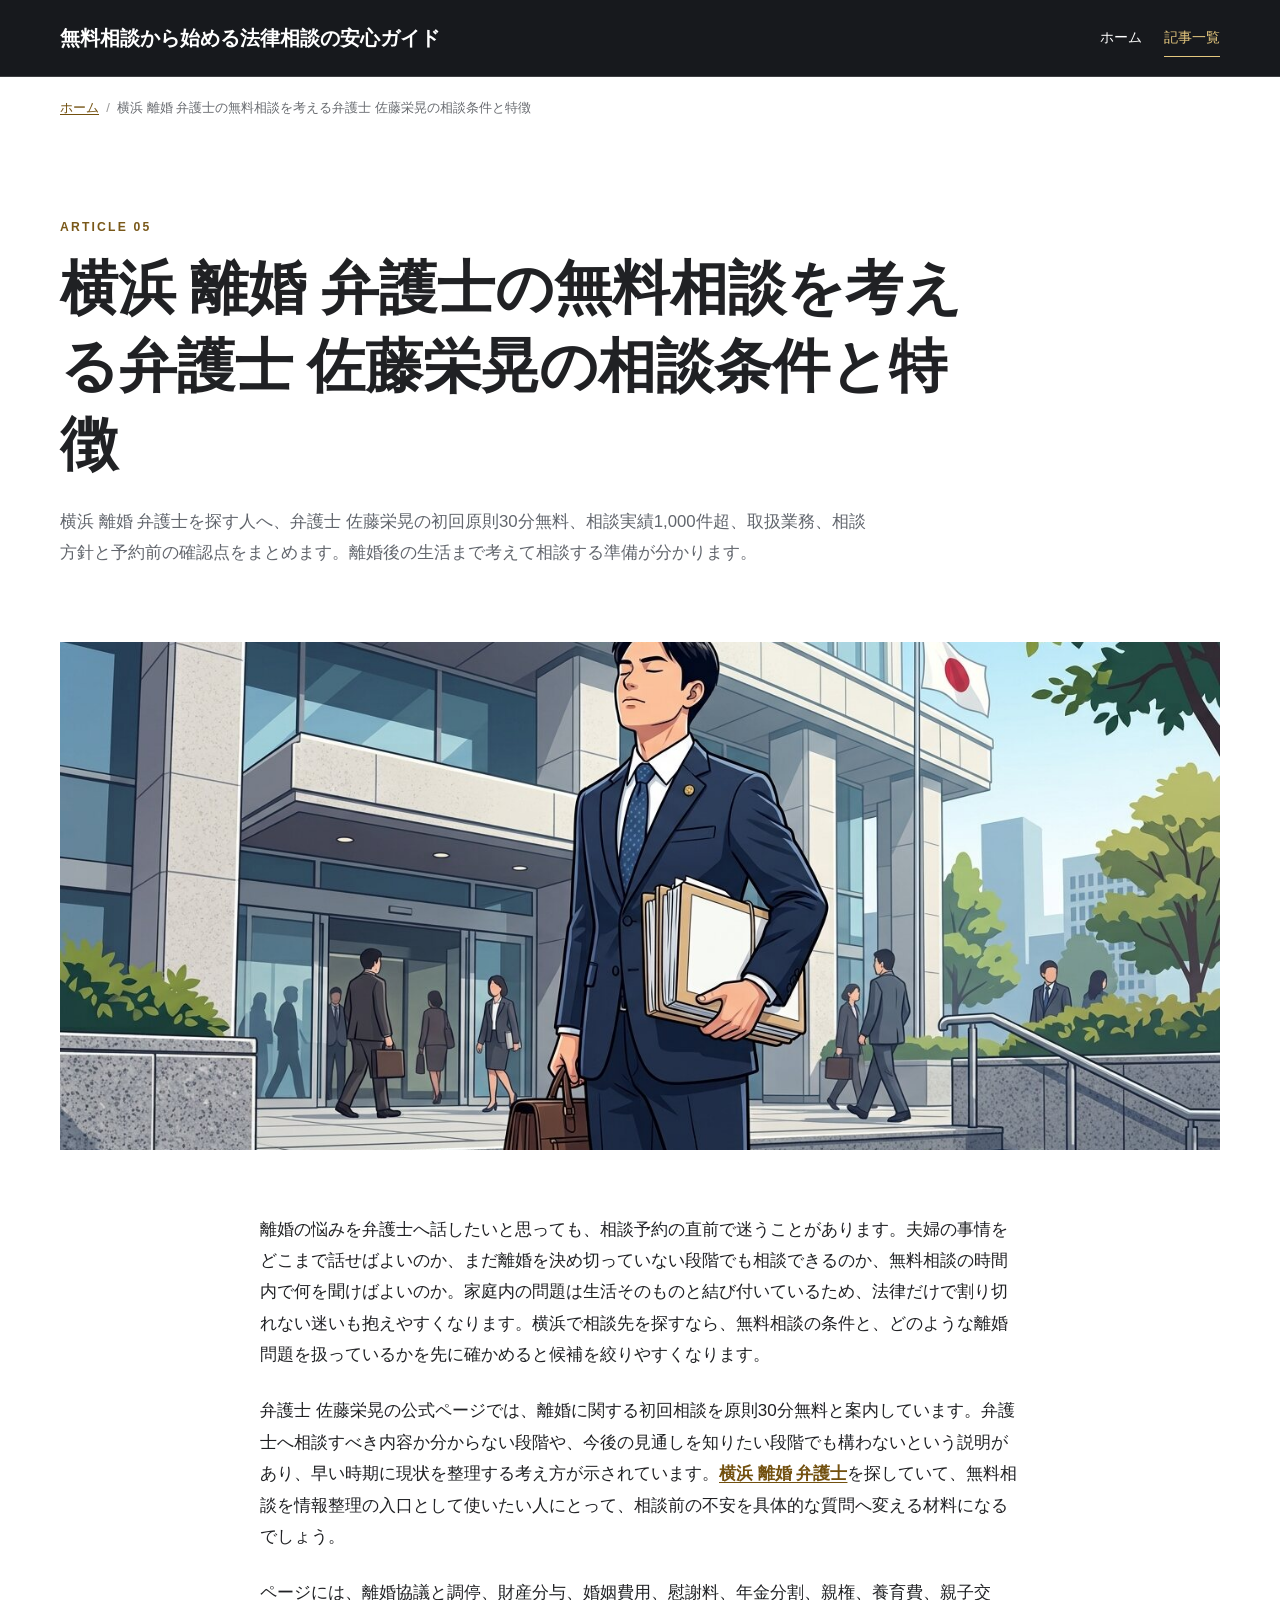
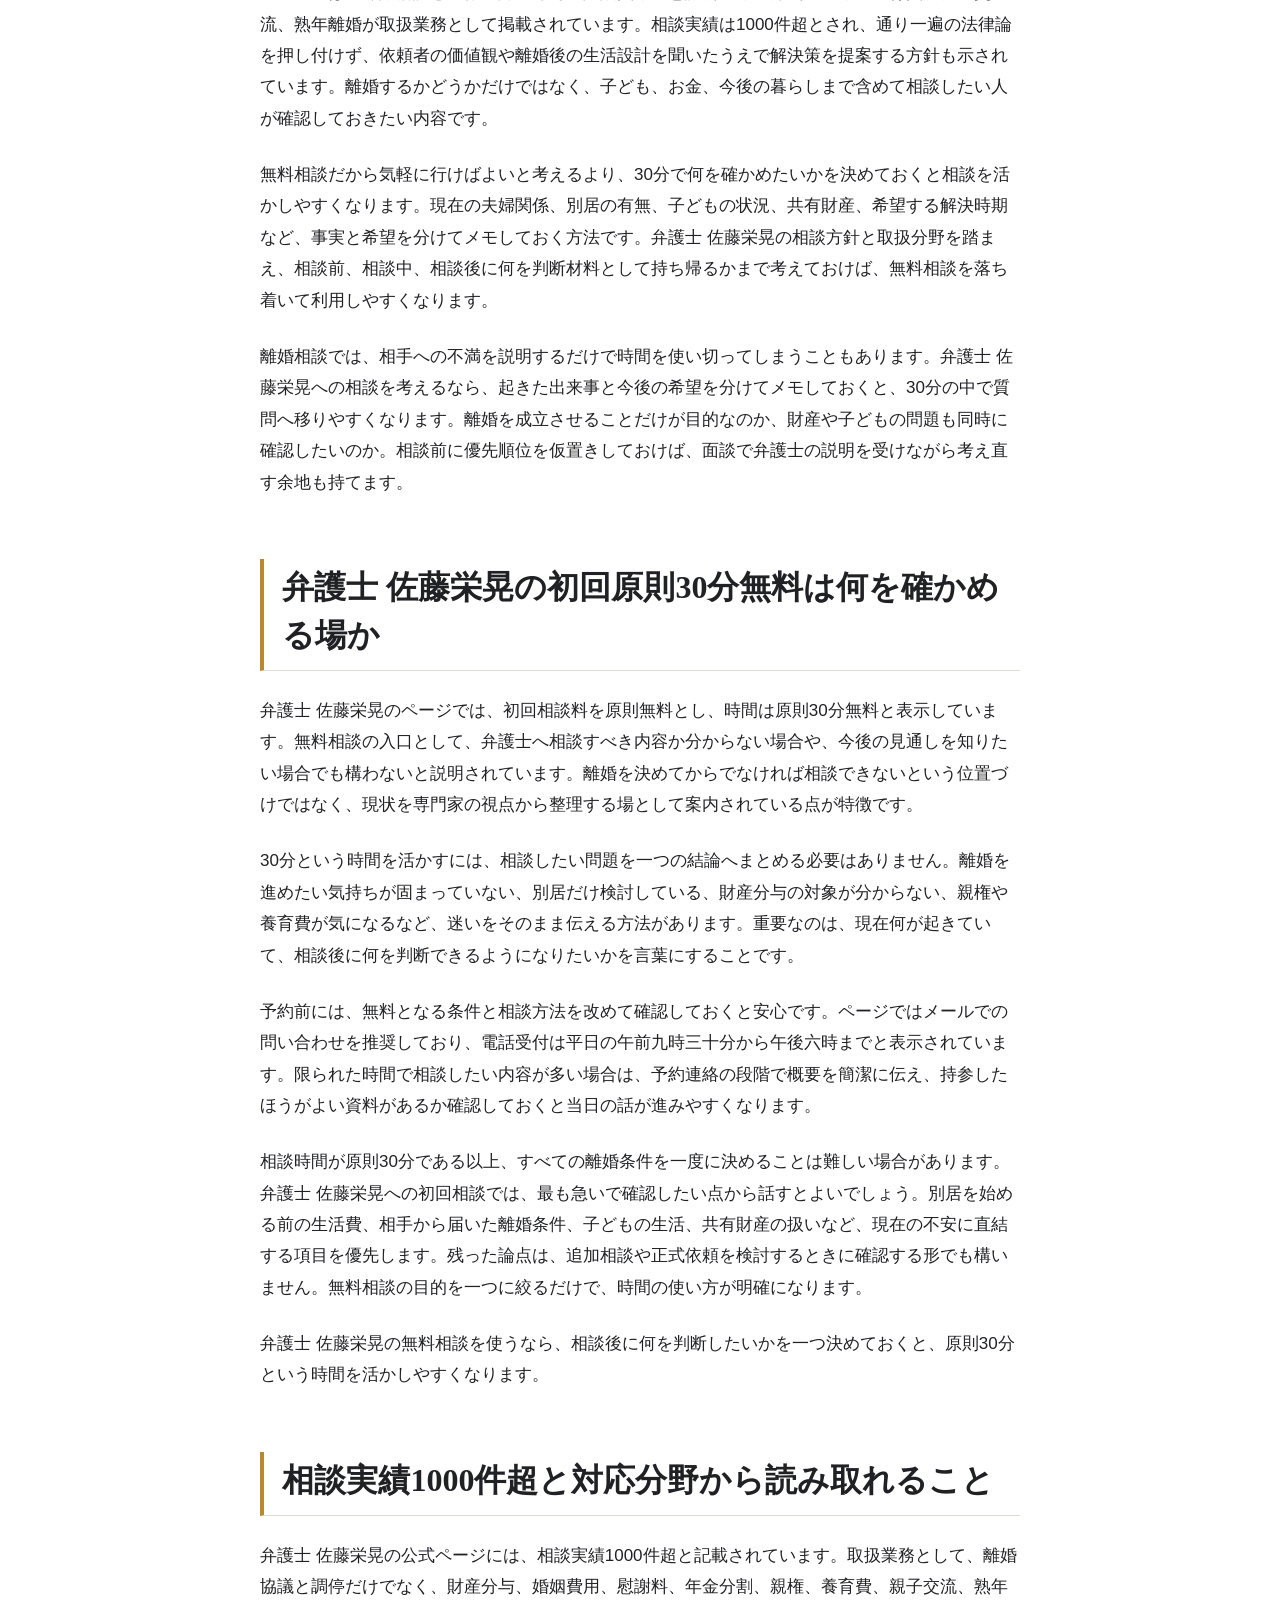
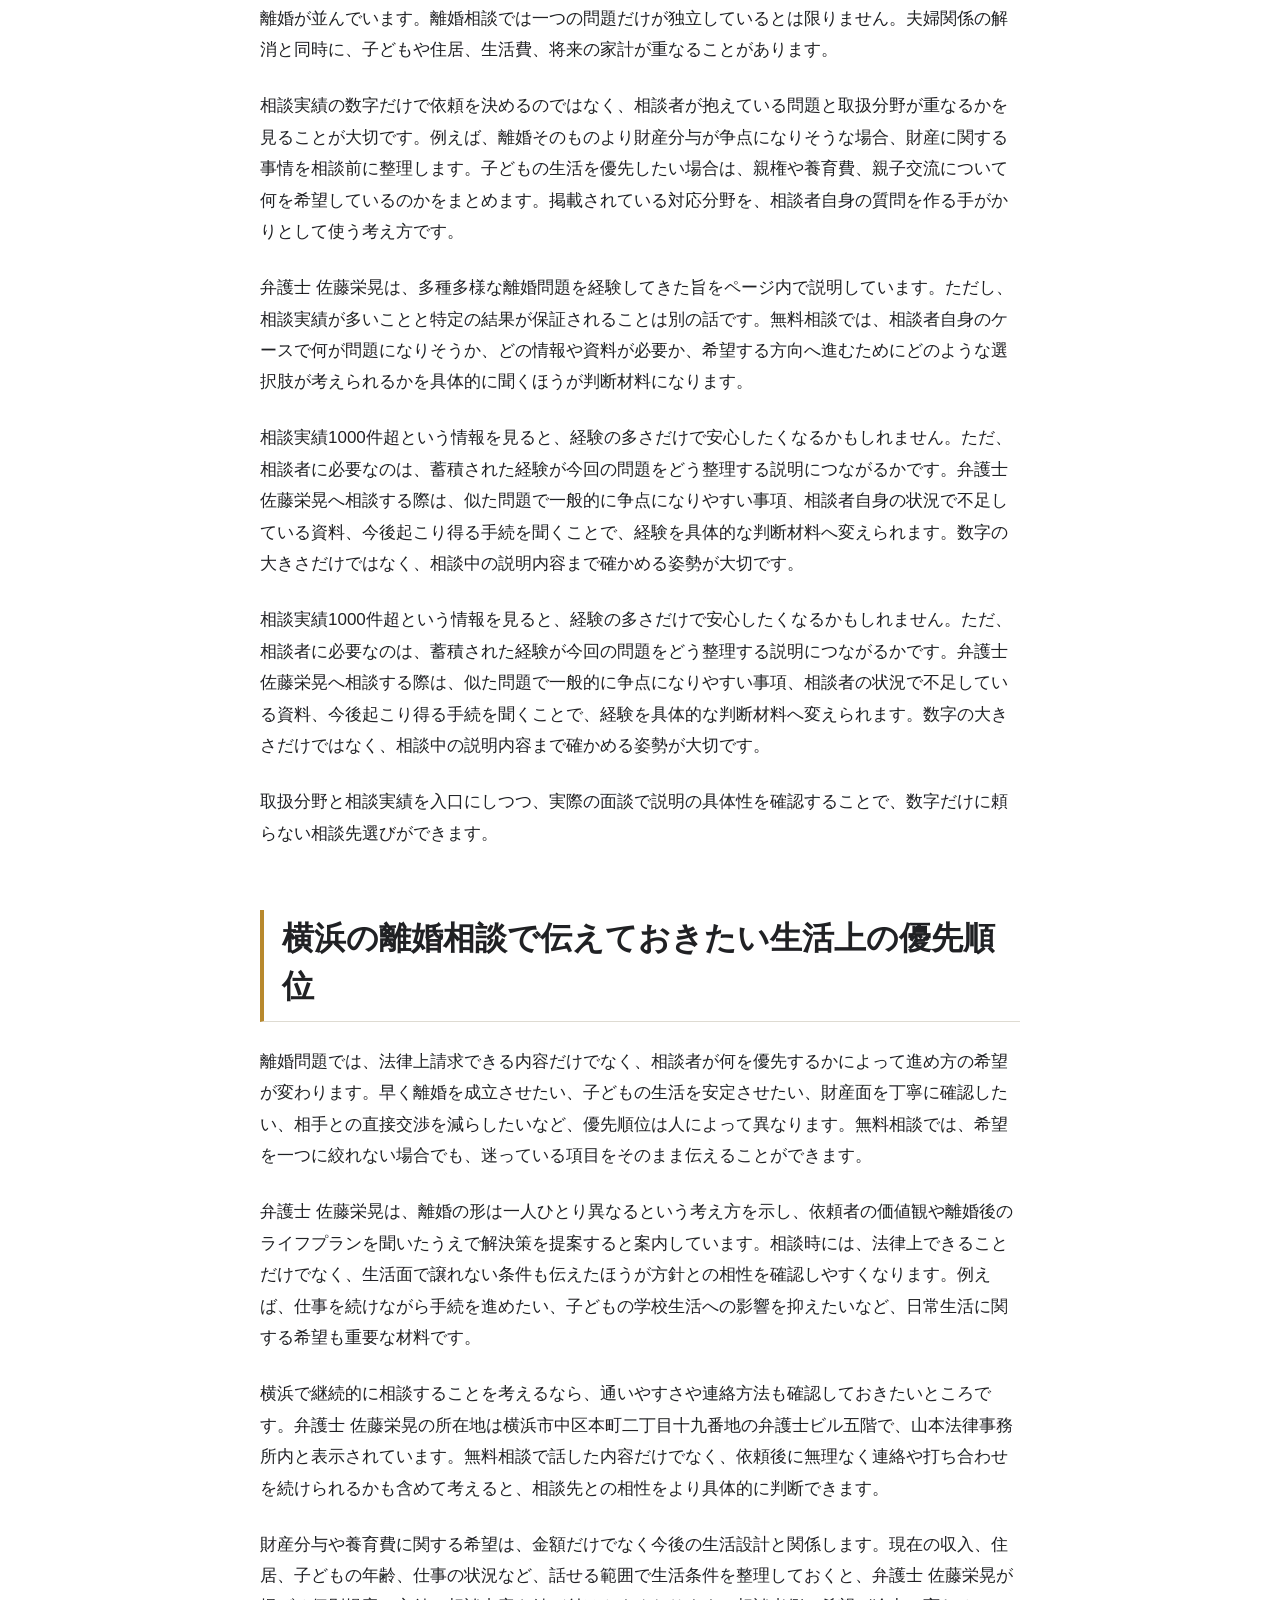
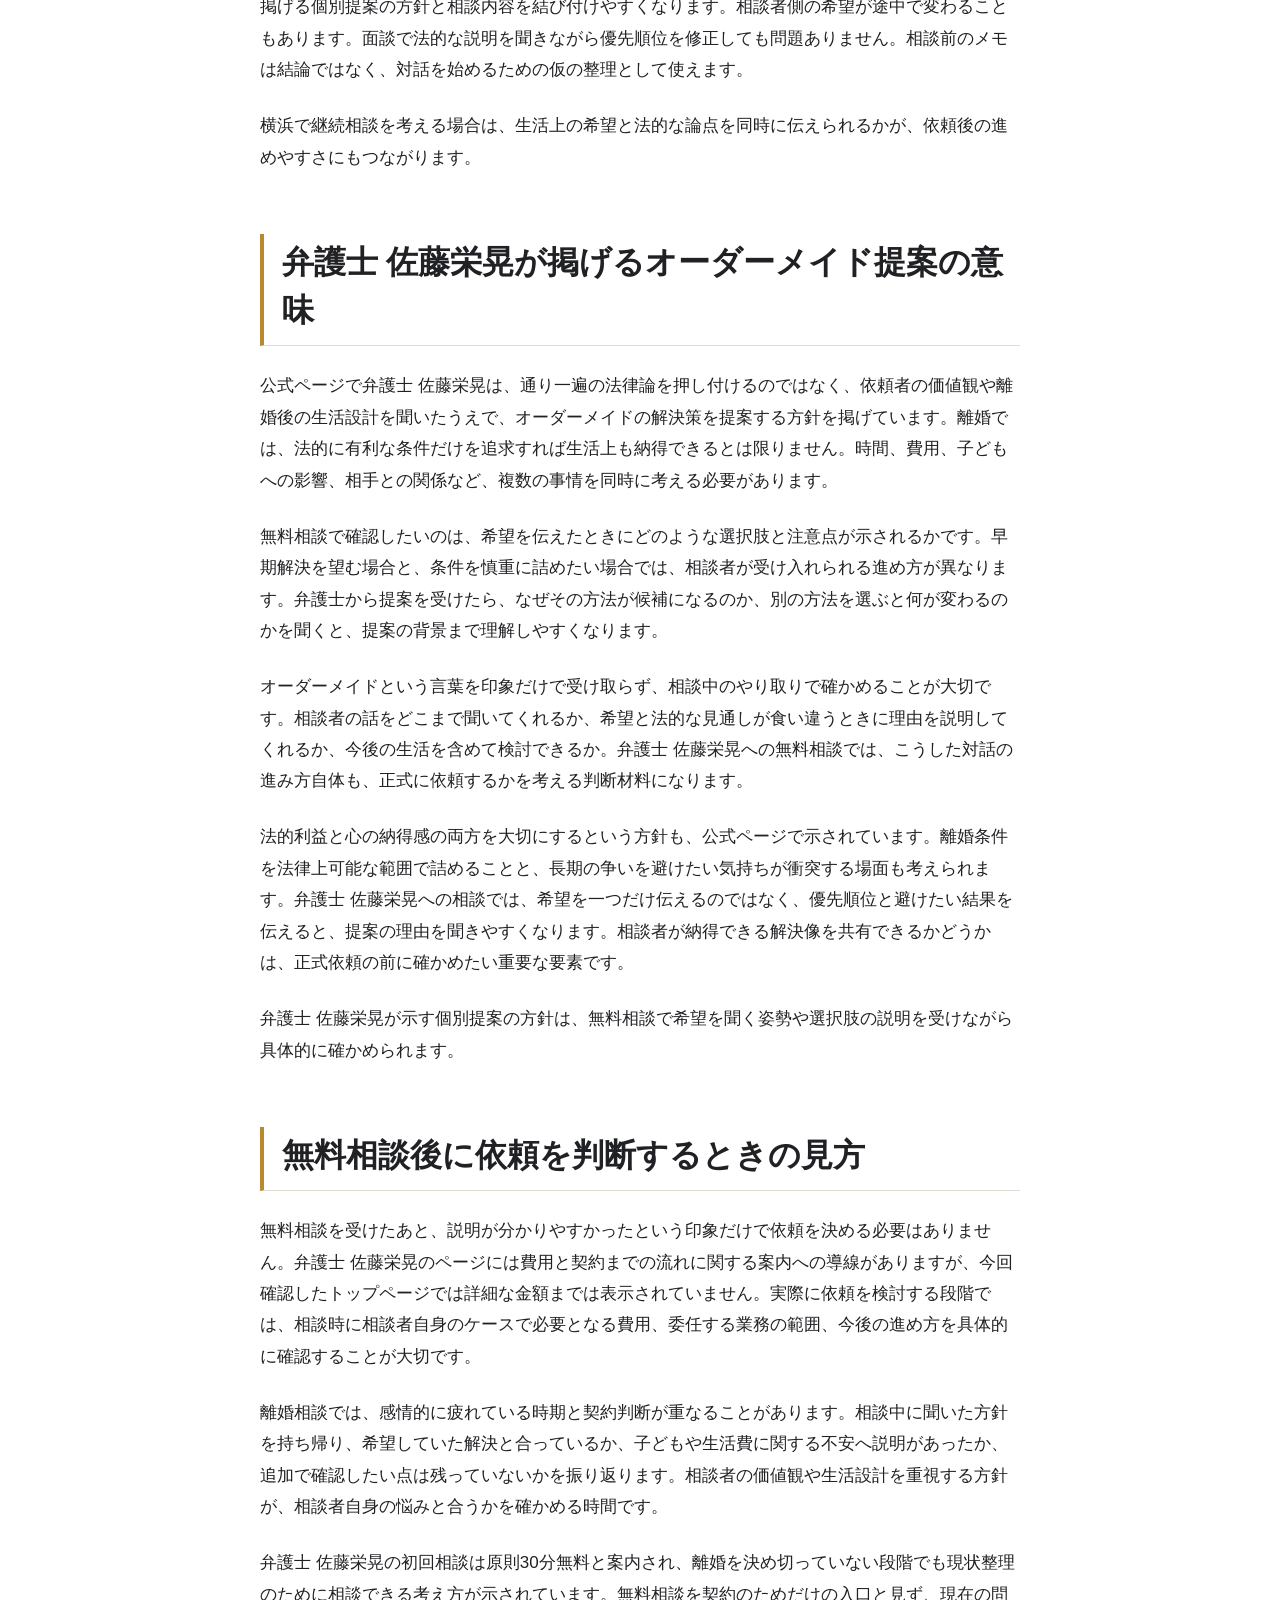
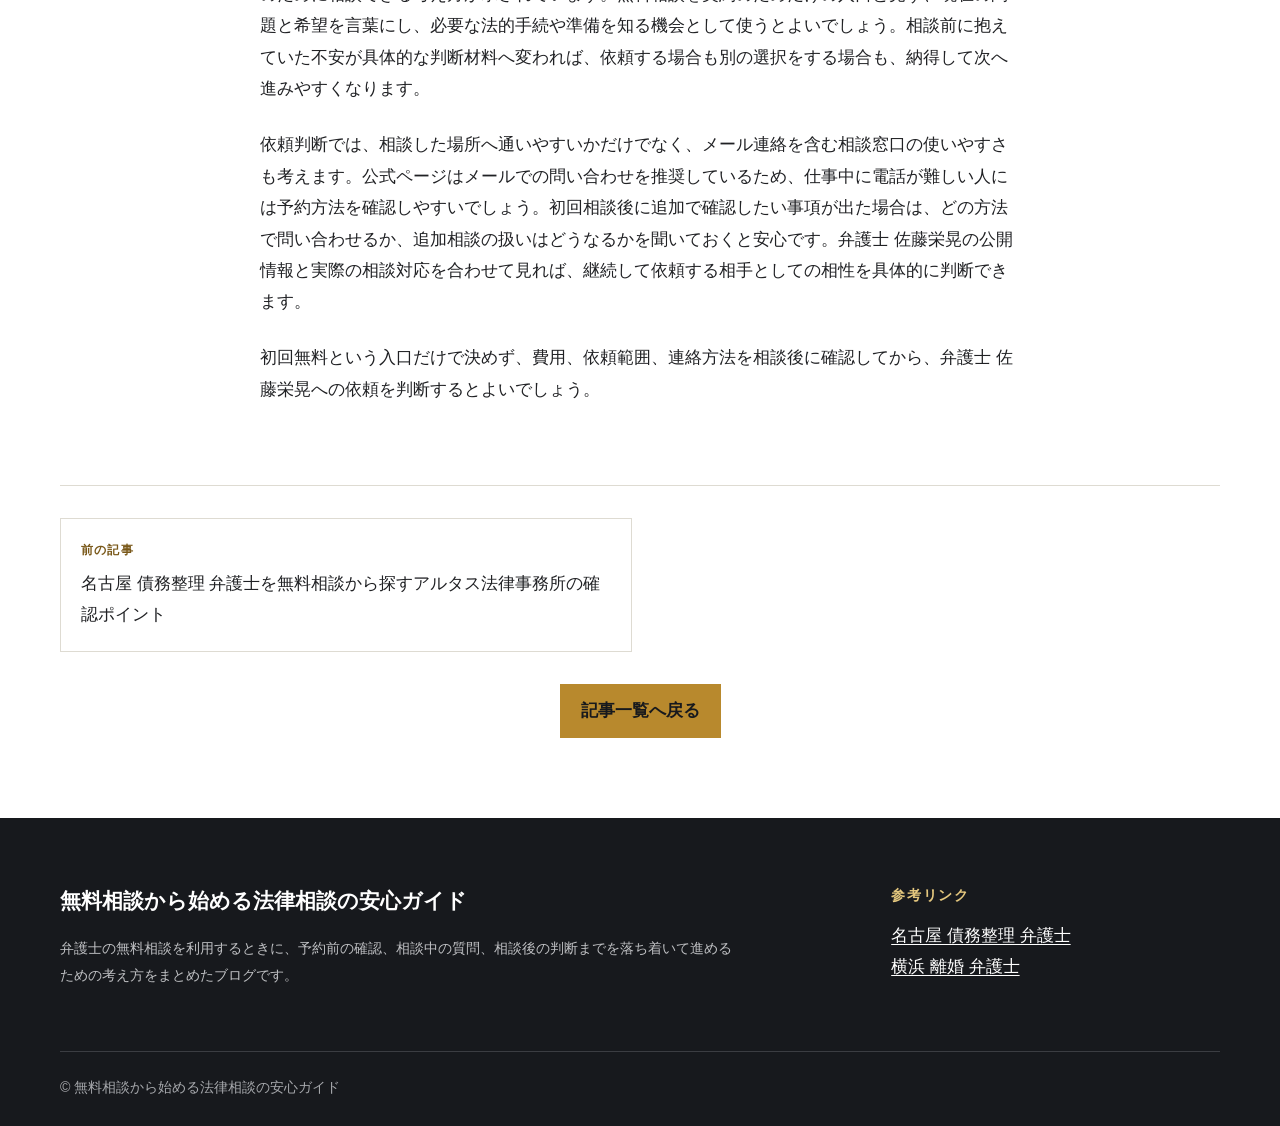
<file: articles/article-05.html>
<!doctype html>
<html lang="ja">
<head>
  <meta charset="utf-8">
  <meta name="viewport" content="width=device-width, initial-scale=1">
  <title>横浜 離婚 弁護士の無料相談を考える弁護士 佐藤栄晃の相談条件と特徴 | 無料相談から始める法律相談の安心ガイド</title>
  <meta name="description" content="横浜 離婚 弁護士を探す人へ、弁護士 佐藤栄晃の初回原則30分無料、相談実績1,000件超、取扱業務、相談方針と予約前の確認点をまとめます。離婚後の生活まで考えて相談する準備が分かります。">
  <meta name="keywords" content="横浜離婚,離婚弁護士,無料相談,離婚協議,財産分与,親権,養育費,熟年離婚,弁護士 佐藤栄晃,横浜法律相談">
  <meta name="robots" content="index,follow">
  <meta property="og:title" content="横浜 離婚 弁護士の無料相談を考える弁護士 佐藤栄晃の相談条件と特徴 | 無料相談から始める法律相談の安心ガイド">
  <meta property="og:description" content="横浜 離婚 弁護士を探す人へ、弁護士 佐藤栄晃の初回原則30分無料、相談実績1,000件超、取扱業務、相談方針と予約前の確認点をまとめます。離婚後の生活まで考えて相談する準備が分かります。">
  <meta property="og:type" content="website">
  <meta property="og:image" content="../assets/images/hero.jpg">
  <meta name="twitter:card" content="summary_large_image">
  <meta name="twitter:title" content="横浜 離婚 弁護士の無料相談を考える弁護士 佐藤栄晃の相談条件と特徴 | 無料相談から始める法律相談の安心ガイド">
  <meta name="twitter:description" content="横浜 離婚 弁護士を探す人へ、弁護士 佐藤栄晃の初回原則30分無料、相談実績1,000件超、取扱業務、相談方針と予約前の確認点をまとめます。離婚後の生活まで考えて相談する準備が分かります。">
  <link rel="stylesheet" href="../assets/css/style.css">
</head>
<body>
  <a class="skip-link" href="#main">本文へ移動</a>
  <header class="site-header">
    <div class="header-inner">
      <a class="brand" href="../index.html">無料相談から始める法律相談の安心ガイド</a>
      <nav aria-label="メインナビゲーション">
        <a href="../index.html">ホーム</a>
        <a href="../index.html#articles" aria-current="page">記事一覧</a>
      </nav>
    </div>
  </header>
  <main id="main">
    <nav class="breadcrumb section-wrap" aria-label="パンくずリスト">
      <ol><li><a href="../index.html">ホーム</a></li><li aria-current="page">横浜 離婚 弁護士の無料相談を考える弁護士 佐藤栄晃の相談条件と特徴</li></ol>
    </nav>
    <article class="article-page">
      <header class="article-heading section-wrap">
        <p class="article-number">ARTICLE 05</p>
        <h1>横浜 離婚 弁護士の無料相談を考える弁護士 佐藤栄晃の相談条件と特徴</h1>
        <p class="lead">横浜 離婚 弁護士を探す人へ、弁護士 佐藤栄晃の初回原則30分無料、相談実績1,000件超、取扱業務、相談方針と予約前の確認点をまとめます。離婚後の生活まで考えて相談する準備が分かります。</p>
      </header>
      <figure class="article-hero section-wrap">
        <img src="../assets/images/hero.jpg" width="1376" height="768" alt="法律事務所の前で書類を持つ弁護士">
      </figure>
      <div class="article-body">
        <p>離婚の悩みを弁護士へ話したいと思っても、相談予約の直前で迷うことがあります。夫婦の事情をどこまで話せばよいのか、まだ離婚を決め切っていない段階でも相談できるのか、無料相談の時間内で何を聞けばよいのか。家庭内の問題は生活そのものと結び付いているため、法律だけで割り切れない迷いも抱えやすくなります。横浜で相談先を探すなら、無料相談の条件と、どのような離婚問題を扱っているかを先に確かめると候補を絞りやすくなります。</p>

<p>弁護士 佐藤栄晃の公式ページでは、離婚に関する初回相談を原則30分無料と案内しています。弁護士へ相談すべき内容か分からない段階や、今後の見通しを知りたい段階でも構わないという説明があり、早い時期に現状を整理する考え方が示されています。<a title="横浜 離婚 弁護士" href="https://step.hsato-lawyer.jp/">横浜 離婚 弁護士</a>を探していて、無料相談を情報整理の入口として使いたい人にとって、相談前の不安を具体的な質問へ変える材料になるでしょう。</p>

<p>ページには、離婚協議と調停、財産分与、婚姻費用、慰謝料、年金分割、親権、養育費、親子交流、熟年離婚が取扱業務として掲載されています。相談実績は1000件超とされ、通り一遍の法律論を押し付けず、依頼者の価値観や離婚後の生活設計を聞いたうえで解決策を提案する方針も示されています。離婚するかどうかだけではなく、子ども、お金、今後の暮らしまで含めて相談したい人が確認しておきたい内容です。</p>

<p>無料相談だから気軽に行けばよいと考えるより、30分で何を確かめたいかを決めておくと相談を活かしやすくなります。現在の夫婦関係、別居の有無、子どもの状況、共有財産、希望する解決時期など、事実と希望を分けてメモしておく方法です。弁護士 佐藤栄晃の相談方針と取扱分野を踏まえ、相談前、相談中、相談後に何を判断材料として持ち帰るかまで考えておけば、無料相談を落ち着いて利用しやすくなります。</p>

<p>離婚相談では、相手への不満を説明するだけで時間を使い切ってしまうこともあります。弁護士 佐藤栄晃への相談を考えるなら、起きた出来事と今後の希望を分けてメモしておくと、30分の中で質問へ移りやすくなります。離婚を成立させることだけが目的なのか、財産や子どもの問題も同時に確認したいのか。相談前に優先順位を仮置きしておけば、面談で弁護士の説明を受けながら考え直す余地も持てます。</p>

<h2>弁護士 佐藤栄晃の初回原則30分無料は何を確かめる場か</h2>

<p>弁護士 佐藤栄晃のページでは、初回相談料を原則無料とし、時間は原則30分無料と表示しています。無料相談の入口として、弁護士へ相談すべき内容か分からない場合や、今後の見通しを知りたい場合でも構わないと説明されています。離婚を決めてからでなければ相談できないという位置づけではなく、現状を専門家の視点から整理する場として案内されている点が特徴です。</p>

<p>30分という時間を活かすには、相談したい問題を一つの結論へまとめる必要はありません。離婚を進めたい気持ちが固まっていない、別居だけ検討している、財産分与の対象が分からない、親権や養育費が気になるなど、迷いをそのまま伝える方法があります。重要なのは、現在何が起きていて、相談後に何を判断できるようになりたいかを言葉にすることです。</p>

<p>予約前には、無料となる条件と相談方法を改めて確認しておくと安心です。ページではメールでの問い合わせを推奨しており、電話受付は平日の午前九時三十分から午後六時までと表示されています。限られた時間で相談したい内容が多い場合は、予約連絡の段階で概要を簡潔に伝え、持参したほうがよい資料があるか確認しておくと当日の話が進みやすくなります。</p>

<p>相談時間が原則30分である以上、すべての離婚条件を一度に決めることは難しい場合があります。弁護士 佐藤栄晃への初回相談では、最も急いで確認したい点から話すとよいでしょう。別居を始める前の生活費、相手から届いた離婚条件、子どもの生活、共有財産の扱いなど、現在の不安に直結する項目を優先します。残った論点は、追加相談や正式依頼を検討するときに確認する形でも構いません。無料相談の目的を一つに絞るだけで、時間の使い方が明確になります。</p>

<p>弁護士 佐藤栄晃の無料相談を使うなら、相談後に何を判断したいかを一つ決めておくと、原則30分という時間を活かしやすくなります。</p>

<h2>相談実績1000件超と対応分野から読み取れること</h2>

<p>弁護士 佐藤栄晃の公式ページには、相談実績1000件超と記載されています。取扱業務として、離婚協議と調停だけでなく、財産分与、婚姻費用、慰謝料、年金分割、親権、養育費、親子交流、熟年離婚が並んでいます。離婚相談では一つの問題だけが独立しているとは限りません。夫婦関係の解消と同時に、子どもや住居、生活費、将来の家計が重なることがあります。</p>

<p>相談実績の数字だけで依頼を決めるのではなく、相談者が抱えている問題と取扱分野が重なるかを見ることが大切です。例えば、離婚そのものより財産分与が争点になりそうな場合、財産に関する事情を相談前に整理します。子どもの生活を優先したい場合は、親権や養育費、親子交流について何を希望しているのかをまとめます。掲載されている対応分野を、相談者自身の質問を作る手がかりとして使う考え方です。</p>

<p>弁護士 佐藤栄晃は、多種多様な離婚問題を経験してきた旨をページ内で説明しています。ただし、相談実績が多いことと特定の結果が保証されることは別の話です。無料相談では、相談者自身のケースで何が問題になりそうか、どの情報や資料が必要か、希望する方向へ進むためにどのような選択肢が考えられるかを具体的に聞くほうが判断材料になります。</p>

<p>相談実績1000件超という情報を見ると、経験の多さだけで安心したくなるかもしれません。ただ、相談者に必要なのは、蓄積された経験が今回の問題をどう整理する説明につながるかです。弁護士 佐藤栄晃へ相談する際は、似た問題で一般的に争点になりやすい事項、相談者自身の状況で不足している資料、今後起こり得る手続を聞くことで、経験を具体的な判断材料へ変えられます。数字の大きさだけではなく、相談中の説明内容まで確かめる姿勢が大切です。</p>

<p>相談実績1000件超という情報を見ると、経験の多さだけで安心したくなるかもしれません。ただ、相談者に必要なのは、蓄積された経験が今回の問題をどう整理する説明につながるかです。弁護士 佐藤栄晃へ相談する際は、似た問題で一般的に争点になりやすい事項、相談者の状況で不足している資料、今後起こり得る手続を聞くことで、経験を具体的な判断材料へ変えられます。数字の大きさだけではなく、相談中の説明内容まで確かめる姿勢が大切です。</p>

<p>取扱分野と相談実績を入口にしつつ、実際の面談で説明の具体性を確認することで、数字だけに頼らない相談先選びができます。</p>

<h2>横浜の離婚相談で伝えておきたい生活上の優先順位</h2>

<p>離婚問題では、法律上請求できる内容だけでなく、相談者が何を優先するかによって進め方の希望が変わります。早く離婚を成立させたい、子どもの生活を安定させたい、財産面を丁寧に確認したい、相手との直接交渉を減らしたいなど、優先順位は人によって異なります。無料相談では、希望を一つに絞れない場合でも、迷っている項目をそのまま伝えることができます。</p>

<p>弁護士 佐藤栄晃は、離婚の形は一人ひとり異なるという考え方を示し、依頼者の価値観や離婚後のライフプランを聞いたうえで解決策を提案すると案内しています。相談時には、法律上できることだけでなく、生活面で譲れない条件も伝えたほうが方針との相性を確認しやすくなります。例えば、仕事を続けながら手続を進めたい、子どもの学校生活への影響を抑えたいなど、日常生活に関する希望も重要な材料です。</p>

<p>横浜で継続的に相談することを考えるなら、通いやすさや連絡方法も確認しておきたいところです。弁護士 佐藤栄晃の所在地は横浜市中区本町二丁目十九番地の弁護士ビル五階で、山本法律事務所内と表示されています。無料相談で話した内容だけでなく、依頼後に無理なく連絡や打ち合わせを続けられるかも含めて考えると、相談先との相性をより具体的に判断できます。</p>

<p>財産分与や養育費に関する希望は、金額だけでなく今後の生活設計と関係します。現在の収入、住居、子どもの年齢、仕事の状況など、話せる範囲で生活条件を整理しておくと、弁護士 佐藤栄晃が掲げる個別提案の方針と相談内容を結び付けやすくなります。相談者側の希望が途中で変わることもあります。面談で法的な説明を聞きながら優先順位を修正しても問題ありません。相談前のメモは結論ではなく、対話を始めるための仮の整理として使えます。</p>

<p>横浜で継続相談を考える場合は、生活上の希望と法的な論点を同時に伝えられるかが、依頼後の進めやすさにもつながります。</p>

<h2>弁護士 佐藤栄晃が掲げるオーダーメイド提案の意味</h2>

<p>公式ページで弁護士 佐藤栄晃は、通り一遍の法律論を押し付けるのではなく、依頼者の価値観や離婚後の生活設計を聞いたうえで、オーダーメイドの解決策を提案する方針を掲げています。離婚では、法的に有利な条件だけを追求すれば生活上も納得できるとは限りません。時間、費用、子どもへの影響、相手との関係など、複数の事情を同時に考える必要があります。</p>

<p>無料相談で確認したいのは、希望を伝えたときにどのような選択肢と注意点が示されるかです。早期解決を望む場合と、条件を慎重に詰めたい場合では、相談者が受け入れられる進め方が異なります。弁護士から提案を受けたら、なぜその方法が候補になるのか、別の方法を選ぶと何が変わるのかを聞くと、提案の背景まで理解しやすくなります。</p>

<p>オーダーメイドという言葉を印象だけで受け取らず、相談中のやり取りで確かめることが大切です。相談者の話をどこまで聞いてくれるか、希望と法的な見通しが食い違うときに理由を説明してくれるか、今後の生活を含めて検討できるか。弁護士 佐藤栄晃への無料相談では、こうした対話の進み方自体も、正式に依頼するかを考える判断材料になります。</p>

<p>法的利益と心の納得感の両方を大切にするという方針も、公式ページで示されています。離婚条件を法律上可能な範囲で詰めることと、長期の争いを避けたい気持ちが衝突する場面も考えられます。弁護士 佐藤栄晃への相談では、希望を一つだけ伝えるのではなく、優先順位と避けたい結果を伝えると、提案の理由を聞きやすくなります。相談者が納得できる解決像を共有できるかどうかは、正式依頼の前に確かめたい重要な要素です。</p>

<p>弁護士 佐藤栄晃が示す個別提案の方針は、無料相談で希望を聞く姿勢や選択肢の説明を受けながら具体的に確かめられます。</p>

<h2>無料相談後に依頼を判断するときの見方</h2>

<p>無料相談を受けたあと、説明が分かりやすかったという印象だけで依頼を決める必要はありません。弁護士 佐藤栄晃のページには費用と契約までの流れに関する案内への導線がありますが、今回確認したトップページでは詳細な金額までは表示されていません。実際に依頼を検討する段階では、相談時に相談者自身のケースで必要となる費用、委任する業務の範囲、今後の進め方を具体的に確認することが大切です。</p>

<p>離婚相談では、感情的に疲れている時期と契約判断が重なることがあります。相談中に聞いた方針を持ち帰り、希望していた解決と合っているか、子どもや生活費に関する不安へ説明があったか、追加で確認したい点は残っていないかを振り返ります。相談者の価値観や生活設計を重視する方針が、相談者自身の悩みと合うかを確かめる時間です。</p>

<p>弁護士 佐藤栄晃の初回相談は原則30分無料と案内され、離婚を決め切っていない段階でも現状整理のために相談できる考え方が示されています。無料相談を契約のためだけの入口と見ず、現在の問題と希望を言葉にし、必要な法的手続や準備を知る機会として使うとよいでしょう。相談前に抱えていた不安が具体的な判断材料へ変われば、依頼する場合も別の選択をする場合も、納得して次へ進みやすくなります。</p>

<p>依頼判断では、相談した場所へ通いやすいかだけでなく、メール連絡を含む相談窓口の使いやすさも考えます。公式ページはメールでの問い合わせを推奨しているため、仕事中に電話が難しい人には予約方法を確認しやすいでしょう。初回相談後に追加で確認したい事項が出た場合は、どの方法で問い合わせるか、追加相談の扱いはどうなるかを聞いておくと安心です。弁護士 佐藤栄晃の公開情報と実際の相談対応を合わせて見れば、継続して依頼する相手としての相性を具体的に判断できます。</p>

<p>初回無料という入口だけで決めず、費用、依頼範囲、連絡方法を相談後に確認してから、弁護士 佐藤栄晃への依頼を判断するとよいでしょう。</p>
      </div>
    </article>
    <nav class="post-nav section-wrap" aria-label="前後の記事">
      <a class="prev" href="article-04.html"><span>前の記事</span>名古屋 債務整理 弁護士を無料相談から探すアルタス法律事務所の確認ポイント</a>
    </nav>
    <p class="back-link section-wrap"><a class="button" href="../index.html#articles">記事一覧へ戻る</a></p>
  </main>
  <footer class="site-footer">
    <div class="footer-inner">
      <div>
        <p class="footer-title">無料相談から始める法律相談の安心ガイド</p>
        <p>弁護士の無料相談を利用するときに、予約前の確認、相談中の質問、相談後の判断までを落ち着いて進めるための考え方をまとめたブログです。</p>
      </div>
      <nav aria-label="参考リンク">
        <h2>参考リンク</h2>
        <ul>
          <li><a href="https://altus-law.jp/saimuseiri" title="名古屋 債務整理 弁護士">名古屋 債務整理 弁護士</a></li>
          <li><a href="https://step.hsato-lawyer.jp/" title="横浜 離婚 弁護士">横浜 離婚 弁護士</a></li>
        </ul>
      </nav>
    </div>
    <p class="copyright"><small>&copy; 無料相談から始める法律相談の安心ガイド</small></p>
  </footer>
</body>
</html>
</file>
<file: assets/css/style.css>
:root {
  --charcoal: #17191d;
  --charcoal-soft: #24272d;
  --gold: #b8892d;
  --gold-light: #e4c77e;
  --ink: #202124;
  --muted: #62666d;
  --paper: #fff;
  --wash: #f5f3ed;
  --line: #dedbd2;
  --max: 1160px;
  --reading: 760px;
}
* { box-sizing: border-box; }
html { scroll-behavior: smooth; }
body { margin: 0; color: var(--ink); background: var(--paper); font-family: -apple-system, BlinkMacSystemFont, "Segoe UI", "Noto Sans JP", "Yu Gothic", Meiryo, sans-serif; font-size: 17px; line-height: 1.85; }
img { display: block; max-width: 100%; height: auto; }
a { color: #72500f; text-decoration-thickness: .08em; text-underline-offset: .18em; }
a:hover { color: #3f2b07; }
a:focus-visible { outline: 3px solid #d7a641; outline-offset: 4px; border-radius: 2px; }
.skip-link { position: fixed; left: 1rem; top: -6rem; z-index: 999; padding: .7rem 1rem; background: #fff; color: #111; }
.skip-link:focus { top: 1rem; }
.section-wrap, .header-inner, .footer-inner { width: min(calc(100% - 40px), var(--max)); margin-inline: auto; }
.site-header { background: var(--charcoal); color: #fff; border-bottom: 1px solid rgba(255,255,255,.16); }
.header-inner { min-height: 76px; display: flex; align-items: center; justify-content: space-between; gap: 2rem; }
.brand { color: #fff; font-family: "Yu Mincho", "Hiragino Mincho ProN", serif; font-size: clamp(1rem, 2vw, 1.25rem); font-weight: 700; text-decoration: none; }
.site-header nav { display: flex; gap: 1.4rem; }
.site-header nav a { color: #fff; font-size: .9rem; text-decoration: none; padding-block: .3rem; border-bottom: 1px solid transparent; }
.site-header nav a[aria-current="page"], .site-header nav a:hover { border-color: var(--gold-light); color: var(--gold-light); }
.hero { min-height: clamp(520px, 72vw, 720px); position: relative; display: grid; align-items: end; overflow: hidden; background: var(--charcoal); }
.hero > img { position: absolute; inset: 0; width: 100%; height: 100%; object-fit: cover; object-position: 50% 43%; }
.hero-overlay { position: absolute; inset: 0; background: linear-gradient(90deg, rgba(13,15,19,.92) 0%, rgba(13,15,19,.68) 45%, rgba(13,15,19,.18) 78%), linear-gradient(0deg, rgba(13,15,19,.65), transparent 55%); }
.hero-content { position: relative; z-index: 1; width: min(calc(100% - 40px), var(--max)); margin: 0 auto; padding: 5rem 0 6rem; color: #fff; }
.eyebrow, .section-label, .article-number { color: var(--gold-light); font-size: .76rem; font-weight: 800; letter-spacing: .18em; }
.hero h1 { max-width: 830px; margin: .55rem 0 1rem; font-family: "Yu Mincho", "Hiragino Mincho ProN", serif; font-size: clamp(2.25rem, 6vw, 4.65rem); line-height: 1.2; letter-spacing: .03em; }
.hero-content > p:not(.eyebrow) { max-width: 720px; margin: 0 0 2rem; color: #f3f3f3; }
.hero-link, .button { display: inline-flex; align-items: center; justify-content: center; gap: .5rem; min-height: 48px; padding: .65rem 1.25rem; border: 1px solid var(--gold); background: var(--gold); color: #17191d; font-weight: 800; text-decoration: none; }
.hero-link:hover, .button:hover { background: #d0a648; color: #111; }
.intro { display: grid; grid-template-columns: .35fr 1fr; gap: 1.5rem 5rem; padding-block: 6rem; }
.intro .section-label { grid-row: 1 / span 2; color: #795819; }
.intro h2, .articles-section > div > h2 { margin: 0; font-family: "Yu Mincho", "Hiragino Mincho ProN", serif; font-size: clamp(1.8rem, 4vw, 3rem); line-height: 1.4; }
.intro p:last-child { margin: 0; max-width: 760px; color: var(--muted); }
.articles-section { padding-block: 6rem; background: var(--wash); border-block: 1px solid var(--line); }
.articles-section .section-label { color: #795819; margin: 0; }
.article-grid { display: grid; grid-template-columns: repeat(2, minmax(0, 1fr)); gap: 1px; margin-top: 3rem; background: var(--line); border: 1px solid var(--line); }
.article-card { display: flex; flex-direction: column; align-items: flex-start; padding: clamp(1.5rem, 4vw, 2.8rem); background: #fff; }
.article-card:nth-child(5) { grid-column: 1 / -1; }
.article-card .article-number { color: #795819; margin: 0 0 .8rem; }
.article-card h2 { margin: 0; font-family: "Yu Mincho", "Hiragino Mincho ProN", serif; font-size: clamp(1.25rem, 2.5vw, 1.65rem); line-height: 1.55; }
.article-card h2 a { color: var(--ink); text-decoration: none; }
.article-card h2 a:hover { color: #72500f; text-decoration: underline; }
.article-card > p:not(.article-number) { color: var(--muted); font-size: .95rem; }
.article-card .button { margin-top: auto; }
.breadcrumb { padding-block: 1.2rem; font-size: .82rem; }
.breadcrumb ol { display: flex; flex-wrap: wrap; gap: .45rem; margin: 0; padding: 0; list-style: none; }
.breadcrumb li + li::before { content: "/"; margin-right: .45rem; color: #999; }
.breadcrumb li[aria-current="page"] { color: #686b70; max-width: 60ch; overflow: hidden; text-overflow: ellipsis; white-space: nowrap; }
.article-heading { padding: 4rem 0 2.5rem; }
.article-heading .article-number { color: #795819; }
.article-heading h1 { max-width: 940px; margin: .7rem 0 1.4rem; font-family: "Yu Mincho", "Hiragino Mincho ProN", serif; font-size: clamp(2rem, 5vw, 3.6rem); line-height: 1.35; }
.article-heading .lead { max-width: 820px; color: var(--muted); font-size: 1.05rem; }
.article-hero { margin-bottom: 4rem; }
.article-hero img { width: 100%; aspect-ratio: 16 / 7; object-fit: cover; object-position: 50% 43%; }
.article-body { width: min(calc(100% - 40px), var(--reading)); margin-inline: auto; }
.article-body p { margin: 0 0 1.45em; }
.article-body h2 { margin: 3.8rem 0 1.5rem; padding: .25rem 0 .7rem 1.15rem; border-left: 4px solid var(--gold); border-bottom: 1px solid var(--line); font-family: "Yu Mincho", "Hiragino Mincho ProN", serif; font-size: clamp(1.45rem, 3vw, 2rem); line-height: 1.5; }
.article-body a { font-weight: 700; }
.post-nav { display: grid; grid-template-columns: repeat(2, 1fr); gap: 1rem; margin-top: 5rem; padding-top: 2rem; border-top: 1px solid var(--line); }
.post-nav a { padding: 1.25rem; border: 1px solid var(--line); color: var(--ink); text-decoration: none; }
.post-nav a:hover { border-color: var(--gold); }
.post-nav a span { display: block; margin-bottom: .35rem; color: #795819; font-size: .78rem; font-weight: 800; letter-spacing: .1em; }
.post-nav .next { text-align: right; grid-column: 2; }
.back-link { margin-top: 2rem; margin-bottom: 5rem; text-align: center; }
.site-footer { padding: 4rem 0 1.5rem; background: var(--charcoal); color: #d9d9da; }
.footer-inner { display: grid; grid-template-columns: 1.4fr .6fr; gap: 4rem; }
.footer-title { margin: 0 0 .7rem; color: #fff; font-family: "Yu Mincho", "Hiragino Mincho ProN", serif; font-size: 1.3rem; font-weight: 700; }
.footer-inner > div > p:last-child { max-width: 680px; color: #bfc0c3; font-size: .9rem; }
.site-footer h2 { margin: 0 0 .7rem; color: var(--gold-light); font-size: .9rem; letter-spacing: .12em; }
.site-footer ul { margin: 0; padding: 0; list-style: none; }
.site-footer a { color: #fff; }
.copyright { width: min(calc(100% - 40px), var(--max)); margin: 3rem auto 0; padding-top: 1.2rem; border-top: 1px solid #3b3d42; color: #a6a8ac; }
.not-found { min-height: 60vh; padding-block: 7rem; }
.not-found .section-label { color: #795819; }
.not-found h1 { font-family: "Yu Mincho", "Hiragino Mincho ProN", serif; font-size: clamp(2rem, 5vw, 4rem); }
@media (max-width: 760px) {
  body { font-size: 16px; }
  .section-wrap, .header-inner, .footer-inner { width: min(calc(100% - 28px), var(--max)); }
  .header-inner { min-height: 68px; align-items: flex-start; flex-direction: column; justify-content: center; gap: .35rem; padding-block: .7rem; }
  .site-header nav { gap: 1rem; }
  .hero { min-height: 590px; }
  .hero-overlay { background: linear-gradient(0deg, rgba(13,15,19,.9) 0%, rgba(13,15,19,.55) 65%, rgba(13,15,19,.18)); }
  .hero-content { width: min(calc(100% - 28px), var(--max)); padding-bottom: 3.5rem; }
  .intro { grid-template-columns: 1fr; gap: .7rem; padding-block: 4rem; }
  .intro .section-label { grid-row: auto; }
  .articles-section { padding-block: 4rem; }
  .article-grid { grid-template-columns: 1fr; }
  .article-card:nth-child(5) { grid-column: auto; }
  .article-heading { padding-top: 2.5rem; }
  .article-hero { width: 100%; margin-bottom: 3rem; }
  .article-hero img { aspect-ratio: 16 / 9; }
  .article-body { width: min(calc(100% - 28px), var(--reading)); }
  .article-body h2 { margin-top: 3rem; }
  .post-nav { grid-template-columns: 1fr; }
  .post-nav .next { grid-column: auto; text-align: left; }
  .footer-inner { grid-template-columns: 1fr; gap: 2rem; }
}
@media (prefers-reduced-motion: reduce) { html { scroll-behavior: auto; } }
</file>
